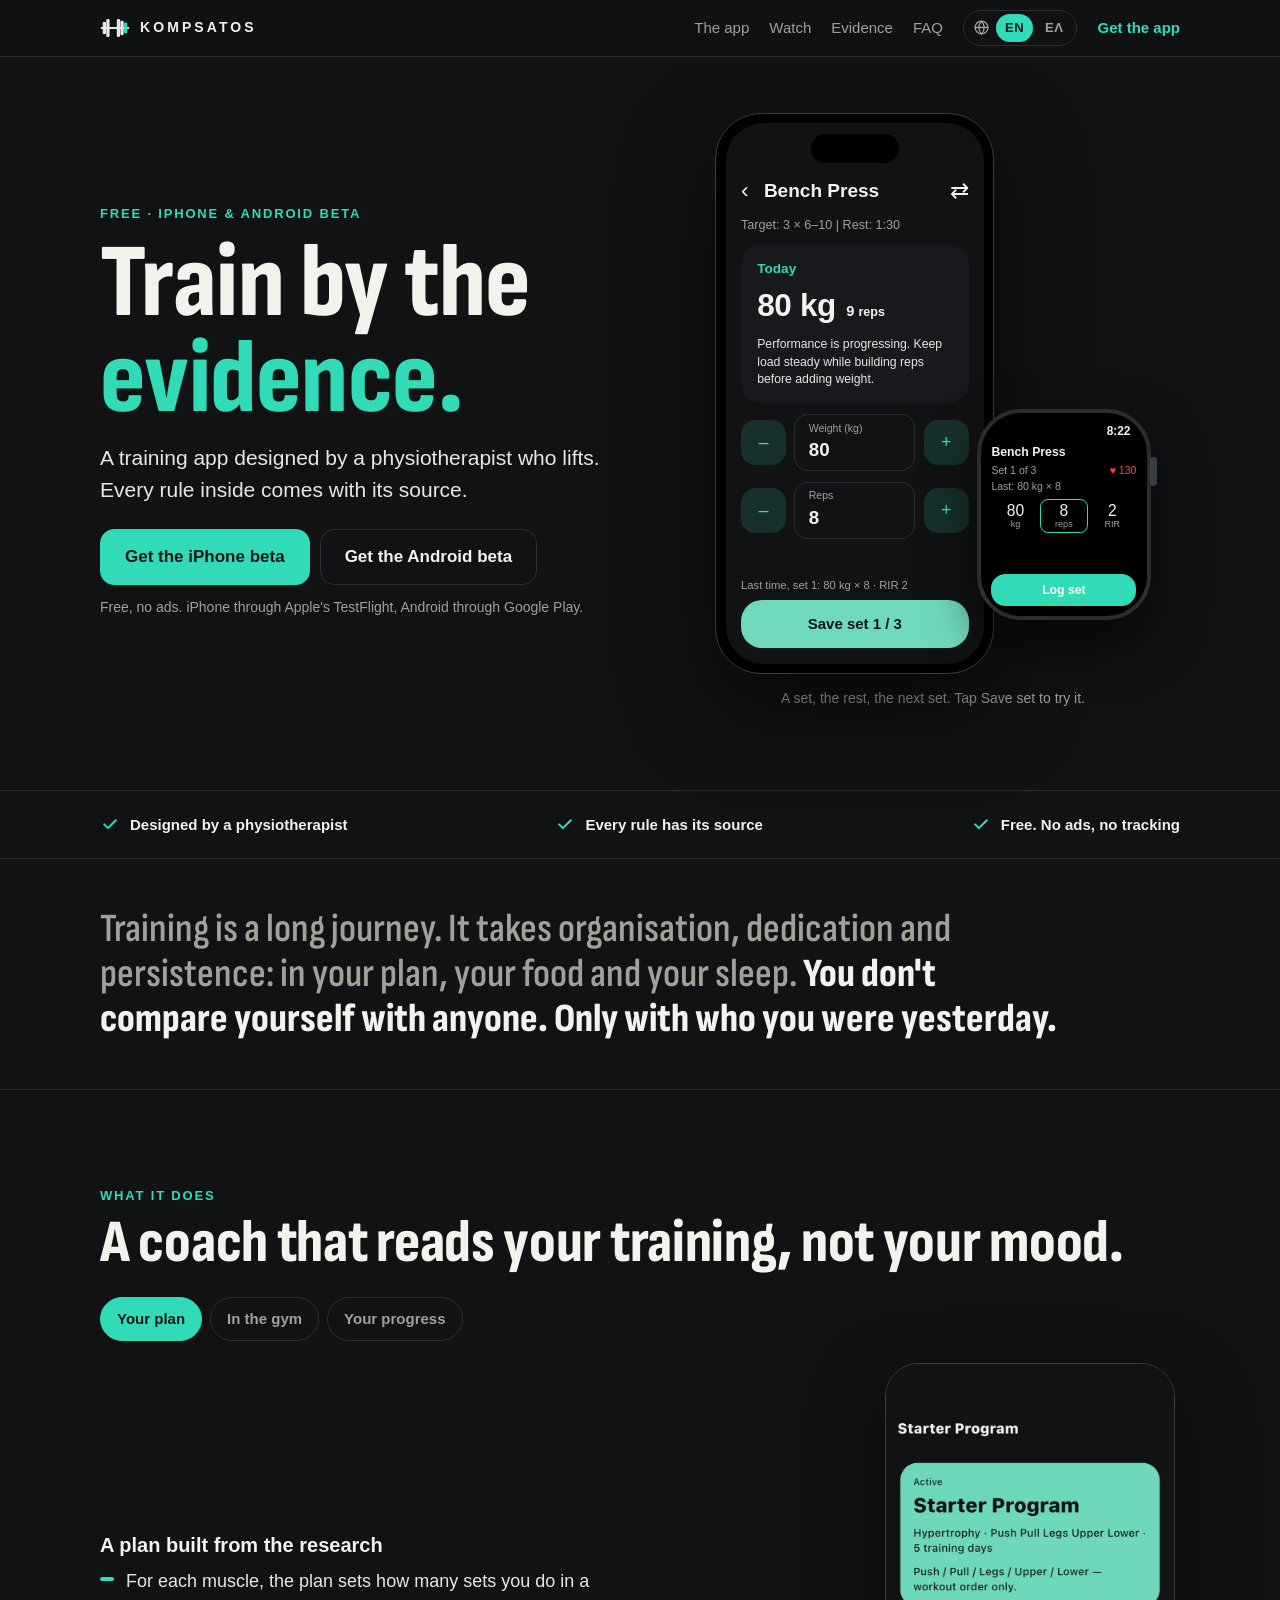
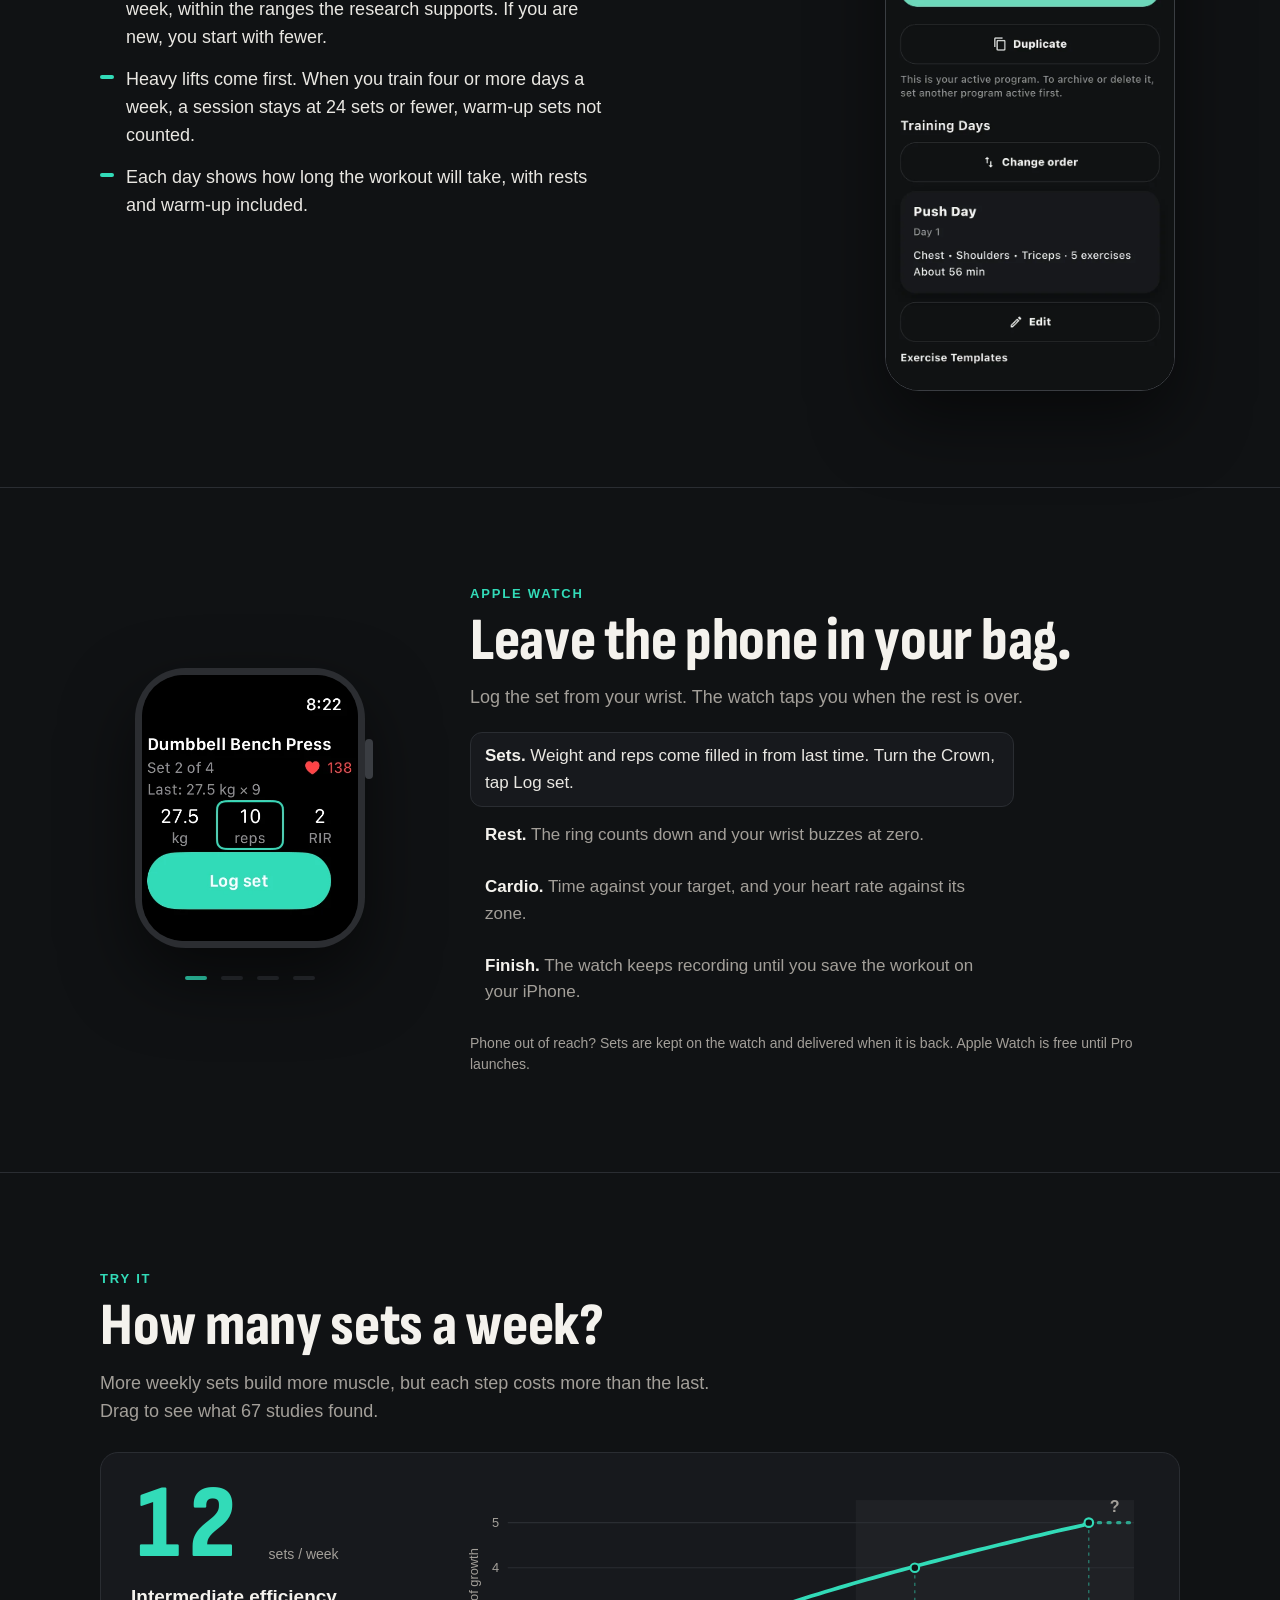
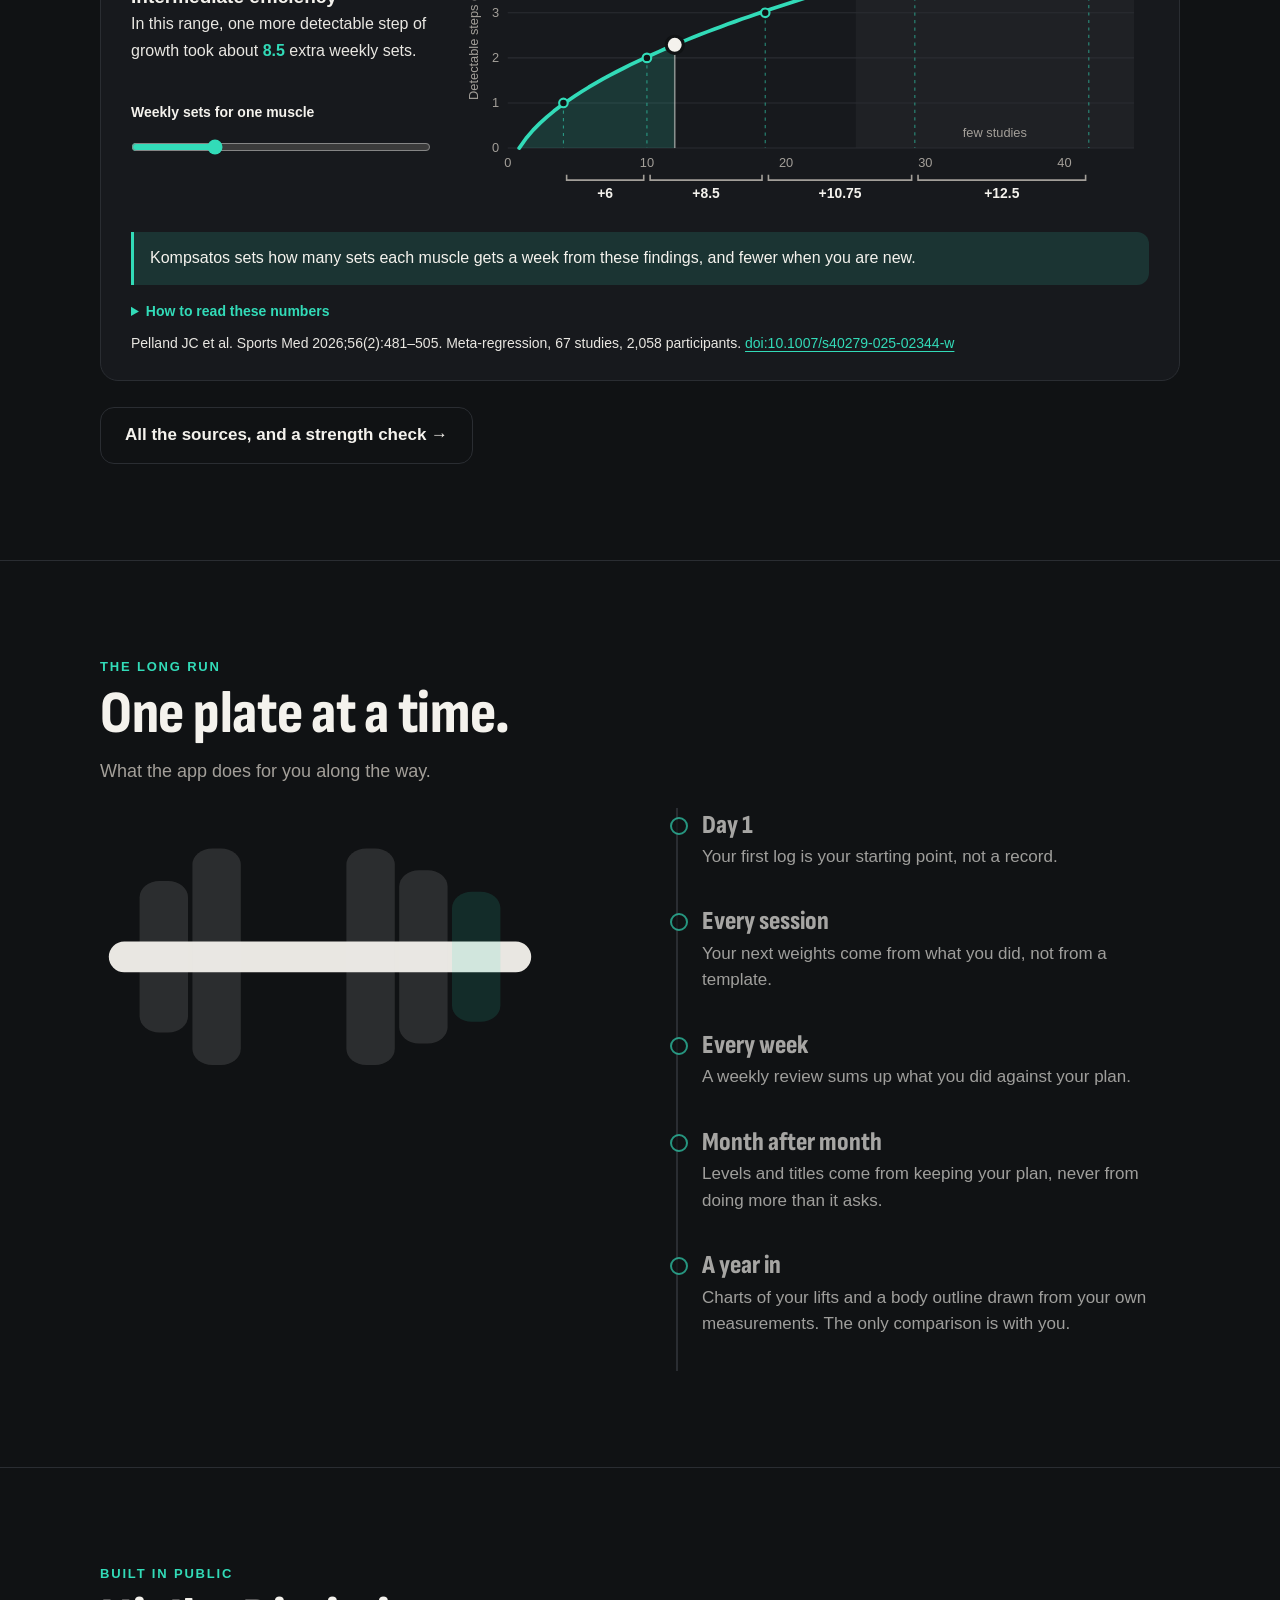
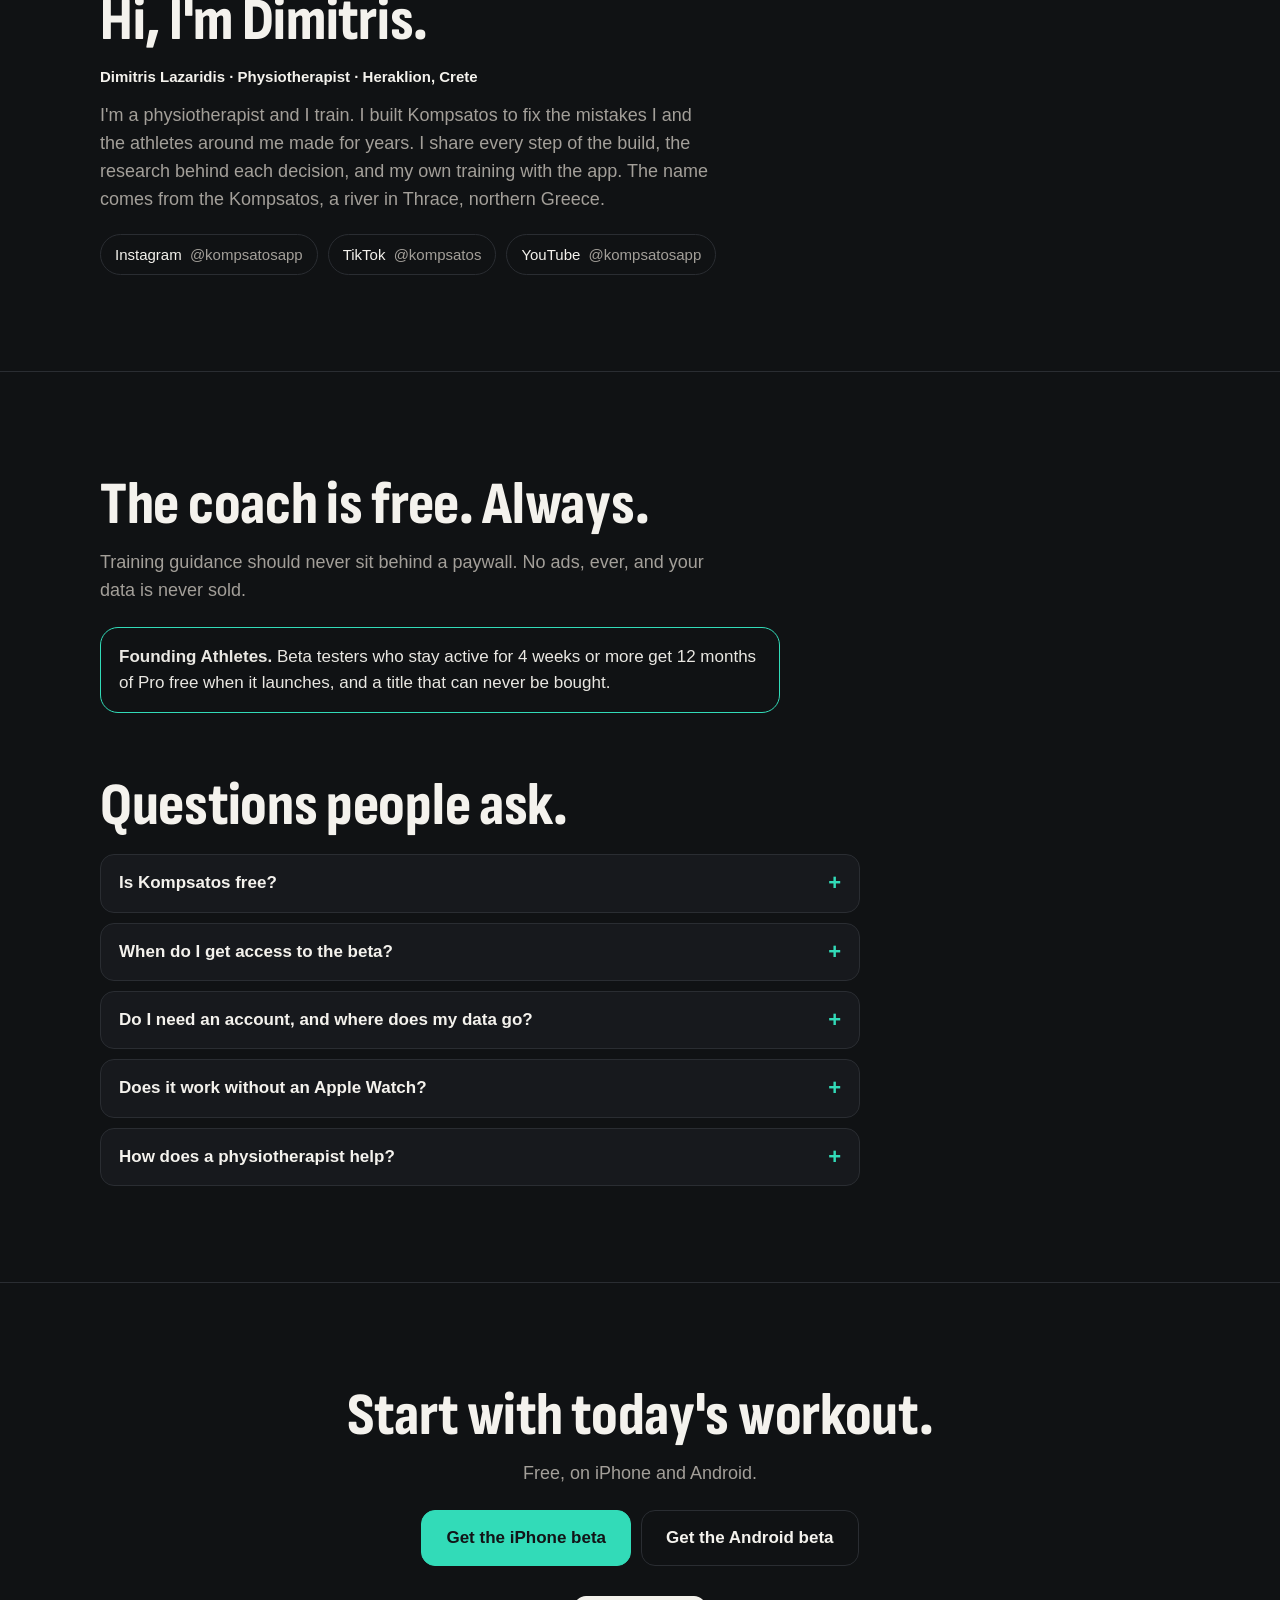
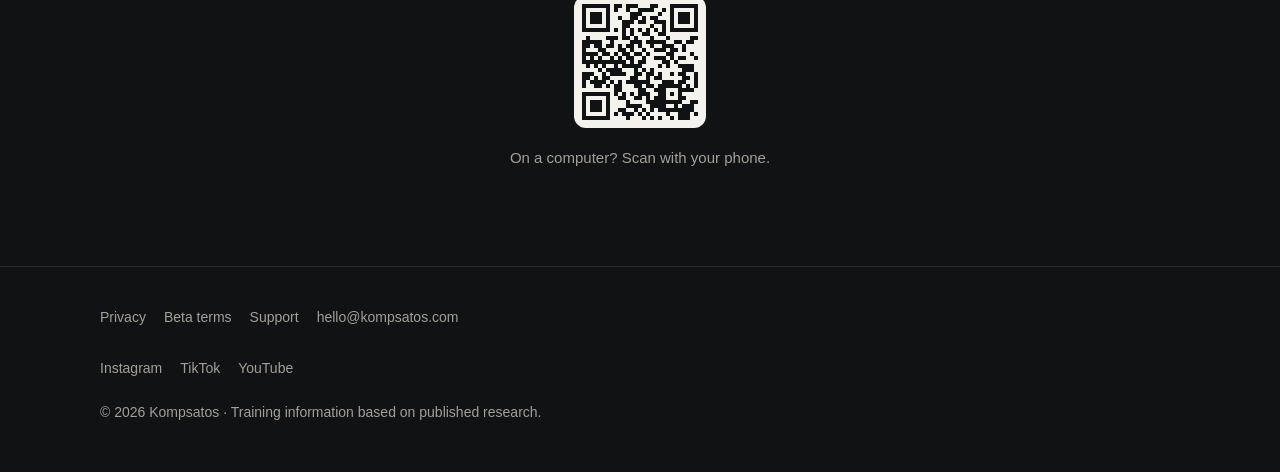
<file: index.html>
<!doctype html>
<html lang="en" data-os="desktop">
<head>
  <meta charset="utf-8">
  <meta name="viewport" content="width=device-width, initial-scale=1, viewport-fit=cover">
  <script>try{var l=localStorage.getItem('kLang');if(!l&&(navigator.language||'').toLowerCase().indexOf('el')===0)location.replace('el/'+location.hash)}catch(e){}</script>
  <title>Kompsatos — evidence-based training app for iPhone and Android</title>
  <meta name="description" content="Kompsatos is a training app built by a physiotherapist who lifts. Plans, load suggestions, records and an Apple Watch app, each rule with its source. Free on iPhone and Android.">
  <link rel="canonical" href="https://www.kompsatos.com/">
  <link rel="alternate" hreflang="en" href="https://www.kompsatos.com/">
  <link rel="alternate" hreflang="el" href="https://www.kompsatos.com/el/">
  <link rel="alternate" hreflang="x-default" href="https://www.kompsatos.com/">
  <meta property="og:type" content="website">
  <meta property="og:site_name" content="Kompsatos">
  <meta property="og:locale" content="en_US">
  <meta property="og:locale:alternate" content="el_GR">
  <meta property="og:title" content="Kompsatos — evidence-based training app for iPhone and Android">
  <meta property="og:description" content="Kompsatos is a training app built by a physiotherapist who lifts. Plans, load suggestions, records and an Apple Watch app, each rule with its source. Free on iPhone and Android.">
  <meta property="og:url" content="https://www.kompsatos.com/">
  <meta property="og:image" content="https://www.kompsatos.com/og.png">
  <meta property="og:image:width" content="1200">
  <meta property="og:image:height" content="630">
  <meta property="og:image:alt" content="Train by the evidence. Kompsatos.">
  <meta name="twitter:card" content="summary_large_image">
  <meta name="twitter:title" content="Kompsatos — evidence-based training app for iPhone and Android">
  <meta name="twitter:description" content="Kompsatos is a training app built by a physiotherapist who lifts. Plans, load suggestions, records and an Apple Watch app, each rule with its source. Free on iPhone and Android.">
  <meta name="twitter:image" content="https://www.kompsatos.com/og.png">
  <meta name="theme-color" content="#101214">
  <link rel="icon" href="/favicon.ico" sizes="32x32">
  <link rel="icon" href="/favicon.svg" type="image/svg+xml">
  <link rel="apple-touch-icon" href="/apple-touch-icon.png">
  <link rel="preload" href="fonts/sofia-sans-condensed-latin.woff2" as="font" type="font/woff2" crossorigin>
  <link rel="stylesheet" href="v2.css">
  <script type="application/ld+json">
{
 "@context": "https://schema.org",
 "@graph": [
  {
   "@type": "Organization",
   "@id": "https://www.kompsatos.com/#org",
   "name": "Kompsatos",
   "alternateName": [
    "KOMPSATOS",
    "Kompsatos app"
   ],
   "url": "https://www.kompsatos.com/",
   "logo": "https://www.kompsatos.com/apple-touch-icon.png",
   "email": "hello@kompsatos.com",
   "founder": {
    "@type": "Person",
    "name": "Dimitris Lazaridis",
    "jobTitle": "Physiotherapist"
   },
   "sameAs": [
    "https://www.instagram.com/kompsatosapp",
    "https://www.tiktok.com/@kompsatos",
    "https://www.youtube.com/@kompsatosapp"
   ]
  },
  {
   "@type": "WebSite",
   "@id": "https://www.kompsatos.com/#website",
   "name": "Kompsatos",
   "alternateName": [
    "KOMPSATOS",
    "Kompsatos app",
    "kompsatos.com"
   ],
   "url": "https://www.kompsatos.com/",
   "inLanguage": [
    "en",
    "el"
   ],
   "publisher": {
    "@id": "https://www.kompsatos.com/#org"
   }
  },
  {
   "@type": "SoftwareApplication",
   "name": "Kompsatos",
   "alternateName": "Kompsatos app",
   "url": "https://www.kompsatos.com/",
   "applicationCategory": "HealthApplication",
   "operatingSystem": "iOS, Android, watchOS",
   "description": "Kompsatos is a training app built by a physiotherapist who lifts. Plans, load suggestions, records and an Apple Watch app, each rule with its source. Free on iPhone and Android.",
   "inLanguage": [
    "en",
    "el"
   ],
   "offers": {
    "@type": "Offer",
    "price": "0",
    "priceCurrency": "EUR"
   },
   "author": {
    "@id": "https://www.kompsatos.com/#org"
   }
  },
  {
   "@type": "FAQPage",
   "mainEntity": [
    {
     "@type": "Question",
     "name": "Is Kompsatos free?",
     "acceptedAnswer": {
      "@type": "Answer",
      "text": "Yes. The coach is free, always: logging, plans, load suggestions, records, guidance, export of your data and the rest timer on your Lock Screen. A paid Pro tier is planned for extras such as full chart history (Free shows 3 months), Apple Watch, widgets and themes, at a planned €3.99 a month or €29.99 a year. Prices may change before launch."
     }
    },
    {
     "@type": "Question",
     "name": "When do I get access to the beta?",
     "acceptedAnswer": {
      "@type": "Answer",
      "text": "Right away. On iPhone, open the beta link, install Apple's TestFlight app if it asks, then tap Install. On Android it takes two steps, on the Android page. Places on iPhone are limited; if the beta is full, join the waitlist and you will hear from us when places open."
     }
    },
    {
     "@type": "Question",
     "name": "Do I need an account, and where does my data go?",
     "acceptedAnswer": {
      "@type": "Answer",
      "text": "No account is needed. As a guest everything stays on your phone. With an account, and only with your explicit consent, your training and your settings are backed up to a database in Frankfurt, Germany, so you can restore them on another phone. No ads, no analytics, and your data is never sold. Details in the privacy policy."
     }
    },
    {
     "@type": "Question",
     "name": "Does it work without an Apple Watch?",
     "acceptedAnswer": {
      "@type": "Answer",
      "text": "Yes. Everything works on the phone alone, on iPhone and on Android. The watch is an extra for logging from your wrist."
     }
    },
    {
     "@type": "Question",
     "name": "How does a physiotherapist help?",
     "acceptedAnswer": {
      "@type": "Answer",
      "text": "As a physiotherapist, I read the training research and turn it into the app: how many sets, how much weight, how much rest, which mistakes to avoid. If you have a question about the theory behind a rule, write to me. Pain or an injury needs an in-person assessment by a doctor or a physiotherapist."
     }
    }
   ]
  }
 ]
}
  </script>
</head>
<body>

<a class="skip" href="#main" data-i18n="skip">Skip to content</a>

<header class="site">
  <div class="wrap">
    <a class="brand" href="#top" aria-label="Kompsatos">
      <svg viewBox="0 0 100 100" aria-hidden="true"><rect x="2" y="46.5" width="96" height="7" rx="3.5" fill="#E9E7E2"/><rect x="9" y="29" width="11" height="42" rx="4.5" fill="#E9E7E2"/><rect x="21" y="20" width="11" height="60" rx="4.5" fill="#E9E7E2"/><rect x="56" y="20" width="11" height="60" rx="4.5" fill="#E9E7E2"/><rect x="68" y="26" width="11" height="48" rx="4.5" fill="#E9E7E2"/><rect x="80" y="32" width="11" height="36" rx="4.5" fill="#32DBB8"/></svg>
      KOMPSATOS
    </a>
    <nav aria-label="Sections">
      <a href="#features" data-i18n="nav.features">The app</a>
      <a href="#watch" data-i18n="nav.watch">Watch</a>
      <a href="#evidence" data-i18n="nav.evidence">Evidence</a>
      <a href="#faq" data-i18n="nav.faq">FAQ</a>
      <a class="lang" id="langBtn" href="el/" hreflang="el" aria-label="Ελληνικά"><svg viewBox="0 0 24 24" fill="none" stroke="currentColor" stroke-width="1.8" stroke-linecap="round" aria-hidden="true"><circle cx="12" cy="12" r="9"/><path d="M3 12h18M12 3c2.6 2.6 3.8 5.6 3.8 9s-1.2 6.4-3.8 9c-2.6-2.6-3.8-5.6-3.8-9S9.4 5.6 12 3z"/></svg><span class="lg" data-l="en">EN</span><span class="lg" data-l="el">ΕΛ</span></a>
      <a class="get" href="#get" data-i18n="nav.get">Get the app</a>
    </nav>
  </div>
</header>

<main id="main">
  <div id="viewHome">
  <div class="wrap" id="top">
    <div class="hero">
      <div>
        <div class="eyebrow" data-i18n="hero.eyebrow">Free · iPhone &amp; Android beta</div>
        <h1 data-i18n="hero.h1">Train by the <em>evidence.</em></h1>
        <p class="sub" data-i18n="hero.sub">A training app designed by a physiotherapist who lifts. Every rule inside comes with its source.</p>
        <div class="cta-row">
          <a class="btn ios" href="https://testflight.apple.com/join/EJnFbWZ6" data-i18n="cta.ios">Get the iPhone beta</a>
          <a class="btn ghost android" href="/android/" data-i18n="cta.android">Get the Android beta</a>
        </div>
        <p class="fine top" data-i18n="hero.fine">Free, no ads. iPhone through Apple's TestFlight, Android through Google Play.</p>
      </div>
      <div>
        <div class="stage">
          <div class="demo" id="demo" role="img" data-i18n-attr="aria-label:demo.aria" aria-label="Animated demo: a set is saved on the phone, the rest timer runs on the phone and the watch, and the next set is ready.">
            <div class="phone" aria-hidden="true">
              <div class="island"><svg viewBox="0 0 36 36"><circle class="ring-bg" cx="18" cy="18" r="14" fill="none" stroke-width="5"/><circle class="ring-fg" data-ring cx="18" cy="18" r="14" fill="none" stroke-width="5" stroke-linecap="round" transform="rotate(-90 18 18)"/></svg><b data-clock>1:30</b></div>
              <div class="scr">
                <div class="p-top"><span>‹</span><b data-i18n="demo.exercise">Bench Press</b><span>⇄</span></div>
                <div class="p-target" data-i18n="demo.target">Target: 3 × 6–10 | Rest: 1:30</div>
                <div class="p-rest"><div><div class="in"><svg viewBox="0 0 36 36"><circle class="ring-bg" cx="18" cy="18" r="14" fill="none" stroke-width="5"/><circle class="ring-fg" data-ring cx="18" cy="18" r="14" fill="none" stroke-width="5" stroke-linecap="round" transform="rotate(-90 18 18)"/></svg><div><small data-i18n="demo.rest">Rest</small><b data-clock>1:30</b></div></div></div></div>
                <div class="p-card">
                  <div class="p-lab" data-i18n="demo.today">Today</div>
                  <div class="p-big"><b>80 kg</b><span>9 <span data-i18n="demo.reps">reps</span></span></div>
                  <p class="p-note" data-i18n="demo.note">Performance is progressing. Keep load steady while building reps before adding weight.</p>
                </div>
                <div class="p-step"><span class="pm">–</span><div class="fld"><small data-i18n="demo.weight">Weight (kg)</small><b>80</b></div><span class="pm">+</span></div>
                <div class="p-step"><span class="pm">–</span><div class="fld"><small data-i18n="demo.repsLabel">Reps</small><b id="dReps">9</b></div><span class="pm" id="dPlus">+</span></div>
                <div class="p-foot"><small id="dLast"></small><div class="p-save" id="dSave"></div></div>
                <div class="saved-flash" id="dFlash"></div>
              </div>
            </div>
            <div class="watch" id="dWatch" aria-hidden="true">
              <div class="w-time">8:22</div>
              <div class="w-set">
                <div class="w-name" data-i18n="demo.exercise">Bench Press</div>
                <div class="w-row"><span id="wSet"></span><span class="hr">♥ <span data-hr>132</span></span></div>
                <div class="w-row"><span data-i18n="demo.wLast">Last: 80 kg × 8</span></div>
                <div class="w-vals"><div>80<small>kg</small></div><div class="sel"><span id="wReps">9</span><small data-i18n="demo.wReps">reps</small></div><div>2<small>RIR</small></div></div>
                <div class="w-log" data-i18n="demo.wLog">Log set</div>
              </div>
              <div class="w-rest">
                <svg viewBox="0 0 36 36"><circle class="ring-bg" cx="18" cy="18" r="14" fill="none" stroke-width="4.5"/><circle class="ring-fg" data-ring cx="18" cy="18" r="14" fill="none" stroke-width="4.5" stroke-linecap="round" transform="rotate(-90 18 18)"/></svg>
                <small data-i18n="demo.rest">Rest</small>
                <b data-clock>1:30</b>
                <span class="hr">♥ <span data-hr>132</span></span>
              </div>
            </div>
          </div>
        </div>
        <p class="demo-cap" data-i18n="demo.caption">A set, the rest, the next set. Tap Save set to try it.</p>
        <p class="fine under" style="text-align:center" data-i18n="hero.fine">Free, no ads. iPhone through Apple's TestFlight, Android through Google Play.</p>
      </div>
    </div>
  </div>

  <div class="band">
    <div class="wrap">
      <ul class="trust">
        <li><svg viewBox="0 0 24 24" fill="none" stroke="currentColor" stroke-width="2.4" stroke-linecap="round" stroke-linejoin="round" aria-hidden="true"><path d="M5 12.5l4.5 4.5L19 7.5"/></svg><span data-i18n="trust.1">Designed by a physiotherapist</span></li>
        <li><svg viewBox="0 0 24 24" fill="none" stroke="currentColor" stroke-width="2.4" stroke-linecap="round" stroke-linejoin="round" aria-hidden="true"><path d="M5 12.5l4.5 4.5L19 7.5"/></svg><span data-i18n="trust.2">Every rule has its source</span></li>
        <li><svg viewBox="0 0 24 24" fill="none" stroke="currentColor" stroke-width="2.4" stroke-linecap="round" stroke-linejoin="round" aria-hidden="true"><path d="M5 12.5l4.5 4.5L19 7.5"/></svg><span data-i18n="trust.3">Free. No ads, no tracking</span></li>
      </ul>
    </div>
  </div>

  <div class="band pillar">
    <div class="wrap"><p data-i18n="pillar.text">Training is a long journey. It takes organisation, dedication and persistence: in your plan, your food and your sleep. <strong>You don't compare yourself with anyone. Only with who you were yesterday.</strong></p></div>
  </div>

  <section id="features">
    <div class="wrap">
      <div class="eyebrow" data-i18n="feat.eyebrow">What it does</div>
      <h2 data-i18n="feat.h2">A coach that reads your training, not your mood.</h2>
      <div class="tabs" role="tablist" id="tabs">
        <button type="button" role="tab" id="tab1" aria-controls="panel" aria-selected="true" data-i18n="feat.tab1">Your plan</button>
        <button type="button" role="tab" id="tab2" aria-controls="panel" aria-selected="false" tabindex="-1" data-i18n="feat.tab2">In the gym</button>
        <button type="button" role="tab" id="tab3" aria-controls="panel" aria-selected="false" tabindex="-1" data-i18n="feat.tab3">Your progress</button>
      </div>
      <div class="panel" id="panel" role="tabpanel" aria-labelledby="tab1">
        <div><div class="shot"><img id="fImg" width="720" height="1565" decoding="async" loading="lazy" data-i18n-attr="src:img.program;alt:feat.1.alt" src="shots/en/program.webp" alt="Program screen: the active program with its training days, muscles per day and how long each day takes"></div><div class="fdots" aria-hidden="true"><i class="on"></i><i></i><i></i></div></div>
        <div class="copy">
          <h3 id="fH" data-i18n="feat.1.h">A plan built from the research</h3>
          <ul>
            <li id="fA" data-i18n="feat.1.a">For each muscle, the plan sets how many sets you do in a week, within the ranges the research supports. If you are new, you start with fewer.</li>
            <li id="fB" data-i18n="feat.1.b">Heavy lifts come first. When you train four or more days a week, a session stays at 24 sets or fewer, warm-up sets not counted.</li>
            <li id="fC" data-i18n="feat.1.c">Each day shows how long the workout will take, with rests and warm-up included.</li>
          </ul>
        </div>
      </div>
    </div>
  </section>

  <section id="watch">
    <div class="wrap watchsec">
      <div>
        <div class="wframe"><div class="clip">
          <img class="on" width="422" height="514" loading="lazy" decoding="async" data-i18n-attr="src:img.watch1;alt:watch.alt1" src="shots/en/watch1.webp" alt="Watch screen: Dumbbell Bench Press, set 2 of 4, heart rate 138, weight 27.5 kg, 10 reps, Log set button">
          <img width="422" height="514" loading="lazy" decoding="async" data-i18n-attr="src:img.watch2;alt:watch.alt2" src="shots/en/watch2.webp" alt="Watch screen: rest ring with 1:13 left">
          <img width="422" height="514" loading="lazy" decoding="async" data-i18n-attr="src:img.watch3;alt:watch.alt3" src="shots/en/watch3.webp" alt="Watch screen: incline treadmill, 7:52 of a 20:00 target, heart rate 138 in zone 135–140">
          <img width="422" height="514" loading="lazy" decoding="async" data-i18n-attr="src:img.watch4;alt:watch.alt4" src="shots/en/watch4.webp" alt="Watch screen: save the workout on your iPhone; the watch keeps recording until then">
        </div></div>
        <div class="wdots" id="wdots"></div>
      </div>
      <div>
        <div class="eyebrow" data-i18n="watch.eyebrow">Apple Watch</div>
        <h2 data-i18n="watch.h2">Leave the phone in your bag.</h2>
        <p class="lead" data-i18n="watch.lead">Log the set from your wrist. The watch taps you when the rest is over.</p>
        <ul class="wlist" id="wlist">
          <li class="on" data-i18n="watch.1"><strong>Sets.</strong> Weight and reps come filled in from last time. Turn the Crown, tap Log set.</li>
          <li data-i18n="watch.2"><strong>Rest.</strong> The ring counts down and your wrist buzzes at zero.</li>
          <li data-i18n="watch.3"><strong>Cardio.</strong> Time against your target, and your heart rate against its zone.</li>
          <li data-i18n="watch.4"><strong>Finish.</strong> The watch keeps recording until you save the workout on your iPhone.</li>
        </ul>
        <p class="fine" style="margin:16px 0 0" data-i18n="watch.fine">Phone out of reach? Sets are kept on the watch and delivered when it is back. Apple Watch is free until Pro launches.</p>
      </div>
    </div>
  </section>

  <section id="evidence">
    <div class="wrap">
      <div class="eyebrow" data-i18n="dose.eyebrow">Try it</div>
      <h2 data-i18n="dose.h2">How many sets a week?</h2>
      <p class="lead" data-i18n="dose.lead">More weekly sets build more muscle, but each step costs more than the last. Drag to see what 67 studies found.</p>
      <div class="dose">
        <div class="dose-grid">
          <div>
            <div class="dose-read">
              <div class="num" id="doseNum">12</div>
              <div class="unit" data-i18n="dose.unit">sets / week</div>
              <div class="dose-tier" aria-live="polite"><b class="name" id="doseName"></b><span id="doseText"></span></div>
            </div>
            <label for="doseRange" data-i18n="dose.label">Weekly sets for one muscle</label>
            <input type="range" id="doseRange" min="0" max="45" step="1" value="12">
          </div>
          <div>
            <svg id="doseSvg" viewBox="0 0 640 310" role="img" aria-labelledby="doseName doseText"></svg>
          </div>
        </div>
        <p class="dose-app" data-i18n="dose.app">Kompsatos sets how many sets each muscle gets a week from these findings, and fewer when you are new.</p>
        <details class="note"><summary data-i18n="note.sum">How to read these numbers</summary><p class="fine" data-i18n="dose.note">Averages across studies; people differ. A set that trains a muscle indirectly counts as half. One detectable step is a 2.05% gain in muscle size, the smallest effect the analysis could tell apart. The curve joins the tier limits of Table 3. Few studies go above about 25 sets, so estimates there are less certain.</p></details>
        <p class="fine dose-note"><cite><span data-i18n="dose.cite">Pelland JC et al. Sports Med 2026;56(2):481–505. Meta-regression, 67 studies, 2,058 participants.</span> <a href="https://doi.org/10.1007/s40279-025-02344-w">doi:10.1007/s40279-025-02344-w</a></cite></p>
      </div>

      <p style="margin:26px 0 0"><a class="btn ghost" href="evidence.html" data-i18n="r.more">All the sources, and a strength check →</a></p>
    </div>
  </section>

  <section id="journey">
    <div class="wrap">
      <div class="eyebrow" data-i18n="jr.eyebrow">The long run</div>
      <h2 data-i18n="jr.h2">One plate at a time.</h2>
      <p class="lead" data-i18n="jr.lead">What the app does for you along the way.</p>
      <div class="journey" id="jr" style="margin-top:22px">
        <div class="bar-sticky" aria-hidden="true">
          <svg viewBox="0 0 100 64"><rect x="2" y="28.5" width="96" height="7" rx="3.5" fill="#E9E7E2"/><rect class="pl on" x="9" y="11" width="11" height="42" rx="4.5" fill="#E9E7E2"/><rect class="pl on" x="21" y="2" width="11" height="60" rx="4.5" fill="#E9E7E2"/><rect class="pl on" x="56" y="2" width="11" height="60" rx="4.5" fill="#E9E7E2"/><rect class="pl on" x="68" y="8" width="11" height="48" rx="4.5" fill="#E9E7E2"/><rect class="pl on" x="80" y="14" width="11" height="36" rx="4.5" fill="#32DBB8"/></svg>
        </div>
        <ol class="miles">
          <li class="on"><span class="w" data-i18n="jr.1.w">Day 1</span><span class="t" data-i18n="jr.1.t">Your first log is your starting point, not a record.</span></li>
          <li class="on"><span class="w" data-i18n="jr.2.w">Every session</span><span class="t" data-i18n="jr.2.t">Your next weights come from what you did, not from a template.</span></li>
          <li class="on"><span class="w" data-i18n="jr.3.w">Every week</span><span class="t" data-i18n="jr.3.t">A weekly review sums up what you did against your plan.</span></li>
          <li class="on"><span class="w" data-i18n="jr.4.w">Month after month</span><span class="t" data-i18n="jr.4.t">Levels and titles come from keeping your plan, never from doing more than it asks.</span></li>
          <li class="on"><span class="w" data-i18n="jr.5.w">A year in</span><span class="t" data-i18n="jr.5.t">Charts of your lifts and a body outline drawn from your own measurements. The only comparison is with you.</span></li>
        </ol>
      </div>
    </div>
  </section>

  <section id="founder">
    <div class="wrap">
      <div class="eyebrow" data-i18n="fo.eyebrow">Built in public</div>
      <h2 data-i18n="fo.h2">Hi, I'm Dimitris.</h2>
      <p class="byline" data-i18n="fo.by">Dimitris Lazaridis · Physiotherapist · Heraklion, Crete</p>
      <p class="lead" data-i18n="fo.p">I'm a physiotherapist and I train. I built Kompsatos to fix the mistakes I and the athletes around me made for years. I share every step of the build, the research behind each decision, and my own training with the app. The name comes from the Kompsatos, a river in Thrace, northern Greece.</p>
      <div class="socials">
        <a href="https://www.instagram.com/kompsatosapp" rel="noopener">Instagram <span>@kompsatosapp</span></a>
        <a href="https://www.tiktok.com/@kompsatos" rel="noopener">TikTok <span>@kompsatos</span></a>
        <a href="https://www.youtube.com/@kompsatosapp" rel="noopener">YouTube <span>@kompsatosapp</span></a>
      </div>
    </div>
  </section>

  <section id="faq">
    <div class="wrap">
      <h2 data-i18n="pr.h2">The coach is free. Always.</h2>
      <p class="lead" data-i18n="pr.p">Training guidance should never sit behind a paywall. No ads, ever, and your data is never sold.</p>
      <p class="found" data-i18n="pr.found"><strong>Founding Athletes.</strong> Beta testers who stay active for 4 weeks or more get 12 months of Pro free when it launches, and a title that can never be bought.</p>
      <div class="faq">
        <h2 style="margin-top:30px" data-i18n="faq.h2">Questions people ask.</h2>
        <details><summary data-i18n="faq.1.q">Is Kompsatos free?</summary><p data-i18n="faq.1.a">Yes. The coach is free, always: logging, plans, load suggestions, records, guidance, export of your data and the rest timer on your Lock Screen. A paid Pro tier is planned for extras such as full chart history (Free shows 3 months), Apple Watch, widgets and themes, at a planned €3.99 a month or €29.99 a year. Prices may change before launch.</p></details>
        <details><summary data-i18n="faq.2.q">When do I get access to the beta?</summary><p data-i18n="faq.2.a">Right away. On iPhone, open the beta link, install Apple's TestFlight app if it asks, then tap Install. On Android it takes two steps, on the Android page. Places on iPhone are limited; if the beta is full, <a href="https://tally.so/r/2EMQMA">join the waitlist</a> and you will hear from us when places open.</p></details>
        <details><summary data-i18n="faq.3.q">Do I need an account, and where does my data go?</summary><p data-i18n="faq.3.a">No account is needed. As a guest everything stays on your phone. With an account, and only with your explicit consent, your training and your settings are backed up to a database in Frankfurt, Germany, so you can restore them on another phone. No ads, no analytics, and your data is never sold. Details in the <a href="privacy.html">privacy policy</a>.</p></details>
        <details><summary data-i18n="faq.4.q">Does it work without an Apple Watch?</summary><p data-i18n="faq.4.a">Yes. Everything works on the phone alone, on iPhone and on Android. The watch is an extra for logging from your wrist.</p></details>
        <details><summary data-i18n="faq.5.q">How does a physiotherapist help?</summary><p data-i18n="faq.5.a">As a physiotherapist, I read the training research and turn it into the app: how many sets, how much weight, how much rest, which mistakes to avoid. If you have a question about the theory behind a rule, <a href="mailto:hello@kompsatos.com">write to me</a>. Pain or an injury needs an in-person assessment by a doctor or a physiotherapist.</p></details>
      </div>
    </div>
  </section>

  <section id="get" class="get">
    <div class="wrap"><span id="beta"></span>
      <h2 data-i18n="get.h2">Start with today's workout.</h2>
      <p class="lead" data-i18n="get.p">Free, on iPhone and Android.</p>
      <div class="cta-row">
        <a class="btn ios" href="https://testflight.apple.com/join/EJnFbWZ6" data-i18n="cta.ios">Get the iPhone beta</a>
        <a class="btn ghost android" href="/android/" data-i18n="cta.android">Get the Android beta</a>
      </div>
      <div class="qr"><span role="img" data-i18n-attr="aria-label:get.qr.alt" aria-label="QR code that opens kompsatos.com on your phone"><svg xmlns="http://www.w3.org/2000/svg" width="132" height="132" class="segno"><g transform="scale(4)"><path fill="#f4f2ed" d="M0 0h33v33h-33z"/><path class="qrline" stroke="#101214" d="M2 2.5h7m1 0h2m1 0h3m3 0h2m3 0h7m-29 1h1m5 0h1m1 0h1m2 0h1m2 0h4m2 0h1m1 0h1m5 0h1m-29 1h1m1 0h3m1 0h1m5 0h3m4 0h1m2 0h1m1 0h3m1 0h1m-29 1h1m1 0h3m1 0h1m2 0h1m2 0h2m1 0h1m1 0h2m3 0h1m1 0h3m1 0h1m-29 1h1m1 0h3m1 0h1m3 0h3m1 0h2m2 0h3m1 0h1m1 0h3m1 0h1m-29 1h1m5 0h1m3 0h2m5 0h1m2 0h1m1 0h1m5 0h1m-29 1h7m1 0h1m1 0h1m1 0h1m1 0h1m1 0h1m1 0h1m1 0h1m1 0h7m-19 1h1m1 0h1m2 0h2m2 0h2m-20 1h1m4 0h3m1 0h2m1 0h1m3 0h1m3 0h1m5 0h2m-29 1h5m2 0h1m4 0h3m1 0h5m2 0h2m1 0h2m-28 1h2m1 0h2m1 0h2m1 0h1m1 0h2m1 0h1m2 0h1m2 0h3m2 0h1m-26 1h1m3 0h2m3 0h2m1 0h1m2 0h1m2 0h3m1 0h2m1 0h1m-26 1h4m1 0h2m1 0h1m1 0h2m1 0h2m1 0h1m4 0h2m4 0h1m-28 1h1m1 0h1m1 0h1m2 0h1m1 0h1m1 0h2m2 0h1m2 0h3m1 0h1m1 0h2m2 0h1m-29 1h11m1 0h1m1 0h2m4 0h2m1 0h1m-23 1h1m1 0h1m1 0h1m2 0h1m1 0h5m4 0h1m1 0h1m2 0h4m-24 1h1m1 0h4m3 0h1m1 0h1m1 0h1m7 0h3m-28 1h3m2 0h1m1 0h4m2 0h2m1 0h2m1 0h1m2 0h1m1 0h2m2 0h1m-29 1h2m1 0h1m1 0h2m5 0h2m2 0h1m1 0h2m5 0h2m1 0h1m-29 1h1m1 0h4m1 0h1m1 0h1m1 0h6m3 0h3m1 0h2m2 0h1m-29 1h1m2 0h2m1 0h1m1 0h2m3 0h2m1 0h2m1 0h6m1 0h1m1 0h1m-21 1h2m4 0h2m2 0h3m3 0h4m-28 1h7m1 0h1m1 0h1m1 0h1m1 0h3m2 0h2m1 0h1m1 0h1m-25 1h1m5 0h1m2 0h2m2 0h2m1 0h1m1 0h3m3 0h2m-26 1h1m1 0h3m1 0h1m4 0h1m4 0h9m2 0h2m-29 1h1m1 0h3m1 0h1m4 0h4m2 0h4m2 0h1m1 0h3m-28 1h1m1 0h3m1 0h1m2 0h2m2 0h1m1 0h1m1 0h1m1 0h9m-28 1h1m5 0h1m1 0h1m1 0h3m1 0h1m1 0h1m4 0h1m2 0h3m1 0h1m-29 1h7m4 0h1m3 0h1m1 0h1m1 0h1m2 0h1m1 0h3"/></g></svg></span><span data-i18n="get.qr">On a computer? Scan with your phone.</span></div>
    </div>
  </section>
  </div>
</main>

<footer class="site">
  <div class="wrap">
    <div><a href="privacy.html" data-i18n="ft.privacy">Privacy</a><a href="terms.html" data-i18n="ft.terms">Beta terms</a><a href="support.html" data-i18n="ft.support">Support</a><a href="mailto:hello@kompsatos.com">hello@kompsatos.com</a></div>
    <div><a href="https://www.instagram.com/kompsatosapp" rel="noopener">Instagram</a><a href="https://www.tiktok.com/@kompsatos" rel="noopener">TikTok</a><a href="https://www.youtube.com/@kompsatosapp" rel="noopener">YouTube</a></div>
    <div data-i18n="ft.legal">© 2026 Kompsatos · Training information based on published research.</div>
  </div>
</footer>

<div class="dock" id="dock">
  <b data-i18n="bar.text">Kompsatos · free</b>
  <a class="btn" id="dockBtn" href="#get" data-i18n="bar.cta">Get the app</a>
</div>

<script>window.K={"fixed":true,"lang":"en","str":{"cta.ios.short":{"en":"iPhone beta"},"cta.android.short":{"en":"Android beta"},"demo.last":{"en":"Last time, set {n}: 80 kg × 8 · RIR 2"},"demo.save":{"en":"Save set {n} / 3"},"demo.wSet":{"en":"Set {n} of 3"},"feat.eyebrow":{"en":"What it does"},"feat.h2":{"en":"A coach that reads your training, not your mood."},"feat.tab1":{"en":"Your plan"},"feat.tab2":{"en":"In the gym"},"feat.tab3":{"en":"Your progress"},"feat.1.h":{"en":"A plan built from the research"},"feat.1.a":{"en":"For each muscle, the plan sets how many sets you do in a week, within the ranges the research supports. If you are new, you start with fewer."},"feat.1.b":{"en":"Heavy lifts come first. When you train four or more days a week, a session stays at 24 sets or fewer, warm-up sets not counted."},"feat.1.c":{"en":"Each day shows how long the workout will take, with rests and warm-up included."},"feat.2.h":{"en":"Made for the gym floor"},"feat.2.a":{"en":"The app suggests how much weight to use next, from your own recent workouts. On machines and cables it only looks at the same machine, because the same number can feel different on another one."},"feat.2.b":{"en":"The rest timer runs on your Lock Screen and in the Dynamic Island on iPhone, and in a notification on Android."},"feat.2.c":{"en":"It shows which plates go on each side of the bar, suggests warm-up sets, keeps a note on any set, and undoes a wrong tap."},"feat.3.h":{"en":"Records that are real"},"feat.3.a":{"en":"Your first log of an exercise is your starting point, not a record. Records count per exercise and per machine."},"feat.3.b":{"en":"172 achievements and 100 levels. Points come from keeping your plan, never from extra volume."},"feat.3.c":{"en":"Sleep, body weight and waist trends next to your training. Export everything to CSV, JSON or PDF, free."},"feat.1.alt":{"en":"Program screen: the active program with its training days, muscles per day and how long each day takes"},"feat.2.alt":{"en":"Set logging screen for the bench press: last session, today's suggested load and reps, and the Save set button"},"feat.3.alt":{"en":"Personal Records screen: the latest records per exercise"},"watch.dot":{"en":"Show watch screen {n}"},"dose.unit":{"en":"sets / week"},"dose.y":{"en":"Detectable steps of growth"},"dose.few":{"en":"few studies"},"dose.t0.name":{"en":"Below the minimum"},"dose.t0.text":{"en":"Detectable growth started at about 4 weekly sets."},"dose.t1.name":{"en":"Minimum effective dose"},"dose.t1.text":{"en":"Enough for detectable growth."},"dose.t2.name":{"en":"Higher efficiency"},"dose.t3.name":{"en":"Intermediate efficiency"},"dose.t4.name":{"en":"Lower efficiency"},"dose.t5.name":{"en":"Lowest efficiency"},"dose.cost":{"en":"In this range, one more detectable step of growth took about <b>{n}</b> extra weekly sets."},"dose.t6.name":{"en":"Unclear"},"dose.t6.text":{"en":"Too few studies to say. Growth may even be lower."},"st.p10":{"en":"Powerlifter level"},"st.p50":{"en":"Powerlifter median"},"st.p90":{"en":"Top 10% of powerlifters"},"st.p10s":{"en":"10th"},"st.p50s":{"en":"median"},"st.p90s":{"en":"90th"},"st.below":{"en":"Below the first mark. These marks come from competitors, a small and very strong group. Next mark: <b>{next}</b>, <b>{kg} kg</b> more on your estimated max."},"st.at":{"en":"Reached: <b>{level}</b>. Next mark: <b>{next}</b>, <b>{kg} kg</b> more on your estimated max."},"st.top":{"en":"Reached: <b>{level}</b>, the highest mark here."},"st.invalid":{"en":"Enter a body weight, a weight on the bar and 1 to 10 reps."},"img.program":{"en":"shots/en/program.webp"},"img.logging":{"en":"shots/en/logging.webp"},"img.records":{"en":"shots/en/records.webp"},"img.watch1":{"en":"shots/en/watch1.webp"},"img.watch2":{"en":"shots/en/watch2.webp"},"img.watch3":{"en":"shots/en/watch3.webp"},"img.watch4":{"en":"shots/en/watch4.webp"}}};</script>
<script src="v2.js" defer></script>
</body>
</html>
</file>
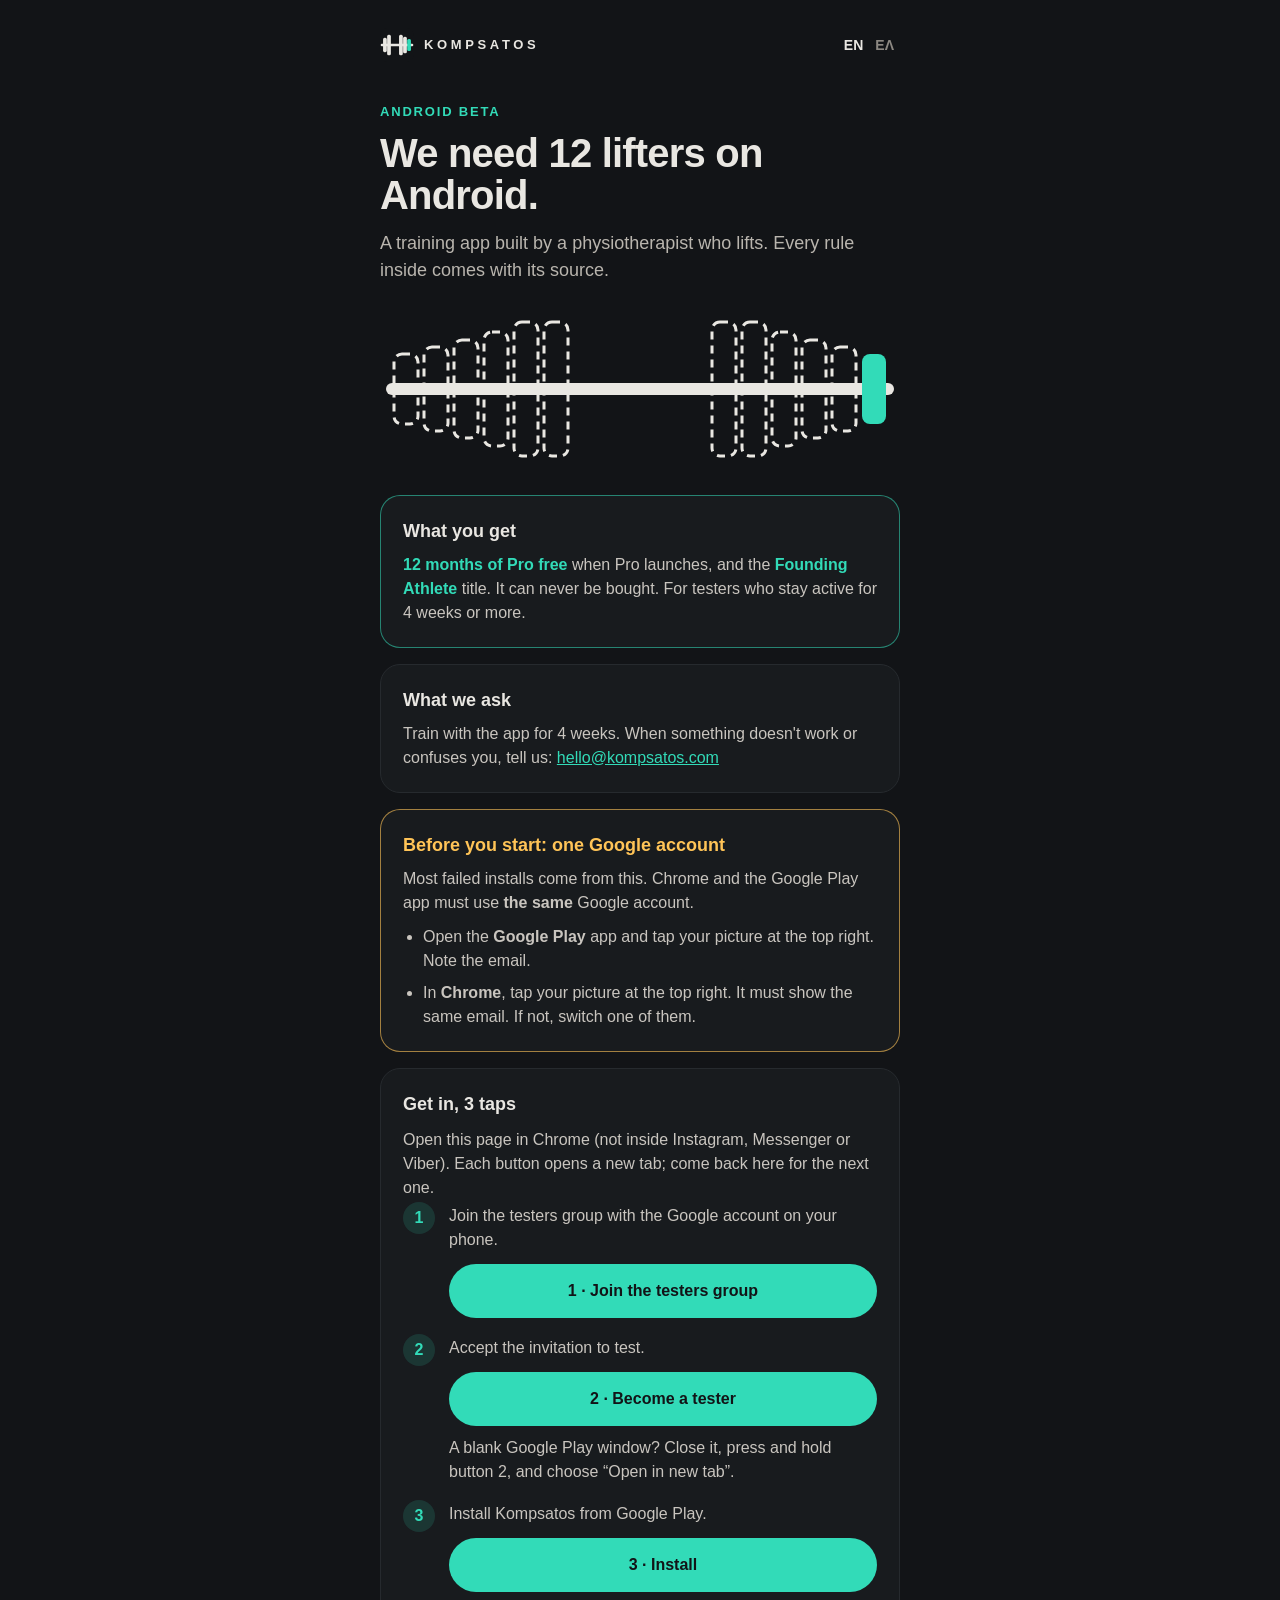
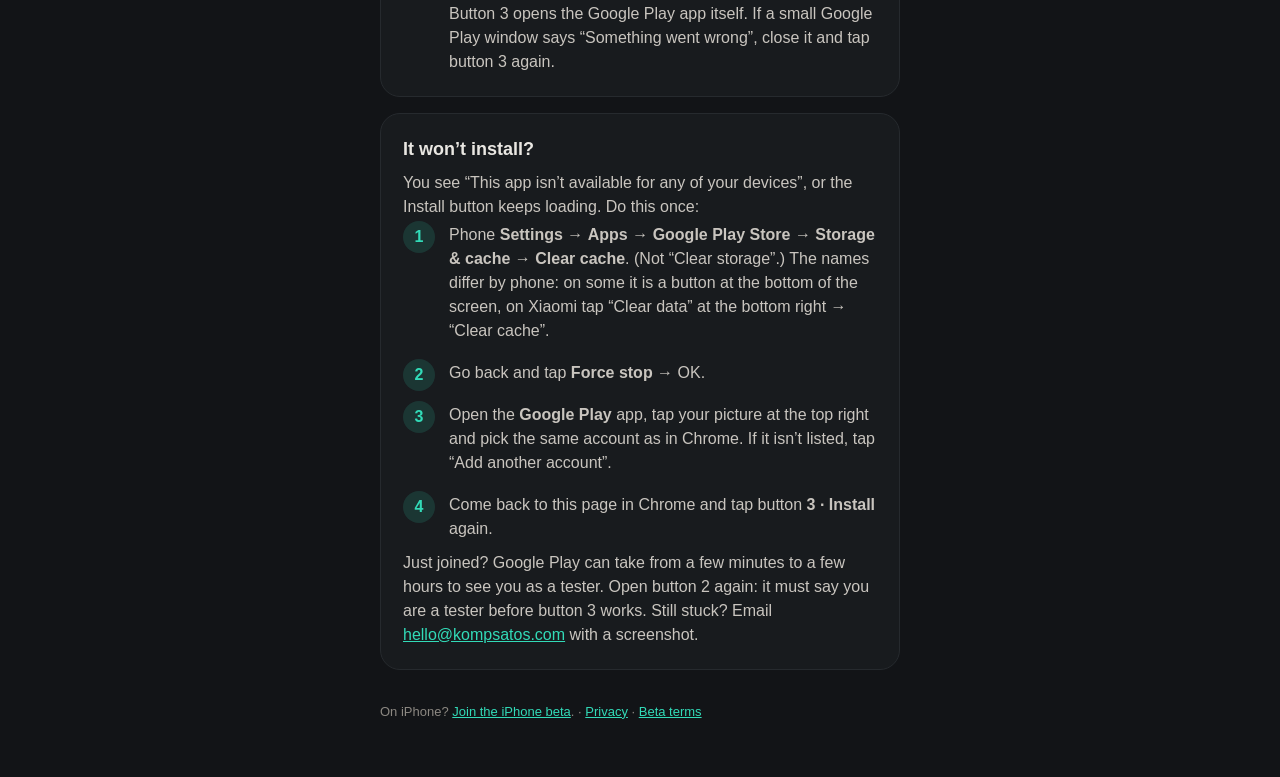
<file: android/index.html>
<!doctype html>
<html lang="en">
<head>
  <meta charset="utf-8">
  <meta name="viewport" content="width=device-width, initial-scale=1">
  <title>12 spots for Android lifters — Kompsatos</title>
  <meta name="description" content="Kompsatos needs 12 lifters on Android. Train with the app for 4 weeks and get 12 months of Pro free and the Founding Athlete title.">
  <link rel="canonical" href="https://www.kompsatos.com/android/">
  <meta property="og:type" content="website">
  <meta property="og:site_name" content="Kompsatos">
  <meta property="og:title" content="12 spots for Android lifters — Kompsatos">
  <meta property="og:description" content="Train with Kompsatos for 4 weeks. Get 12 months of Pro free and the Founding Athlete title.">
  <meta property="og:url" content="https://www.kompsatos.com/android/">
  <meta property="og:image" content="https://www.kompsatos.com/og.png">
  <meta name="twitter:card" content="summary_large_image">
  <meta name="theme-color" content="#121417">
  <link rel="icon" href="/favicon.ico" sizes="32x32">
  <link rel="icon" href="/favicon.svg" type="image/svg+xml">
  <link rel="apple-touch-icon" href="/apple-touch-icon.png">
  <style>
    *{box-sizing:border-box;margin:0;padding:0}
    body{background:#121417;color:#E9E7E2;font-family:-apple-system,BlinkMacSystemFont,"Segoe UI",Roboto,Inter,Arial,sans-serif;line-height:1.5;-webkit-font-smoothing:antialiased}
    a{color:#32DBB8}
    .wrap{max-width:560px;margin:0 auto;padding:28px 20px 56px}
    .top{display:flex;justify-content:space-between;align-items:center;margin-bottom:40px}
    .brand{display:flex;align-items:center;gap:10px;font-weight:800;letter-spacing:.28em;font-size:13px;color:#E9E7E2;text-decoration:none}
    .brand svg{width:34px;height:34px}
    .lang button{background:none;border:0;color:#8C8882;font:inherit;font-size:14px;font-weight:600;cursor:pointer;padding:4px 6px}
    .lang button[aria-pressed="true"]{color:#E9E7E2}
    .eyebrow{color:#32DBB8;font-weight:800;letter-spacing:.14em;font-size:13px;margin-bottom:10px}
    h1{font-size:40px;line-height:1.05;letter-spacing:-.02em;font-weight:800}
    .sub{color:#B9B5AE;font-size:18px;margin-top:14px}
    .bar{margin:30px 0 8px}
    .card{background:#181B1E;border:1px solid #262A2E;border-radius:20px;padding:22px;margin-top:16px}
    .card h2{font-size:18px;margin-bottom:8px}
    .card p,.card li{color:#C9C5BF;font-size:16px}
    .gift{border-color:rgba(50,219,184,.55)}
    .gift b{color:#32DBB8}
    ol{list-style:none;counter-reset:s}
    ol li{counter-increment:s;position:relative;padding-left:46px;margin-top:18px}
    ol li:first-child{margin-top:4px}
    ol li::before{content:counter(s);position:absolute;left:0;top:-2px;width:32px;height:32px;border-radius:50%;background:rgba(50,219,184,.14);color:#32DBB8;font-weight:800;display:flex;align-items:center;justify-content:center}
    .btn{display:block;text-align:center;background:#32DBB8;color:#121417;font-weight:800;text-decoration:none;border-radius:999px;padding:15px 18px;margin-top:12px;font-size:16px}
    .btn.alt{background:transparent;color:#32DBB8;border:2px solid #32DBB8}
    .note{color:#8C8882;font-size:13px;margin-top:10px}
    .warn{border-color:rgba(255,196,87,.6)}
    .warn h2{color:#FFC457}
    .checks{margin:10px 0 0 20px}
    .checks li{margin-top:8px}
    .foot{color:#8C8882;font-size:13px;margin-top:32px}
    [data-l]{display:none}
    html[lang="en"] [data-l="en"],html[lang="el"] [data-l="el"]{display:revert}
  </style>
</head>
<body>
<div class="wrap">
  <div class="top">
    <a class="brand" href="/"><svg viewBox="0 0 100 100" aria-hidden="true"><rect width="100" height="100" rx="22.5" fill="#121417"/><rect x="2" y="46.5" width="96" height="7" rx="3.5" fill="#E9E7E2"/><rect x="9" y="29" width="11" height="42" rx="4.5" fill="#E9E7E2"/><rect x="21" y="20" width="11" height="60" rx="4.5" fill="#E9E7E2"/><rect x="56" y="20" width="11" height="60" rx="4.5" fill="#E9E7E2"/><rect x="68" y="26" width="11" height="48" rx="4.5" fill="#E9E7E2"/><rect x="80" y="32" width="11" height="36" rx="4.5" fill="#32DBB8"/></svg>KOMPSATOS</a>
    <div class="lang"><button type="button" data-set="en">EN</button><button type="button" data-set="el">ΕΛ</button></div>
  </div>

  <div class="eyebrow" data-l="en">ANDROID BETA</div>
  <div class="eyebrow" data-l="el">ANDROID BETA</div>
  <h1 data-l="en">We need 12 lifters on Android.</h1>
  <h1 data-l="el">Ψάχνουμε 12 αθλητές με Android.</h1>
  <p class="sub" data-l="en">A training app built by a physiotherapist who lifts. Every rule inside comes with its source.</p>
  <p class="sub" data-l="el">Εφαρμογή προπόνησης από φυσικοθεραπευτή που προπονείται. Κάθε κανόνας της έχει την πηγή του.</p>

  <svg class="bar" viewBox="0 0 520 150" width="100%" aria-hidden="true">
    <rect x="6" y="69" width="508" height="12" rx="6" fill="#E9E7E2"/>
    <g fill="none" stroke="#E9E7E2" stroke-width="3" stroke-dasharray="8 6">
      <rect x="14" y="40" width="24" height="70" rx="8"/><rect x="44" y="33" width="24" height="84" rx="8"/><rect x="74" y="26" width="24" height="98" rx="8"/><rect x="104" y="18" width="24" height="114" rx="8"/><rect x="134" y="8" width="24" height="134" rx="8"/><rect x="164" y="8" width="24" height="134" rx="8"/>
      <rect x="332" y="8" width="24" height="134" rx="8"/><rect x="362" y="8" width="24" height="134" rx="8"/><rect x="392" y="18" width="24" height="114" rx="8"/><rect x="422" y="26" width="24" height="98" rx="8"/><rect x="452" y="33" width="24" height="84" rx="8"/>
    </g>
    <rect x="482" y="40" width="24" height="70" rx="8" fill="#32DBB8"/>
  </svg>

  <div class="card gift">
    <h2 data-l="en">What you get</h2>
    <h2 data-l="el">Τι παίρνεις</h2>
    <p data-l="en"><b>12 months of Pro free</b> when Pro launches, and the <b>Founding Athlete</b> title. It can never be bought. For testers who stay active for 4 weeks or more.</p>
    <p data-l="el"><b>12 μήνες Pro δωρεάν</b> όταν έρθει το Pro, και τον τίτλο <b>Founding Athlete</b>, που δεν αγοράζεται ποτέ. Για όσους μείνουν ενεργοί 4 εβδομάδες ή περισσότερο.</p>
  </div>

  <div class="card">
    <h2 data-l="en">What we ask</h2>
    <h2 data-l="el">Τι ζητάμε</h2>
    <p data-l="en">Train with the app for 4 weeks. When something doesn't work or confuses you, tell us: <a href="mailto:hello@kompsatos.com">hello@kompsatos.com</a></p>
    <p data-l="el">Προπονήσου με την εφαρμογή 4 εβδομάδες. Όταν κάτι δεν δουλεύει ή σε μπερδεύει, πες μας: <a href="mailto:hello@kompsatos.com">hello@kompsatos.com</a></p>
  </div>

  <div class="card warn">
    <h2 data-l="en">Before you start: one Google account</h2>
    <h2 data-l="el">Πριν ξεκινήσεις: ένας λογαριασμός Google</h2>
    <p data-l="en">Most failed installs come from this. Chrome and the Google Play app must use <b>the same</b> Google account.</p>
    <p data-l="el">Από εδώ ξεκινούν σχεδόν όλες οι αποτυχημένες εγκαταστάσεις. Το Chrome και η εφαρμογή Google Play πρέπει να έχουν <b>τον ίδιο</b> λογαριασμό Google.</p>
    <ul class="checks">
      <li data-l="en">Open the <b>Google Play</b> app and tap your picture at the top right. Note the email.</li>
      <li data-l="en">In <b>Chrome</b>, tap your picture at the top right. It must show the same email. If not, switch one of them.</li>
      <li data-l="el">Άνοιξε την εφαρμογή <b>Google Play</b> και πάτα την εικόνα σου πάνω δεξιά. Δες ποιο email γράφει.</li>
      <li data-l="el">Στο <b>Chrome</b> πάτα την εικόνα σου πάνω δεξιά. Πρέπει να γράφει το ίδιο email. Αν όχι, άλλαξε το ένα από τα δύο.</li>
    </ul>
  </div>

  <div class="card">
    <h2 data-l="en">Get in, 3 taps</h2>
    <h2 data-l="el">Μπες με 3 πατήματα</h2>
    <p class="note" data-l="en">Open this page in Chrome (not inside Instagram, Messenger or Viber). Each button opens a new tab; come back here for the next one.</p>
    <p class="note" data-l="el">Άνοιξε αυτή τη σελίδα στο Chrome (όχι μέσα από Instagram, Messenger ή Viber). Κάθε κουμπί ανοίγει νέα καρτέλα· γύρνα εδώ για το επόμενο.</p>
    <ol>
      <li>
        <span data-l="en">Join the testers group with the Google account on your phone.</span>
        <span data-l="el">Γράψου στην ομάδα δοκιμαστών με τον λογαριασμό Google του κινητού σου.</span>
        <a class="btn" href="https://groups.google.com/g/kompsatos-testers" target="_blank" rel="noopener"><span data-l="en">1 · Join the testers group</span><span data-l="el">1 · Ομάδα δοκιμαστών</span></a>
      </li>
      <li>
        <span data-l="en">Accept the invitation to test.</span>
        <span data-l="el">Αποδέξου τη συμμετοχή στη δοκιμή.</span>
        <a class="btn" href="https://play.google.com/apps/testing/com.dimitrislazaridis.coachapp" target="_blank" rel="noopener"><span data-l="en">2 · Become a tester</span><span data-l="el">2 · Γίνε δοκιμαστής</span></a>
        <p class="note" data-l="en">A blank Google Play window? Close it, press and hold button 2, and choose “Open in new tab”.</p>
        <p class="note" data-l="el">Βλέπεις λευκό παράθυρο του Google Play; Κλείσ' το, κράτα πατημένο το κουμπί 2 και διάλεξε «Άνοιγμα σε νέα καρτέλα».</p>
      </li>
      <li>
        <span data-l="en">Install Kompsatos from Google Play.</span>
        <span data-l="el">Εγκατάστησε το Kompsatos από το Google Play.</span>
        <a class="btn" href="intent://details?id=com.dimitrislazaridis.coachapp#Intent;scheme=market;package=com.android.vending;S.browser_fallback_url=https%3A%2F%2Fplay.google.com%2Fstore%2Fapps%2Fdetails%3Fid%3Dcom.dimitrislazaridis.coachapp;end"><span data-l="en">3 · Install</span><span data-l="el">3 · Εγκατάσταση</span></a>
        <p class="note" data-l="en">Button 3 opens the Google Play app itself. If a small Google Play window says “Something went wrong”, close it and tap button 3 again.</p>
        <p class="note" data-l="el">Το κουμπί 3 ανοίγει την ίδια την εφαρμογή Google Play. Αν ένα μικρό παράθυρο του Google Play γράψει «Σφάλμα», κλείσ' το και πάτα ξανά το κουμπί 3.</p>
      </li>
    </ol>
  </div>

  <div class="card" id="help">
    <h2 data-l="en">It won’t install?</h2>
    <h2 data-l="el">Δεν εγκαθίσταται;</h2>
    <p data-l="en">You see “This app isn’t available for any of your devices”, or the Install button keeps loading. Do this once:</p>
    <p data-l="el">Βλέπεις «Αυτή η εφαρμογή δεν είναι διαθέσιμη για καμία από τις συσκευές σας», ή το «Εγκατάσταση» φορτώνει συνέχεια. Κάνε μία φορά τα εξής:</p>
    <ol>
      <li data-l="en">Phone <b>Settings</b> → <b>Apps</b> → <b>Google Play Store</b> → <b>Storage &amp; cache</b> → <b>Clear cache</b>. (Not “Clear storage”.) The names differ by phone: on some it is a button at the bottom of the screen, on Xiaomi tap “Clear data” at the bottom right → “Clear cache”.</li>
      <li data-l="en">Go back and tap <b>Force stop</b> → OK.</li>
      <li data-l="en">Open the <b>Google Play</b> app, tap your picture at the top right and pick the same account as in Chrome. If it isn’t listed, tap “Add another account”.</li>
      <li data-l="en">Come back to this page in Chrome and tap button <b>3 · Install</b> again.</li>
      <li data-l="el"><b>Ρυθμίσεις</b> κινητού → <b>Εφαρμογές</b> → <b>Google Play Store</b> → <b>Αποθηκευτικός χώρος και κρυφή μνήμη</b> → <b>Διαγραφή κρυφής μνήμης</b>. (Όχι «Διαγραφή αποθηκευτικού χώρου».) Τα ονόματα αλλάζουν ανά κινητό: σε κάποια είναι κουμπί «Εκκαθάριση cache» στο κάτω μέρος της οθόνης, σε Xiaomi πάτα «Εκκαθάριση δεδομένων» κάτω δεξιά → «Εκκαθάριση μνήμης cache».</li>
      <li data-l="el">Γύρνα πίσω και πάτα <b>Αναγκαστική διακοπή</b> → ΟΚ.</li>
      <li data-l="el">Άνοιξε την εφαρμογή <b>Google Play</b>, πάτα την εικόνα σου πάνω δεξιά και διάλεξε τον ίδιο λογαριασμό με το Chrome. Αν δεν υπάρχει, πάτα «Προσθήκη άλλου λογαριασμού».</li>
      <li data-l="el">Γύρνα σε αυτή τη σελίδα στο Chrome και πάτα ξανά το κουμπί <b>3 · Εγκατάσταση</b>.</li>
    </ol>
    <p class="note" data-l="en">Just joined? Google Play can take from a few minutes to a few hours to see you as a tester. Open button 2 again: it must say you are a tester before button 3 works. Still stuck? Email <a href="mailto:hello@kompsatos.com">hello@kompsatos.com</a> with a screenshot.</p>
    <p class="note" data-l="el">Μόλις γράφτηκες; Το Google Play μπορεί να θέλει από λίγα λεπτά έως μερικές ώρες για να σε δει ως δοκιμαστή. Άνοιξε ξανά το κουμπί 2: πρέπει να γράφει ότι είσαι δοκιμαστής πριν δουλέψει το κουμπί 3. Ακόμα τίποτα; Στείλε screenshot στο <a href="mailto:hello@kompsatos.com">hello@kompsatos.com</a>.</p>
  </div>

  <p class="foot" data-l="en">On iPhone? <a href="/#beta">Join the iPhone beta</a>. · <a href="/privacy.html">Privacy</a> · <a href="/terms.html">Beta terms</a></p>
  <p class="foot" data-l="el">Έχεις iPhone; <a href="/el/#beta">Μπες στη beta για iPhone</a>. · <a href="/el/privacy.html">Απόρρητο</a> · <a href="/el/terms.html">Όροι beta</a></p>
</div>
<script>
(function(){
  var h=document.documentElement, q=new URLSearchParams(location.search).get('lang');
  var l=(q==='el'||q==='en')?q:((navigator.language||'').toLowerCase().indexOf('el')===0?'el':'en');
  function set(x){h.lang=x;document.title=x==='el'?'12 θέσεις για αθλητές με Android — Kompsatos':'12 spots for Android lifters — Kompsatos';
    document.querySelectorAll('.lang button').forEach(function(b){b.setAttribute('aria-pressed',b.getAttribute('data-set')===x)});}
  document.querySelectorAll('.lang button').forEach(function(b){b.addEventListener('click',function(){set(b.getAttribute('data-set'))})});
  set(l);
})();
</script>
</body>
</html>
</file>
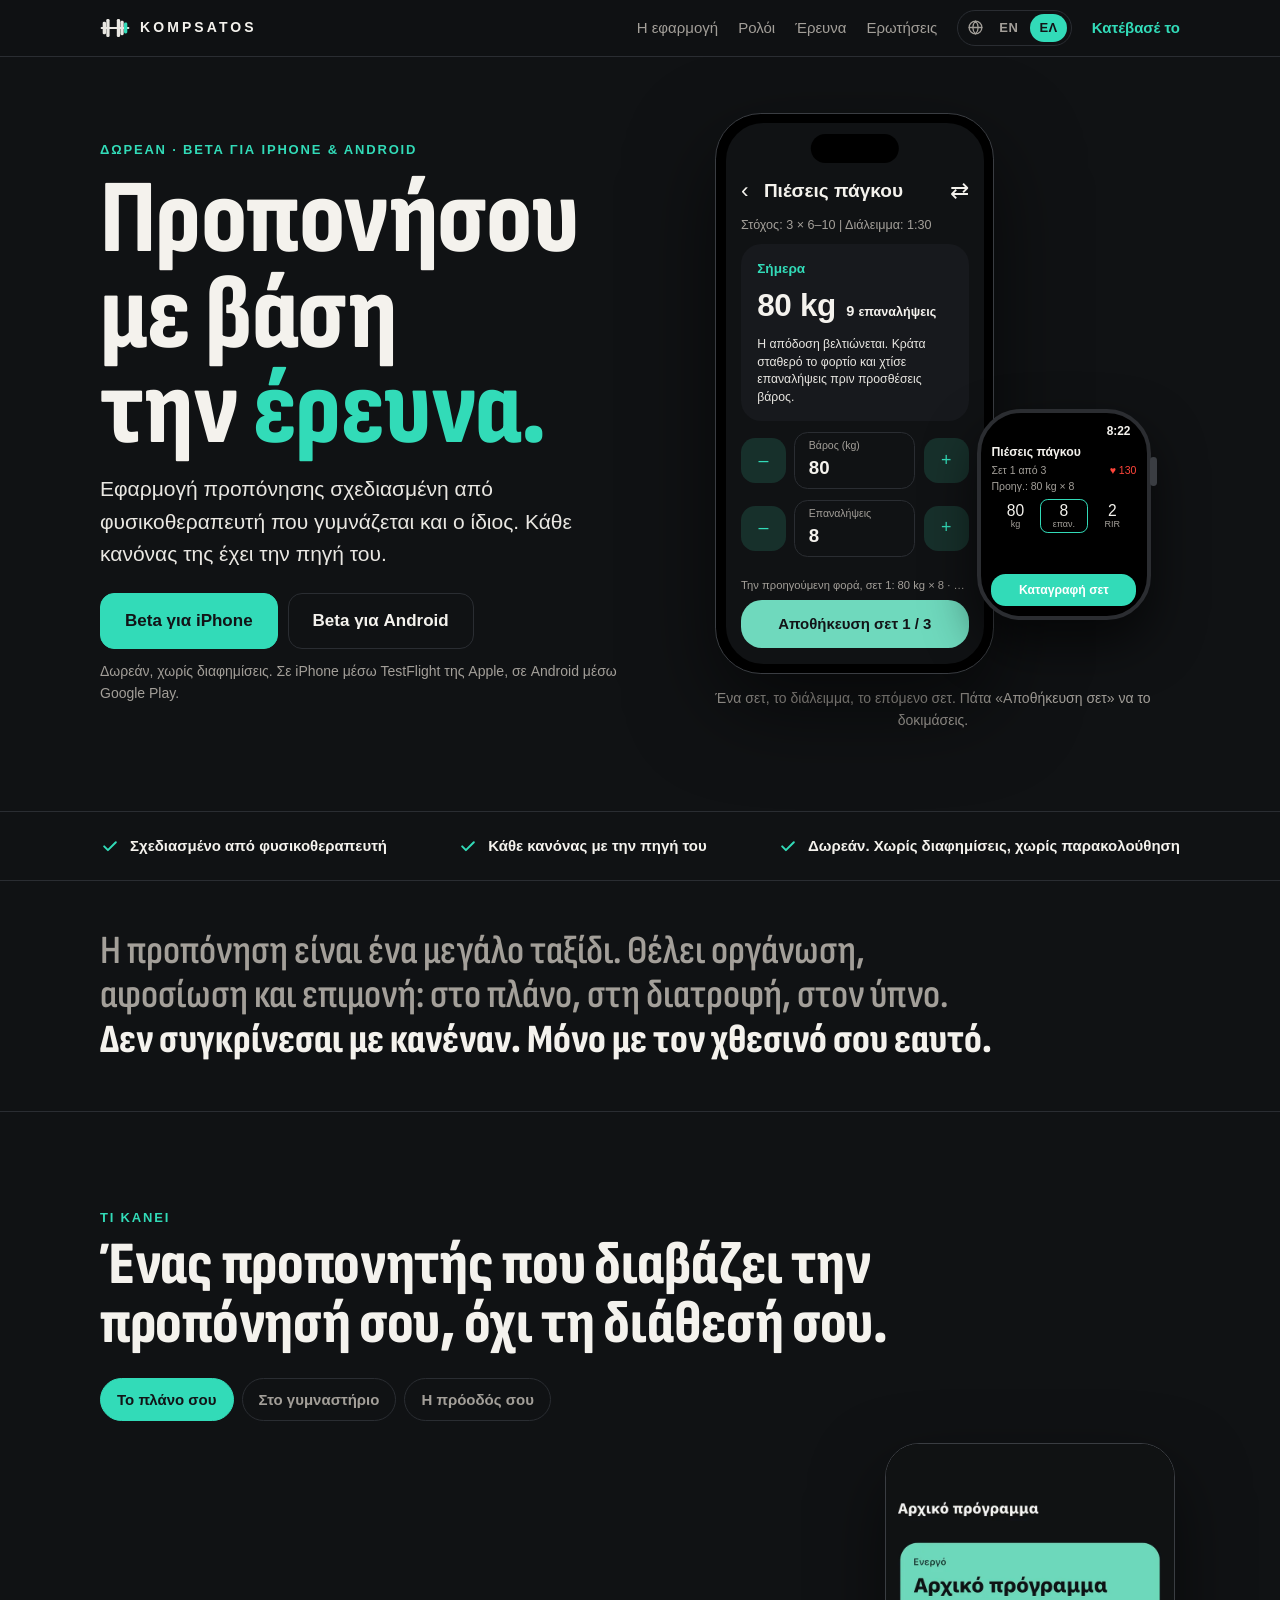
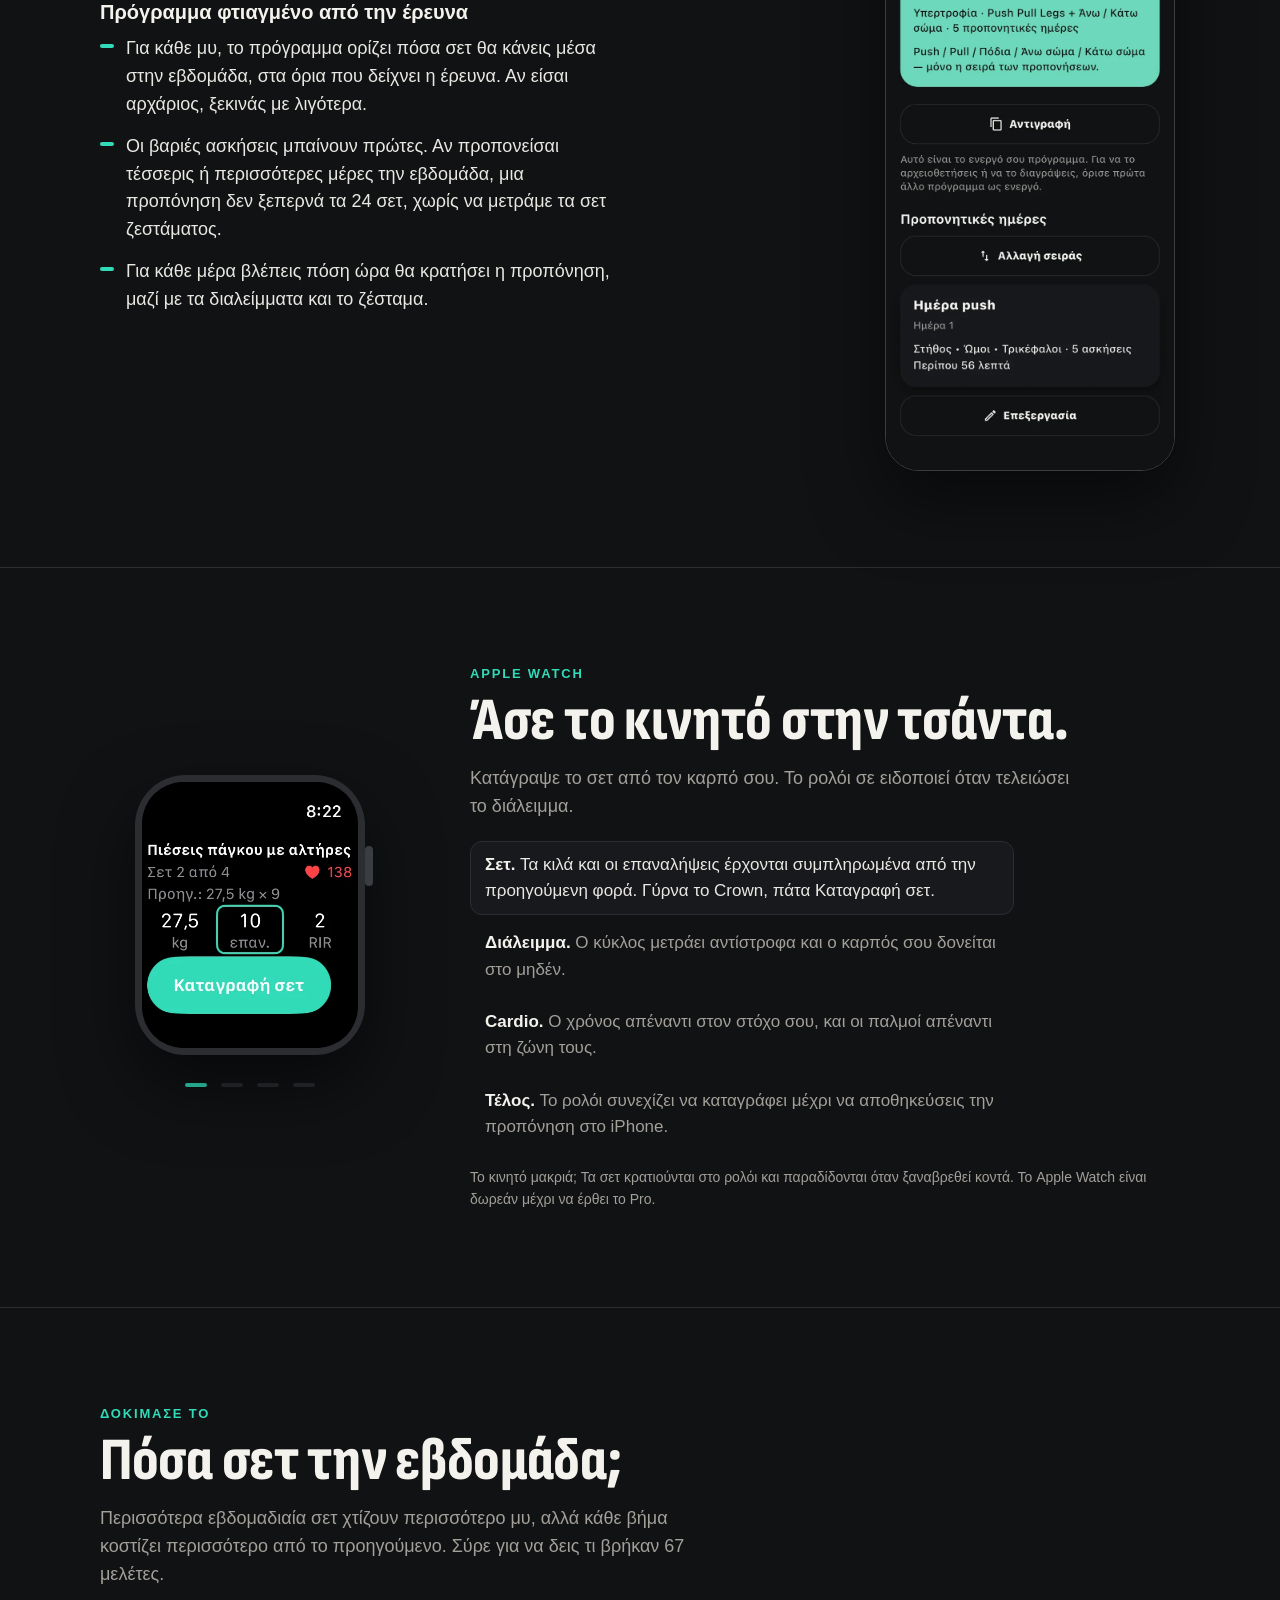
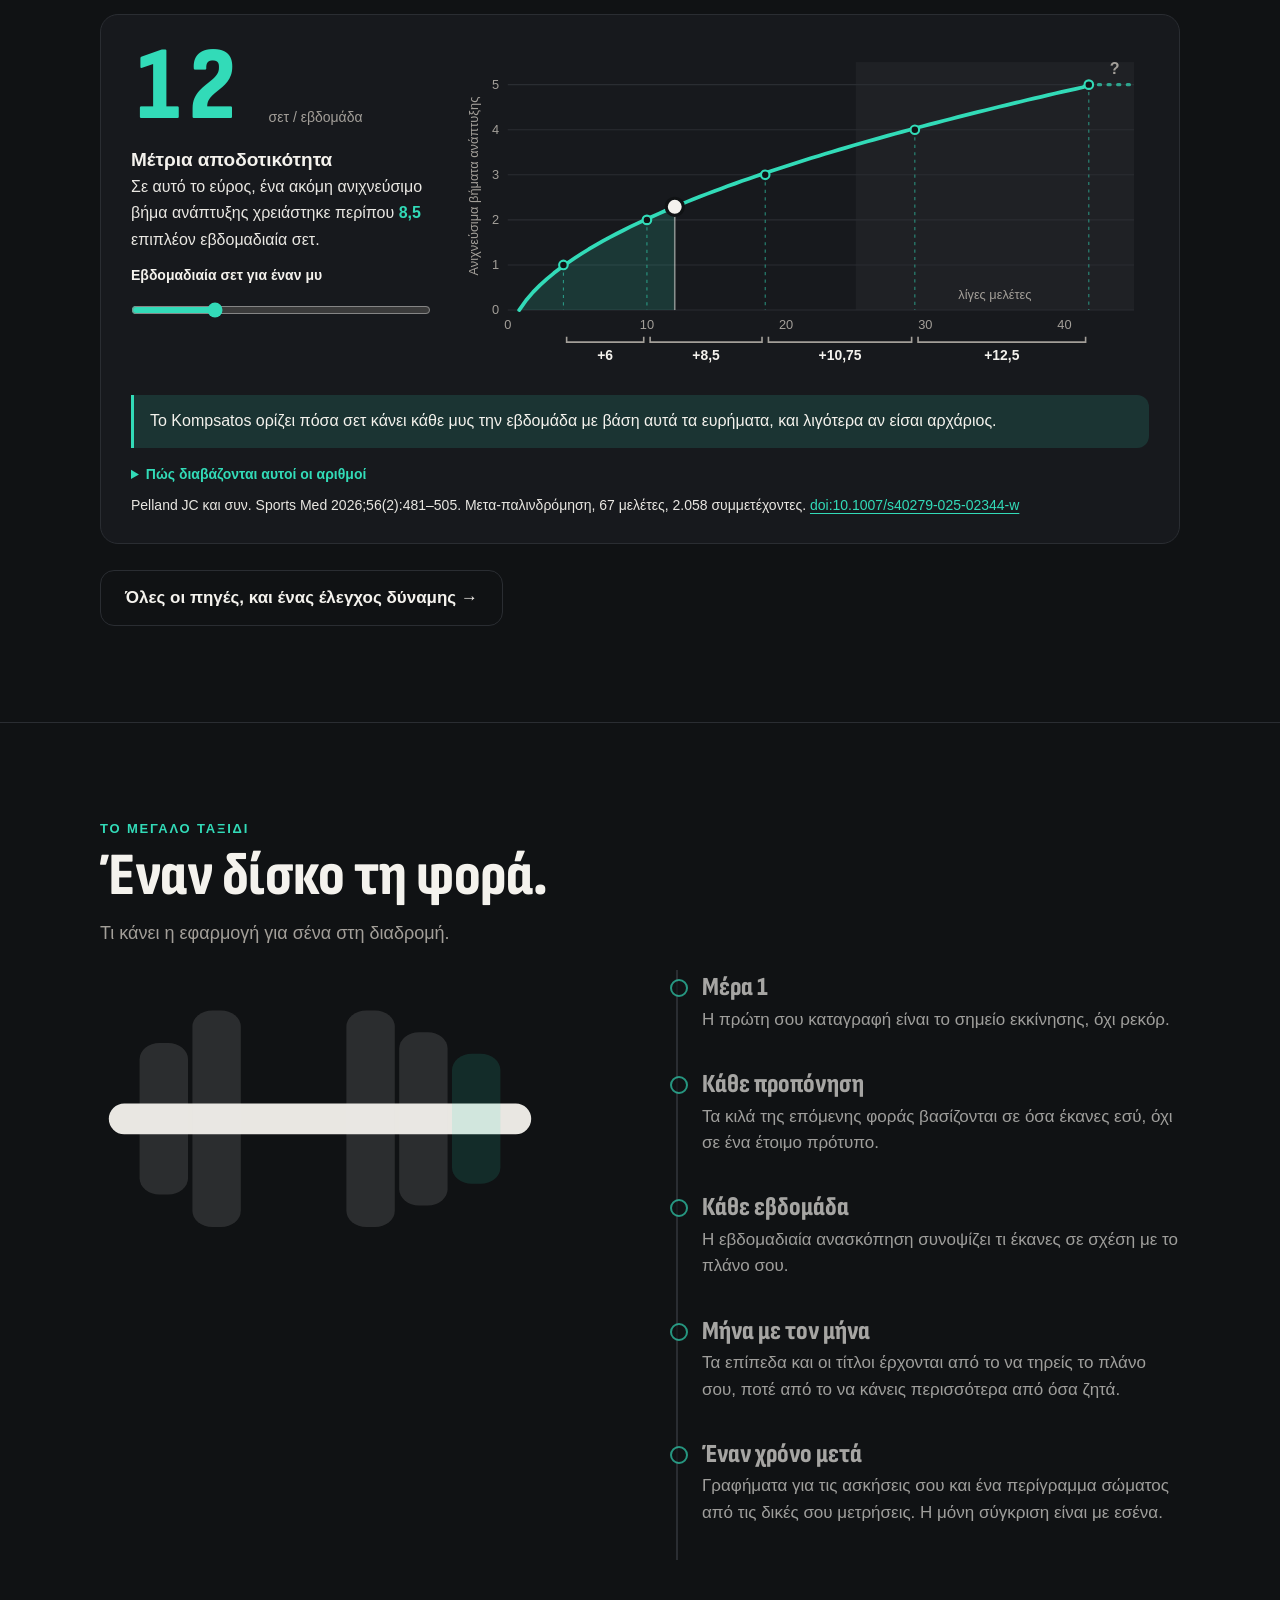
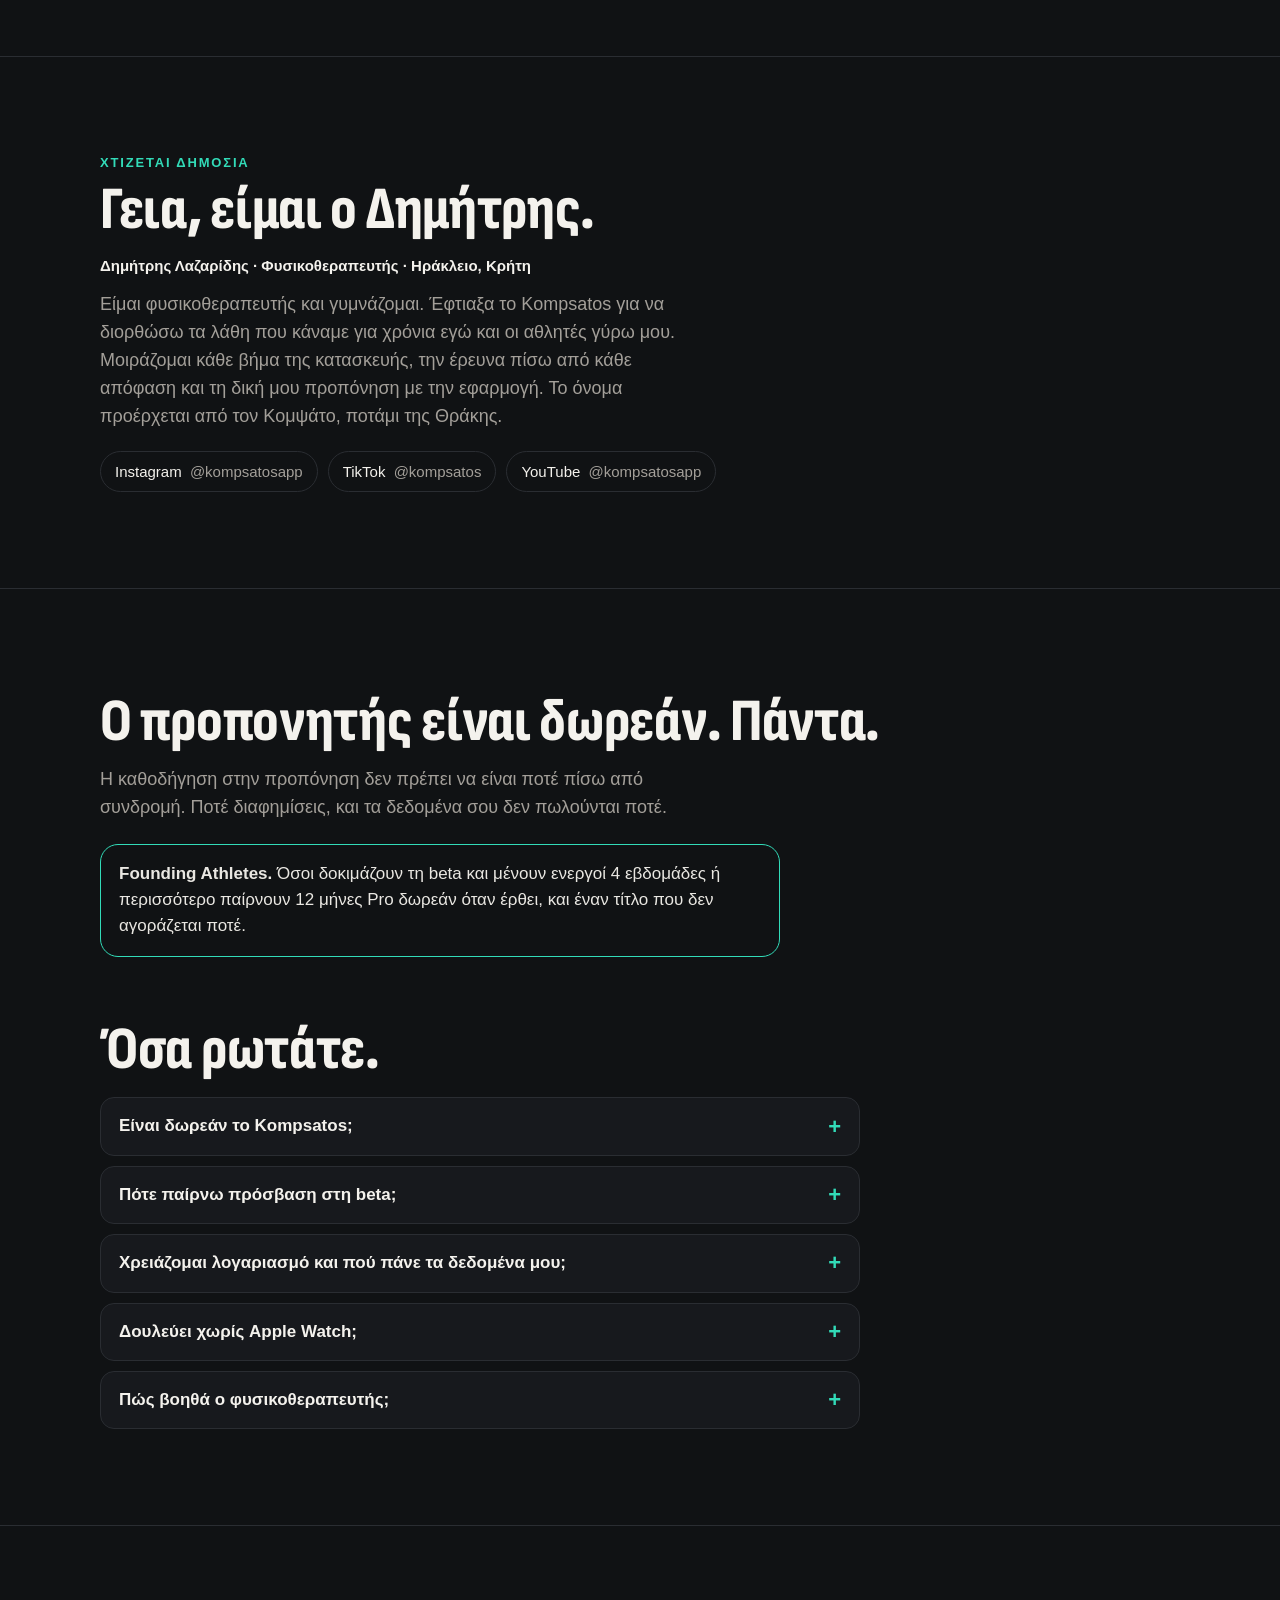
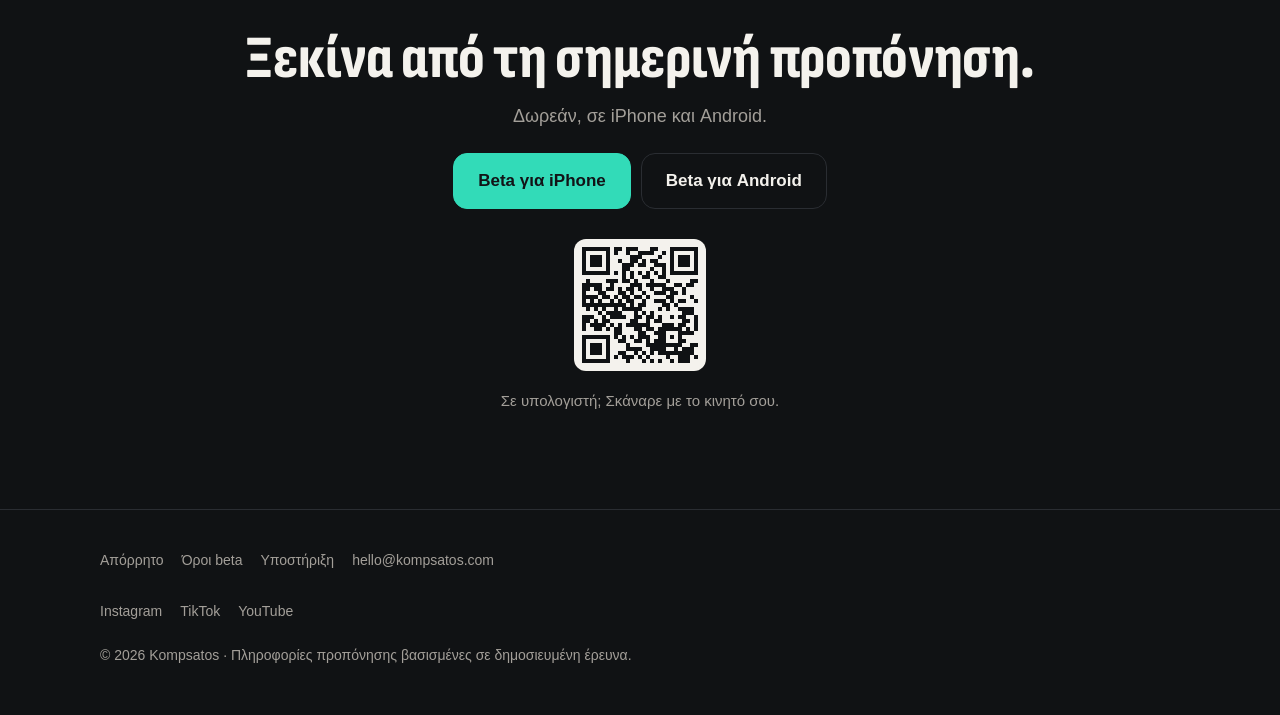
<file: el/index.html>
<!doctype html>
<html lang="el" data-os="desktop">
<head>
  <meta charset="utf-8">
  <meta name="viewport" content="width=device-width, initial-scale=1, viewport-fit=cover">
  <title>Kompsatos — εφαρμογή προπόνησης βασισμένη στην έρευνα</title>
  <meta name="description" content="Το Kompsatos είναι εφαρμογή προπόνησης από φυσικοθεραπευτή που γυμνάζεται. Προγράμματα, προτάσεις φορτίου, ρεκόρ και εφαρμογή για Apple Watch, κάθε κανόνας με την πηγή του. Δωρεάν σε iPhone και Android.">
  <link rel="canonical" href="https://www.kompsatos.com/el/">
  <link rel="alternate" hreflang="en" href="https://www.kompsatos.com/">
  <link rel="alternate" hreflang="el" href="https://www.kompsatos.com/el/">
  <link rel="alternate" hreflang="x-default" href="https://www.kompsatos.com/">
  <meta property="og:type" content="website">
  <meta property="og:site_name" content="Kompsatos">
  <meta property="og:locale" content="el_GR">
  <meta property="og:locale:alternate" content="en_US">
  <meta property="og:title" content="Kompsatos — εφαρμογή προπόνησης βασισμένη στην έρευνα">
  <meta property="og:description" content="Το Kompsatos είναι εφαρμογή προπόνησης από φυσικοθεραπευτή που γυμνάζεται. Προγράμματα, προτάσεις φορτίου, ρεκόρ και εφαρμογή για Apple Watch, κάθε κανόνας με την πηγή του. Δωρεάν σε iPhone και Android.">
  <meta property="og:url" content="https://www.kompsatos.com/el/">
  <meta property="og:image" content="https://www.kompsatos.com/og-el.png">
  <meta property="og:image:width" content="1200">
  <meta property="og:image:height" content="630">
  <meta property="og:image:alt" content="Προπονήσου με βάση την έρευνα. Kompsatos.">
  <meta name="twitter:card" content="summary_large_image">
  <meta name="twitter:title" content="Kompsatos — εφαρμογή προπόνησης βασισμένη στην έρευνα">
  <meta name="twitter:description" content="Το Kompsatos είναι εφαρμογή προπόνησης από φυσικοθεραπευτή που γυμνάζεται. Προγράμματα, προτάσεις φορτίου, ρεκόρ και εφαρμογή για Apple Watch, κάθε κανόνας με την πηγή του. Δωρεάν σε iPhone και Android.">
  <meta name="twitter:image" content="https://www.kompsatos.com/og-el.png">
  <meta name="theme-color" content="#101214">
  <link rel="icon" href="/favicon.ico" sizes="32x32">
  <link rel="icon" href="/favicon.svg" type="image/svg+xml">
  <link rel="apple-touch-icon" href="/apple-touch-icon.png">
  <link rel="preload" href="../fonts/sofia-sans-condensed-greek.woff2" as="font" type="font/woff2" crossorigin>
  <link rel="preload" href="../fonts/sofia-sans-condensed-latin.woff2" as="font" type="font/woff2" crossorigin>
  <link rel="stylesheet" href="../v2.css">
  <script type="application/ld+json">
{
 "@context": "https://schema.org",
 "@graph": [
  {
   "@type": "Organization",
   "@id": "https://www.kompsatos.com/#org",
   "name": "Kompsatos",
   "alternateName": [
    "KOMPSATOS",
    "Kompsatos app"
   ],
   "url": "https://www.kompsatos.com/",
   "logo": "https://www.kompsatos.com/apple-touch-icon.png",
   "email": "hello@kompsatos.com",
   "founder": {
    "@type": "Person",
    "name": "Dimitris Lazaridis",
    "jobTitle": "Physiotherapist"
   },
   "sameAs": [
    "https://www.instagram.com/kompsatosapp",
    "https://www.tiktok.com/@kompsatos",
    "https://www.youtube.com/@kompsatosapp"
   ]
  },
  {
   "@type": "WebSite",
   "@id": "https://www.kompsatos.com/#website",
   "name": "Kompsatos",
   "alternateName": [
    "KOMPSATOS",
    "Kompsatos app",
    "kompsatos.com"
   ],
   "url": "https://www.kompsatos.com/",
   "inLanguage": [
    "en",
    "el"
   ],
   "publisher": {
    "@id": "https://www.kompsatos.com/#org"
   }
  },
  {
   "@type": "SoftwareApplication",
   "name": "Kompsatos",
   "alternateName": "Kompsatos app",
   "url": "https://www.kompsatos.com/el/",
   "applicationCategory": "HealthApplication",
   "operatingSystem": "iOS, Android, watchOS",
   "description": "Το Kompsatos είναι εφαρμογή προπόνησης από φυσικοθεραπευτή που γυμνάζεται. Προγράμματα, προτάσεις φορτίου, ρεκόρ και εφαρμογή για Apple Watch, κάθε κανόνας με την πηγή του. Δωρεάν σε iPhone και Android.",
   "inLanguage": [
    "en",
    "el"
   ],
   "offers": {
    "@type": "Offer",
    "price": "0",
    "priceCurrency": "EUR"
   },
   "author": {
    "@id": "https://www.kompsatos.com/#org"
   }
  },
  {
   "@type": "FAQPage",
   "mainEntity": [
    {
     "@type": "Question",
     "name": "Είναι δωρεάν το Kompsatos;",
     "acceptedAnswer": {
      "@type": "Answer",
      "text": "Ναι. Ο προπονητής είναι δωρεάν, πάντα: καταγραφή, προγράμματα, προτάσεις φορτίου, ρεκόρ, οδηγίες, εξαγωγή των δεδομένων σου και το χρονόμετρο διαλείμματος στην οθόνη κλειδώματος. Σχεδιάζεται μια πληρωμένη έκδοση Pro για επιπλέον λειτουργίες, όπως το πλήρες ιστορικό γραφημάτων (το δωρεάν δείχνει 3 μήνες), το Apple Watch, τα widgets και τα θέματα, με σχεδιαζόμενη τιμή 3,99 € τον μήνα ή 29,99 € τον χρόνο. Οι τιμές μπορεί να αλλάξουν πριν την κυκλοφορία."
     }
    },
    {
     "@type": "Question",
     "name": "Πότε παίρνω πρόσβαση στη beta;",
     "acceptedAnswer": {
      "@type": "Answer",
      "text": "Αμέσως. Σε iPhone, άνοιξε τον σύνδεσμο της beta, εγκατάστησε την εφαρμογή TestFlight της Apple αν σου τη ζητήσει και πάτα Install. Σε Android θέλει δύο βήματα, στη σελίδα για Android. Οι θέσεις στο iPhone είναι περιορισμένες· αν η beta είναι γεμάτη, γράψου στη λίστα αναμονής και θα σε ειδοποιήσουμε όταν ανοίξουν θέσεις."
     }
    },
    {
     "@type": "Question",
     "name": "Χρειάζομαι λογαριασμό και πού πάνε τα δεδομένα μου;",
     "acceptedAnswer": {
      "@type": "Answer",
      "text": "Δεν χρειάζεσαι λογαριασμό. Ως επισκέπτης όλα μένουν στο κινητό σου. Με λογαριασμό, και μόνο με τη ρητή συγκατάθεσή σου, οι προπονήσεις και οι ρυθμίσεις σου αποθηκεύονται σε βάση δεδομένων στη Φρανκφούρτη της Γερμανίας, για να τις επαναφέρεις σε άλλο κινητό. Χωρίς διαφημίσεις, χωρίς analytics, και τα δεδομένα σου δεν πωλούνται ποτέ. Λεπτομέρειες στην πολιτική απορρήτου."
     }
    },
    {
     "@type": "Question",
     "name": "Δουλεύει χωρίς Apple Watch;",
     "acceptedAnswer": {
      "@type": "Answer",
      "text": "Ναι. Όλα δουλεύουν μόνο με το κινητό, σε iPhone και σε Android. Το ρολόι είναι επιπλέον, για καταγραφή από τον καρπό."
     }
    },
    {
     "@type": "Question",
     "name": "Πώς βοηθά ο φυσικοθεραπευτής;",
     "acceptedAnswer": {
      "@type": "Answer",
      "text": "Ως φυσικοθεραπευτής, διαβάζω την έρευνα για την προπόνηση και τη μεταφέρω στην εφαρμογή: πόσα σετ, πόσα κιλά, πόση ξεκούραση, ποια λάθη να αποφεύγεις. Αν έχεις απορία για τη θεωρία πίσω από έναν κανόνα, γράψε μου. Ο πόνος ή ένας τραυματισμός θέλει αξιολόγηση από κοντά, από γιατρό ή φυσικοθεραπευτή."
     }
    }
   ]
  }
 ]
}
  </script>
</head>
<body>

<a class="skip" href="#main" data-i18n="skip">Μετάβαση στο περιεχόμενο</a>

<header class="site">
  <div class="wrap">
    <a class="brand" href="#top" aria-label="Kompsatos">
      <svg viewBox="0 0 100 100" aria-hidden="true"><rect x="2" y="46.5" width="96" height="7" rx="3.5" fill="#E9E7E2"/><rect x="9" y="29" width="11" height="42" rx="4.5" fill="#E9E7E2"/><rect x="21" y="20" width="11" height="60" rx="4.5" fill="#E9E7E2"/><rect x="56" y="20" width="11" height="60" rx="4.5" fill="#E9E7E2"/><rect x="68" y="26" width="11" height="48" rx="4.5" fill="#E9E7E2"/><rect x="80" y="32" width="11" height="36" rx="4.5" fill="#32DBB8"/></svg>
      KOMPSATOS
    </a>
    <nav aria-label="Sections">
      <a href="#features" data-i18n="nav.features">Η εφαρμογή</a>
      <a href="#watch" data-i18n="nav.watch">Ρολόι</a>
      <a href="#evidence" data-i18n="nav.evidence">Έρευνα</a>
      <a href="#faq" data-i18n="nav.faq">Ερωτήσεις</a>
      <a class="lang" id="langBtn" href="../" hreflang="en" aria-label="English"><svg viewBox="0 0 24 24" fill="none" stroke="currentColor" stroke-width="1.8" stroke-linecap="round" aria-hidden="true"><circle cx="12" cy="12" r="9"/><path d="M3 12h18M12 3c2.6 2.6 3.8 5.6 3.8 9s-1.2 6.4-3.8 9c-2.6-2.6-3.8-5.6-3.8-9S9.4 5.6 12 3z"/></svg><span class="lg" data-l="en">EN</span><span class="lg" data-l="el">ΕΛ</span></a>
      <a class="get" href="#get" data-i18n="nav.get">Κατέβασέ το</a>
    </nav>
  </div>
</header>

<main id="main">
  <div id="viewHome">
  <div class="wrap" id="top">
    <div class="hero">
      <div>
        <div class="eyebrow" data-i18n="hero.eyebrow">Δωρεάν · beta για iPhone &amp; Android</div>
        <h1 data-i18n="hero.h1">Προπονήσου με βάση την <em>έρευνα.</em></h1>
        <p class="sub" data-i18n="hero.sub">Εφαρμογή προπόνησης σχεδιασμένη από φυσικοθεραπευτή που γυμνάζεται και ο ίδιος. Κάθε κανόνας της έχει την πηγή του.</p>
        <div class="cta-row">
          <a class="btn ios" href="https://testflight.apple.com/join/EJnFbWZ6" data-i18n="cta.ios">Beta για iPhone</a>
          <a class="btn ghost android" href="/android/" data-i18n="cta.android">Beta για Android</a>
        </div>
        <p class="fine top" data-i18n="hero.fine">Δωρεάν, χωρίς διαφημίσεις. Σε iPhone μέσω TestFlight της Apple, σε Android μέσω Google Play.</p>
      </div>
      <div>
        <div class="stage">
          <div class="demo" id="demo" role="img" data-i18n-attr="aria-label:demo.aria" aria-label="Κινούμενη επίδειξη: ένα σετ αποθηκεύεται στο κινητό, το χρονόμετρο διαλείμματος τρέχει στο κινητό και στο ρολόι, και το επόμενο σετ είναι έτοιμο.">
            <div class="phone" aria-hidden="true">
              <div class="island"><svg viewBox="0 0 36 36"><circle class="ring-bg" cx="18" cy="18" r="14" fill="none" stroke-width="5"/><circle class="ring-fg" data-ring cx="18" cy="18" r="14" fill="none" stroke-width="5" stroke-linecap="round" transform="rotate(-90 18 18)"/></svg><b data-clock>1:30</b></div>
              <div class="scr">
                <div class="p-top"><span>‹</span><b data-i18n="demo.exercise">Πιέσεις πάγκου</b><span>⇄</span></div>
                <div class="p-target" data-i18n="demo.target">Στόχος: 3 × 6–10 | Διάλειμμα: 1:30</div>
                <div class="p-rest"><div><div class="in"><svg viewBox="0 0 36 36"><circle class="ring-bg" cx="18" cy="18" r="14" fill="none" stroke-width="5"/><circle class="ring-fg" data-ring cx="18" cy="18" r="14" fill="none" stroke-width="5" stroke-linecap="round" transform="rotate(-90 18 18)"/></svg><div><small data-i18n="demo.rest">Διάλειμμα</small><b data-clock>1:30</b></div></div></div></div>
                <div class="p-card">
                  <div class="p-lab" data-i18n="demo.today">Σήμερα</div>
                  <div class="p-big"><b>80 kg</b><span>9 <span data-i18n="demo.reps">επαναλήψεις</span></span></div>
                  <p class="p-note" data-i18n="demo.note">Η απόδοση βελτιώνεται. Κράτα σταθερό το φορτίο και χτίσε επαναλήψεις πριν προσθέσεις βάρος.</p>
                </div>
                <div class="p-step"><span class="pm">–</span><div class="fld"><small data-i18n="demo.weight">Βάρος (kg)</small><b>80</b></div><span class="pm">+</span></div>
                <div class="p-step"><span class="pm">–</span><div class="fld"><small data-i18n="demo.repsLabel">Επαναλήψεις</small><b id="dReps">9</b></div><span class="pm" id="dPlus">+</span></div>
                <div class="p-foot"><small id="dLast"></small><div class="p-save" id="dSave"></div></div>
                <div class="saved-flash" id="dFlash"></div>
              </div>
            </div>
            <div class="watch" id="dWatch" aria-hidden="true">
              <div class="w-time">8:22</div>
              <div class="w-set">
                <div class="w-name" data-i18n="demo.exercise">Πιέσεις πάγκου</div>
                <div class="w-row"><span id="wSet"></span><span class="hr">♥ <span data-hr>132</span></span></div>
                <div class="w-row"><span data-i18n="demo.wLast">Προηγ.: 80 kg × 8</span></div>
                <div class="w-vals"><div>80<small>kg</small></div><div class="sel"><span id="wReps">9</span><small data-i18n="demo.wReps">επαν.</small></div><div>2<small>RIR</small></div></div>
                <div class="w-log" data-i18n="demo.wLog">Καταγραφή σετ</div>
              </div>
              <div class="w-rest">
                <svg viewBox="0 0 36 36"><circle class="ring-bg" cx="18" cy="18" r="14" fill="none" stroke-width="4.5"/><circle class="ring-fg" data-ring cx="18" cy="18" r="14" fill="none" stroke-width="4.5" stroke-linecap="round" transform="rotate(-90 18 18)"/></svg>
                <small data-i18n="demo.rest">Διάλειμμα</small>
                <b data-clock>1:30</b>
                <span class="hr">♥ <span data-hr>132</span></span>
              </div>
            </div>
          </div>
        </div>
        <p class="demo-cap" data-i18n="demo.caption">Ένα σετ, το διάλειμμα, το επόμενο σετ. Πάτα «Αποθήκευση σετ» να το δοκιμάσεις.</p>
        <p class="fine under" style="text-align:center" data-i18n="hero.fine">Δωρεάν, χωρίς διαφημίσεις. Σε iPhone μέσω TestFlight της Apple, σε Android μέσω Google Play.</p>
      </div>
    </div>
  </div>

  <div class="band">
    <div class="wrap">
      <ul class="trust">
        <li><svg viewBox="0 0 24 24" fill="none" stroke="currentColor" stroke-width="2.4" stroke-linecap="round" stroke-linejoin="round" aria-hidden="true"><path d="M5 12.5l4.5 4.5L19 7.5"/></svg><span data-i18n="trust.1">Σχεδιασμένο από φυσικοθεραπευτή</span></li>
        <li><svg viewBox="0 0 24 24" fill="none" stroke="currentColor" stroke-width="2.4" stroke-linecap="round" stroke-linejoin="round" aria-hidden="true"><path d="M5 12.5l4.5 4.5L19 7.5"/></svg><span data-i18n="trust.2">Κάθε κανόνας με την πηγή του</span></li>
        <li><svg viewBox="0 0 24 24" fill="none" stroke="currentColor" stroke-width="2.4" stroke-linecap="round" stroke-linejoin="round" aria-hidden="true"><path d="M5 12.5l4.5 4.5L19 7.5"/></svg><span data-i18n="trust.3">Δωρεάν. Χωρίς διαφημίσεις, χωρίς παρακολούθηση</span></li>
      </ul>
    </div>
  </div>

  <div class="band pillar">
    <div class="wrap"><p data-i18n="pillar.text">Η προπόνηση είναι ένα μεγάλο ταξίδι. Θέλει οργάνωση, αφοσίωση και επιμονή: στο πλάνο, στη διατροφή, στον ύπνο. <strong>Δεν συγκρίνεσαι με κανέναν. Μόνο με τον χθεσινό σου εαυτό.</strong></p></div>
  </div>

  <section id="features">
    <div class="wrap">
      <div class="eyebrow" data-i18n="feat.eyebrow">Τι κάνει</div>
      <h2 data-i18n="feat.h2">Ένας προπονητής που διαβάζει την προπόνησή σου, όχι τη διάθεσή σου.</h2>
      <div class="tabs" role="tablist" id="tabs">
        <button type="button" role="tab" id="tab1" aria-controls="panel" aria-selected="true" data-i18n="feat.tab1">Το πλάνο σου</button>
        <button type="button" role="tab" id="tab2" aria-controls="panel" aria-selected="false" tabindex="-1" data-i18n="feat.tab2">Στο γυμναστήριο</button>
        <button type="button" role="tab" id="tab3" aria-controls="panel" aria-selected="false" tabindex="-1" data-i18n="feat.tab3">Η πρόοδός σου</button>
      </div>
      <div class="panel" id="panel" role="tabpanel" aria-labelledby="tab1">
        <div><div class="shot"><img id="fImg" width="720" height="1565" decoding="async" loading="lazy" data-i18n-attr="src:img.program;alt:feat.1.alt" src="../shots/el/program.webp" alt="Οθόνη προγράμματος: το ενεργό πρόγραμμα με τις μέρες προπόνησης, τους μύες κάθε μέρας και τη διάρκειά της"></div><div class="fdots" aria-hidden="true"><i class="on"></i><i></i><i></i></div></div>
        <div class="copy">
          <h3 id="fH" data-i18n="feat.1.h">Πρόγραμμα φτιαγμένο από την έρευνα</h3>
          <ul>
            <li id="fA" data-i18n="feat.1.a">Για κάθε μυ, το πρόγραμμα ορίζει πόσα σετ θα κάνεις μέσα στην εβδομάδα, στα όρια που δείχνει η έρευνα. Αν είσαι αρχάριος, ξεκινάς με λιγότερα.</li>
            <li id="fB" data-i18n="feat.1.b">Οι βαριές ασκήσεις μπαίνουν πρώτες. Αν προπονείσαι τέσσερις ή περισσότερες μέρες την εβδομάδα, μια προπόνηση δεν ξεπερνά τα 24 σετ, χωρίς να μετράμε τα σετ ζεστάματος.</li>
            <li id="fC" data-i18n="feat.1.c">Για κάθε μέρα βλέπεις πόση ώρα θα κρατήσει η προπόνηση, μαζί με τα διαλείμματα και το ζέσταμα.</li>
          </ul>
        </div>
      </div>
    </div>
  </section>

  <section id="watch">
    <div class="wrap watchsec">
      <div>
        <div class="wframe"><div class="clip">
          <img class="on" width="422" height="514" loading="lazy" decoding="async" data-i18n-attr="src:img.watch1;alt:watch.alt1" src="../shots/el/watch1.webp" alt="Οθόνη ρολογιού: πιέσεις πάγκου με αλτήρες, σετ 2 από 4, παλμοί 138, 27,5 kg, 10 επαναλήψεις, κουμπί Καταγραφή σετ">
          <img width="422" height="514" loading="lazy" decoding="async" data-i18n-attr="src:img.watch2;alt:watch.alt2" src="../shots/el/watch2.webp" alt="Οθόνη ρολογιού: κύκλος διαλείμματος με 1:13 να απομένει">
          <img width="422" height="514" loading="lazy" decoding="async" data-i18n-attr="src:img.watch3;alt:watch.alt3" src="../shots/el/watch3.webp" alt="Οθόνη ρολογιού: διάδρομος με κλίση, 7:52 από στόχο 20:00, παλμοί 138 στη ζώνη 135–140">
          <img width="422" height="514" loading="lazy" decoding="async" data-i18n-attr="src:img.watch4;alt:watch.alt4" src="../shots/el/watch4.webp" alt="Οθόνη ρολογιού: αποθήκευσε την προπόνηση στο iPhone· το ρολόι καταγράφει μέχρι τότε">
        </div></div>
        <div class="wdots" id="wdots"></div>
      </div>
      <div>
        <div class="eyebrow" data-i18n="watch.eyebrow">Apple Watch</div>
        <h2 data-i18n="watch.h2">Άσε το κινητό στην τσάντα.</h2>
        <p class="lead" data-i18n="watch.lead">Κατάγραψε το σετ από τον καρπό σου. Το ρολόι σε ειδοποιεί όταν τελειώσει το διάλειμμα.</p>
        <ul class="wlist" id="wlist">
          <li class="on" data-i18n="watch.1"><strong>Σετ.</strong> Τα κιλά και οι επαναλήψεις έρχονται συμπληρωμένα από την προηγούμενη φορά. Γύρνα το Crown, πάτα Καταγραφή σετ.</li>
          <li data-i18n="watch.2"><strong>Διάλειμμα.</strong> Ο κύκλος μετράει αντίστροφα και ο καρπός σου δονείται στο μηδέν.</li>
          <li data-i18n="watch.3"><strong>Cardio.</strong> Ο χρόνος απέναντι στον στόχο σου, και οι παλμοί απέναντι στη ζώνη τους.</li>
          <li data-i18n="watch.4"><strong>Τέλος.</strong> Το ρολόι συνεχίζει να καταγράφει μέχρι να αποθηκεύσεις την προπόνηση στο iPhone.</li>
        </ul>
        <p class="fine" style="margin:16px 0 0" data-i18n="watch.fine">Το κινητό μακριά; Τα σετ κρατιούνται στο ρολόι και παραδίδονται όταν ξαναβρεθεί κοντά. Το Apple Watch είναι δωρεάν μέχρι να έρθει το Pro.</p>
      </div>
    </div>
  </section>

  <section id="evidence">
    <div class="wrap">
      <div class="eyebrow" data-i18n="dose.eyebrow">Δοκίμασέ το</div>
      <h2 data-i18n="dose.h2">Πόσα σετ την εβδομάδα;</h2>
      <p class="lead" data-i18n="dose.lead">Περισσότερα εβδομαδιαία σετ χτίζουν περισσότερο μυ, αλλά κάθε βήμα κοστίζει περισσότερο από το προηγούμενο. Σύρε για να δεις τι βρήκαν 67 μελέτες.</p>
      <div class="dose">
        <div class="dose-grid">
          <div>
            <div class="dose-read">
              <div class="num" id="doseNum">12</div>
              <div class="unit" data-i18n="dose.unit">σετ / εβδομάδα</div>
              <div class="dose-tier" aria-live="polite"><b class="name" id="doseName"></b><span id="doseText"></span></div>
            </div>
            <label for="doseRange" data-i18n="dose.label">Εβδομαδιαία σετ για έναν μυ</label>
            <input type="range" id="doseRange" min="0" max="45" step="1" value="12">
          </div>
          <div>
            <svg id="doseSvg" viewBox="0 0 640 310" role="img" aria-labelledby="doseName doseText"></svg>
          </div>
        </div>
        <p class="dose-app" data-i18n="dose.app">Το Kompsatos ορίζει πόσα σετ κάνει κάθε μυς την εβδομάδα με βάση αυτά τα ευρήματα, και λιγότερα αν είσαι αρχάριος.</p>
        <details class="note"><summary data-i18n="note.sum">Πώς διαβάζονται αυτοί οι αριθμοί</summary><p class="fine" data-i18n="dose.note">Μέσοι όροι μελετών· κάθε άνθρωπος διαφέρει. Ένα σετ που γυμνάζει έμμεσα έναν μυ μετρά ως μισό. Ένα ανιχνεύσιμο βήμα είναι αύξηση 2,05% στο μέγεθος του μυός, η μικρότερη διαφορά που μπορούσε να ξεχωρίσει η ανάλυση. Η καμπύλη ενώνει τα όρια των βαθμίδων του Πίνακα 3. Λίγες μελέτες ξεπερνούν τα 25 σετ περίπου, άρα εκεί οι εκτιμήσεις είναι λιγότερο βέβαιες.</p></details>
        <p class="fine dose-note"><cite><span data-i18n="dose.cite">Pelland JC και συν. Sports Med 2026;56(2):481–505. Μετα-παλινδρόμηση, 67 μελέτες, 2.058 συμμετέχοντες.</span> <a href="https://doi.org/10.1007/s40279-025-02344-w">doi:10.1007/s40279-025-02344-w</a></cite></p>
      </div>

      <p style="margin:26px 0 0"><a class="btn ghost" href="evidence.html" data-i18n="r.more">Όλες οι πηγές, και ένας έλεγχος δύναμης →</a></p>
    </div>
  </section>

  <section id="journey">
    <div class="wrap">
      <div class="eyebrow" data-i18n="jr.eyebrow">Το μεγάλο ταξίδι</div>
      <h2 data-i18n="jr.h2">Έναν δίσκο τη φορά.</h2>
      <p class="lead" data-i18n="jr.lead">Τι κάνει η εφαρμογή για σένα στη διαδρομή.</p>
      <div class="journey" id="jr" style="margin-top:22px">
        <div class="bar-sticky" aria-hidden="true">
          <svg viewBox="0 0 100 64"><rect x="2" y="28.5" width="96" height="7" rx="3.5" fill="#E9E7E2"/><rect class="pl on" x="9" y="11" width="11" height="42" rx="4.5" fill="#E9E7E2"/><rect class="pl on" x="21" y="2" width="11" height="60" rx="4.5" fill="#E9E7E2"/><rect class="pl on" x="56" y="2" width="11" height="60" rx="4.5" fill="#E9E7E2"/><rect class="pl on" x="68" y="8" width="11" height="48" rx="4.5" fill="#E9E7E2"/><rect class="pl on" x="80" y="14" width="11" height="36" rx="4.5" fill="#32DBB8"/></svg>
        </div>
        <ol class="miles">
          <li class="on"><span class="w" data-i18n="jr.1.w">Μέρα 1</span><span class="t" data-i18n="jr.1.t">Η πρώτη σου καταγραφή είναι το σημείο εκκίνησης, όχι ρεκόρ.</span></li>
          <li class="on"><span class="w" data-i18n="jr.2.w">Κάθε προπόνηση</span><span class="t" data-i18n="jr.2.t">Τα κιλά της επόμενης φοράς βασίζονται σε όσα έκανες εσύ, όχι σε ένα έτοιμο πρότυπο.</span></li>
          <li class="on"><span class="w" data-i18n="jr.3.w">Κάθε εβδομάδα</span><span class="t" data-i18n="jr.3.t">Η εβδομαδιαία ανασκόπηση συνοψίζει τι έκανες σε σχέση με το πλάνο σου.</span></li>
          <li class="on"><span class="w" data-i18n="jr.4.w">Μήνα με τον μήνα</span><span class="t" data-i18n="jr.4.t">Τα επίπεδα και οι τίτλοι έρχονται από το να τηρείς το πλάνο σου, ποτέ από το να κάνεις περισσότερα από όσα ζητά.</span></li>
          <li class="on"><span class="w" data-i18n="jr.5.w">Έναν χρόνο μετά</span><span class="t" data-i18n="jr.5.t">Γραφήματα για τις ασκήσεις σου και ένα περίγραμμα σώματος από τις δικές σου μετρήσεις. Η μόνη σύγκριση είναι με εσένα.</span></li>
        </ol>
      </div>
    </div>
  </section>

  <section id="founder">
    <div class="wrap">
      <div class="eyebrow" data-i18n="fo.eyebrow">Χτίζεται δημόσια</div>
      <h2 data-i18n="fo.h2">Γεια, είμαι ο Δημήτρης.</h2>
      <p class="byline" data-i18n="fo.by">Δημήτρης Λαζαρίδης · Φυσικοθεραπευτής · Ηράκλειο, Κρήτη</p>
      <p class="lead" data-i18n="fo.p">Είμαι φυσικοθεραπευτής και γυμνάζομαι. Έφτιαξα το Kompsatos για να διορθώσω τα λάθη που κάναμε για χρόνια εγώ και οι αθλητές γύρω μου. Μοιράζομαι κάθε βήμα της κατασκευής, την έρευνα πίσω από κάθε απόφαση και τη δική μου προπόνηση με την εφαρμογή. Το όνομα προέρχεται από τον Κομψάτο, ποτάμι της Θράκης.</p>
      <div class="socials">
        <a href="https://www.instagram.com/kompsatosapp" rel="noopener">Instagram <span>@kompsatosapp</span></a>
        <a href="https://www.tiktok.com/@kompsatos" rel="noopener">TikTok <span>@kompsatos</span></a>
        <a href="https://www.youtube.com/@kompsatosapp" rel="noopener">YouTube <span>@kompsatosapp</span></a>
      </div>
    </div>
  </section>

  <section id="faq">
    <div class="wrap">
      <h2 data-i18n="pr.h2">Ο προπονητής είναι δωρεάν. Πάντα.</h2>
      <p class="lead" data-i18n="pr.p">Η καθοδήγηση στην προπόνηση δεν πρέπει να είναι ποτέ πίσω από συνδρομή. Ποτέ διαφημίσεις, και τα δεδομένα σου δεν πωλούνται ποτέ.</p>
      <p class="found" data-i18n="pr.found"><strong>Founding Athletes.</strong> Όσοι δοκιμάζουν τη beta και μένουν ενεργοί 4 εβδομάδες ή περισσότερο παίρνουν 12 μήνες Pro δωρεάν όταν έρθει, και έναν τίτλο που δεν αγοράζεται ποτέ.</p>
      <div class="faq">
        <h2 style="margin-top:30px" data-i18n="faq.h2">Όσα ρωτάτε.</h2>
        <details><summary data-i18n="faq.1.q">Είναι δωρεάν το Kompsatos;</summary><p data-i18n="faq.1.a">Ναι. Ο προπονητής είναι δωρεάν, πάντα: καταγραφή, προγράμματα, προτάσεις φορτίου, ρεκόρ, οδηγίες, εξαγωγή των δεδομένων σου και το χρονόμετρο διαλείμματος στην οθόνη κλειδώματος. Σχεδιάζεται μια πληρωμένη έκδοση Pro για επιπλέον λειτουργίες, όπως το πλήρες ιστορικό γραφημάτων (το δωρεάν δείχνει 3 μήνες), το Apple Watch, τα widgets και τα θέματα, με σχεδιαζόμενη τιμή 3,99 € τον μήνα ή 29,99 € τον χρόνο. Οι τιμές μπορεί να αλλάξουν πριν την κυκλοφορία.</p></details>
        <details><summary data-i18n="faq.2.q">Πότε παίρνω πρόσβαση στη beta;</summary><p data-i18n="faq.2.a">Αμέσως. Σε iPhone, άνοιξε τον σύνδεσμο της beta, εγκατάστησε την εφαρμογή TestFlight της Apple αν σου τη ζητήσει και πάτα Install. Σε Android θέλει δύο βήματα, στη σελίδα για Android. Οι θέσεις στο iPhone είναι περιορισμένες· αν η beta είναι γεμάτη, <a href="https://tally.so/r/2EMQMA">γράψου στη λίστα αναμονής</a> και θα σε ειδοποιήσουμε όταν ανοίξουν θέσεις.</p></details>
        <details><summary data-i18n="faq.3.q">Χρειάζομαι λογαριασμό και πού πάνε τα δεδομένα μου;</summary><p data-i18n="faq.3.a">Δεν χρειάζεσαι λογαριασμό. Ως επισκέπτης όλα μένουν στο κινητό σου. Με λογαριασμό, και μόνο με τη ρητή συγκατάθεσή σου, οι προπονήσεις και οι ρυθμίσεις σου αποθηκεύονται σε βάση δεδομένων στη Φρανκφούρτη της Γερμανίας, για να τις επαναφέρεις σε άλλο κινητό. Χωρίς διαφημίσεις, χωρίς analytics, και τα δεδομένα σου δεν πωλούνται ποτέ. Λεπτομέρειες στην <a href="privacy.html">πολιτική απορρήτου</a>.</p></details>
        <details><summary data-i18n="faq.4.q">Δουλεύει χωρίς Apple Watch;</summary><p data-i18n="faq.4.a">Ναι. Όλα δουλεύουν μόνο με το κινητό, σε iPhone και σε Android. Το ρολόι είναι επιπλέον, για καταγραφή από τον καρπό.</p></details>
        <details><summary data-i18n="faq.5.q">Πώς βοηθά ο φυσικοθεραπευτής;</summary><p data-i18n="faq.5.a">Ως φυσικοθεραπευτής, διαβάζω την έρευνα για την προπόνηση και τη μεταφέρω στην εφαρμογή: πόσα σετ, πόσα κιλά, πόση ξεκούραση, ποια λάθη να αποφεύγεις. Αν έχεις απορία για τη θεωρία πίσω από έναν κανόνα, <a href="mailto:hello@kompsatos.com">γράψε μου</a>. Ο πόνος ή ένας τραυματισμός θέλει αξιολόγηση από κοντά, από γιατρό ή φυσικοθεραπευτή.</p></details>
      </div>
    </div>
  </section>

  <section id="get" class="get">
    <div class="wrap"><span id="beta"></span>
      <h2 data-i18n="get.h2">Ξεκίνα από τη σημερινή προπόνηση.</h2>
      <p class="lead" data-i18n="get.p">Δωρεάν, σε iPhone και Android.</p>
      <div class="cta-row">
        <a class="btn ios" href="https://testflight.apple.com/join/EJnFbWZ6" data-i18n="cta.ios">Beta για iPhone</a>
        <a class="btn ghost android" href="/android/" data-i18n="cta.android">Beta για Android</a>
      </div>
      <div class="qr"><span role="img" data-i18n-attr="aria-label:get.qr.alt" aria-label="QR code που ανοίγει το kompsatos.com στο κινητό σου"><svg xmlns="http://www.w3.org/2000/svg" width="132" height="132" class="segno"><g transform="scale(4)"><path fill="#f4f2ed" d="M0 0h33v33h-33z"/><path class="qrline" stroke="#101214" d="M2 2.5h7m1 0h2m1 0h3m3 0h2m3 0h7m-29 1h1m5 0h1m1 0h1m2 0h1m2 0h4m2 0h1m1 0h1m5 0h1m-29 1h1m1 0h3m1 0h1m5 0h3m4 0h1m2 0h1m1 0h3m1 0h1m-29 1h1m1 0h3m1 0h1m2 0h1m2 0h2m1 0h1m1 0h2m3 0h1m1 0h3m1 0h1m-29 1h1m1 0h3m1 0h1m3 0h3m1 0h2m2 0h3m1 0h1m1 0h3m1 0h1m-29 1h1m5 0h1m3 0h2m5 0h1m2 0h1m1 0h1m5 0h1m-29 1h7m1 0h1m1 0h1m1 0h1m1 0h1m1 0h1m1 0h1m1 0h1m1 0h7m-19 1h1m1 0h1m2 0h2m2 0h2m-20 1h1m4 0h3m1 0h2m1 0h1m3 0h1m3 0h1m5 0h2m-29 1h5m2 0h1m4 0h3m1 0h5m2 0h2m1 0h2m-28 1h2m1 0h2m1 0h2m1 0h1m1 0h2m1 0h1m2 0h1m2 0h3m2 0h1m-26 1h1m3 0h2m3 0h2m1 0h1m2 0h1m2 0h3m1 0h2m1 0h1m-26 1h4m1 0h2m1 0h1m1 0h2m1 0h2m1 0h1m4 0h2m4 0h1m-28 1h1m1 0h1m1 0h1m2 0h1m1 0h1m1 0h2m2 0h1m2 0h3m1 0h1m1 0h2m2 0h1m-29 1h11m1 0h1m1 0h2m4 0h2m1 0h1m-23 1h1m1 0h1m1 0h1m2 0h1m1 0h5m4 0h1m1 0h1m2 0h4m-24 1h1m1 0h4m3 0h1m1 0h1m1 0h1m7 0h3m-28 1h3m2 0h1m1 0h4m2 0h2m1 0h2m1 0h1m2 0h1m1 0h2m2 0h1m-29 1h2m1 0h1m1 0h2m5 0h2m2 0h1m1 0h2m5 0h2m1 0h1m-29 1h1m1 0h4m1 0h1m1 0h1m1 0h6m3 0h3m1 0h2m2 0h1m-29 1h1m2 0h2m1 0h1m1 0h2m3 0h2m1 0h2m1 0h6m1 0h1m1 0h1m-21 1h2m4 0h2m2 0h3m3 0h4m-28 1h7m1 0h1m1 0h1m1 0h1m1 0h3m2 0h2m1 0h1m1 0h1m-25 1h1m5 0h1m2 0h2m2 0h2m1 0h1m1 0h3m3 0h2m-26 1h1m1 0h3m1 0h1m4 0h1m4 0h9m2 0h2m-29 1h1m1 0h3m1 0h1m4 0h4m2 0h4m2 0h1m1 0h3m-28 1h1m1 0h3m1 0h1m2 0h2m2 0h1m1 0h1m1 0h1m1 0h9m-28 1h1m5 0h1m1 0h1m1 0h3m1 0h1m1 0h1m4 0h1m2 0h3m1 0h1m-29 1h7m4 0h1m3 0h1m1 0h1m1 0h1m2 0h1m1 0h3"/></g></svg></span><span data-i18n="get.qr">Σε υπολογιστή; Σκάναρε με το κινητό σου.</span></div>
    </div>
  </section>
  </div>
</main>

<footer class="site">
  <div class="wrap">
    <div><a href="privacy.html" data-i18n="ft.privacy">Απόρρητο</a><a href="terms.html" data-i18n="ft.terms">Όροι beta</a><a href="support.html" data-i18n="ft.support">Υποστήριξη</a><a href="mailto:hello@kompsatos.com">hello@kompsatos.com</a></div>
    <div><a href="https://www.instagram.com/kompsatosapp" rel="noopener">Instagram</a><a href="https://www.tiktok.com/@kompsatos" rel="noopener">TikTok</a><a href="https://www.youtube.com/@kompsatosapp" rel="noopener">YouTube</a></div>
    <div data-i18n="ft.legal">© 2026 Kompsatos · Πληροφορίες προπόνησης βασισμένες σε δημοσιευμένη έρευνα.</div>
  </div>
</footer>

<div class="dock" id="dock">
  <b data-i18n="bar.text">Kompsatos · δωρεάν</b>
  <a class="btn" id="dockBtn" href="#get" data-i18n="bar.cta">Κατέβασέ το</a>
</div>

<script>window.K={"fixed":true,"lang":"el","str":{"cta.ios.short":{"el":"Beta για iPhone"},"cta.android.short":{"el":"Beta για Android"},"demo.last":{"el":"Την προηγούμενη φορά, σετ {n}: 80 kg × 8 · RIR 2"},"demo.save":{"el":"Αποθήκευση σετ {n} / 3"},"demo.wSet":{"el":"Σετ {n} από 3"},"feat.eyebrow":{"el":"Τι κάνει"},"feat.h2":{"el":"Ένας προπονητής που διαβάζει την προπόνησή σου, όχι τη διάθεσή σου."},"feat.tab1":{"el":"Το πλάνο σου"},"feat.tab2":{"el":"Στο γυμναστήριο"},"feat.tab3":{"el":"Η πρόοδός σου"},"feat.1.h":{"el":"Πρόγραμμα φτιαγμένο από την έρευνα"},"feat.1.a":{"el":"Για κάθε μυ, το πρόγραμμα ορίζει πόσα σετ θα κάνεις μέσα στην εβδομάδα, στα όρια που δείχνει η έρευνα. Αν είσαι αρχάριος, ξεκινάς με λιγότερα."},"feat.1.b":{"el":"Οι βαριές ασκήσεις μπαίνουν πρώτες. Αν προπονείσαι τέσσερις ή περισσότερες μέρες την εβδομάδα, μια προπόνηση δεν ξεπερνά τα 24 σετ, χωρίς να μετράμε τα σετ ζεστάματος."},"feat.1.c":{"el":"Για κάθε μέρα βλέπεις πόση ώρα θα κρατήσει η προπόνηση, μαζί με τα διαλείμματα και το ζέσταμα."},"feat.2.h":{"el":"Φτιαγμένο για την ώρα της προπόνησης"},"feat.2.a":{"el":"Η εφαρμογή σού προτείνει πόσα κιλά να βάλεις την επόμενη φορά, με βάση τις πρόσφατες προπονήσεις σου. Στα μηχανήματα και στις τροχαλίες κοιτάζει μόνο το ίδιο μηχάνημα, γιατί τα ίδια κιλά δεν βαραίνουν το ίδιο σε άλλο μηχάνημα."},"feat.2.b":{"el":"Το χρονόμετρο διαλείμματος τρέχει στην οθόνη κλειδώματος και στο Dynamic Island στο iPhone, και σε ειδοποίηση στο Android."},"feat.2.c":{"el":"Σου δείχνει ποιους δίσκους να βάλεις σε κάθε πλευρά της μπάρας, σου προτείνει σετ ζεστάματος, κρατά σημειώσεις σε κάθε σετ και αναιρεί όταν πατήσεις λάθος."},"feat.3.h":{"el":"Ρεκόρ που είναι αληθινά"},"feat.3.a":{"el":"Η πρώτη καταγραφή μιας άσκησης είναι το σημείο εκκίνησής σου, όχι ρεκόρ. Τα ρεκόρ μετράνε ανά άσκηση και ανά μηχάνημα."},"feat.3.b":{"el":"172 επιτεύγματα και 100 επίπεδα. Οι πόντοι έρχονται από το να τηρείς το πρόγραμμά σου, ποτέ από επιπλέον όγκο."},"feat.3.c":{"el":"Ύπνος, σωματικό βάρος και περίμετρος μέσης δίπλα στην προπόνησή σου. Εξαγωγή όλων σε CSV, JSON ή PDF, δωρεάν."},"feat.1.alt":{"el":"Οθόνη προγράμματος: το ενεργό πρόγραμμα με τις μέρες προπόνησης, τους μύες κάθε μέρας και τη διάρκειά της"},"feat.2.alt":{"el":"Οθόνη καταγραφής σετ για τις πιέσεις πάγκου: η προηγούμενη προπόνηση, το προτεινόμενο φορτίο και οι επαναλήψεις για σήμερα, και το κουμπί αποθήκευσης"},"feat.3.alt":{"el":"Οθόνη ρεκόρ: τα τελευταία ρεκόρ ανά άσκηση"},"watch.dot":{"el":"Δείξε την οθόνη ρολογιού {n}"},"dose.unit":{"el":"σετ / εβδομάδα"},"dose.y":{"el":"Ανιχνεύσιμα βήματα ανάπτυξης"},"dose.few":{"el":"λίγες μελέτες"},"dose.t0.name":{"el":"Κάτω από το ελάχιστο"},"dose.t0.text":{"el":"Η ανιχνεύσιμη ανάπτυξη ξεκίνησε γύρω στα 4 εβδομαδιαία σετ."},"dose.t1.name":{"el":"Ελάχιστη αποτελεσματική δόση"},"dose.t1.text":{"el":"Αρκετά για ανιχνεύσιμη ανάπτυξη."},"dose.t2.name":{"el":"Υψηλή αποδοτικότητα"},"dose.t3.name":{"el":"Μέτρια αποδοτικότητα"},"dose.t4.name":{"el":"Χαμηλή αποδοτικότητα"},"dose.t5.name":{"el":"Η χαμηλότερη αποδοτικότητα"},"dose.cost":{"el":"Σε αυτό το εύρος, ένα ακόμη ανιχνεύσιμο βήμα ανάπτυξης χρειάστηκε περίπου <b>{n}</b> επιπλέον εβδομαδιαία σετ."},"dose.t6.name":{"el":"Ασαφές"},"dose.t6.text":{"el":"Πολύ λίγες μελέτες για συμπέρασμα. Η ανάπτυξη μπορεί να είναι και μικρότερη."},"st.p10":{"el":"Επίπεδο αγωνιστικού powerlifting"},"st.p50":{"el":"Διάμεσος αγωνιστικού powerlifting"},"st.p90":{"el":"Κορυφαίο 10% του powerlifting"},"st.p10s":{"el":"10ο"},"st.p50s":{"el":"διάμεσος"},"st.p90s":{"el":"90ό"},"st.below":{"el":"Κάτω από το πρώτο σημάδι. Τα σημάδια προέρχονται από αγωνιζόμενους, μια μικρή και πολύ δυνατή ομάδα. Επόμενο σημάδι: <b>{next}</b>, σε <b>{kg} kg</b> ακόμη στο εκτιμώμενο μέγιστό σου."},"st.at":{"el":"Έφτασες: <b>{level}</b>. Επόμενο σημάδι: <b>{next}</b>, σε <b>{kg} kg</b> ακόμη στο εκτιμώμενο μέγιστό σου."},"st.top":{"el":"Έφτασες: <b>{level}</b>, το ψηλότερο σημάδι εδώ."},"st.invalid":{"el":"Γράψε σωματικό βάρος, κιλά στην μπάρα και 1 έως 10 επαναλήψεις."},"img.program":{"el":"../shots/el/program.webp"},"img.logging":{"el":"../shots/el/logging.webp"},"img.records":{"el":"../shots/el/records.webp"},"img.watch1":{"el":"../shots/el/watch1.webp"},"img.watch2":{"el":"../shots/el/watch2.webp"},"img.watch3":{"el":"../shots/el/watch3.webp"},"img.watch4":{"el":"../shots/el/watch4.webp"}}};</script>
<script src="../v2.js" defer></script>
</body>
</html>
</file>
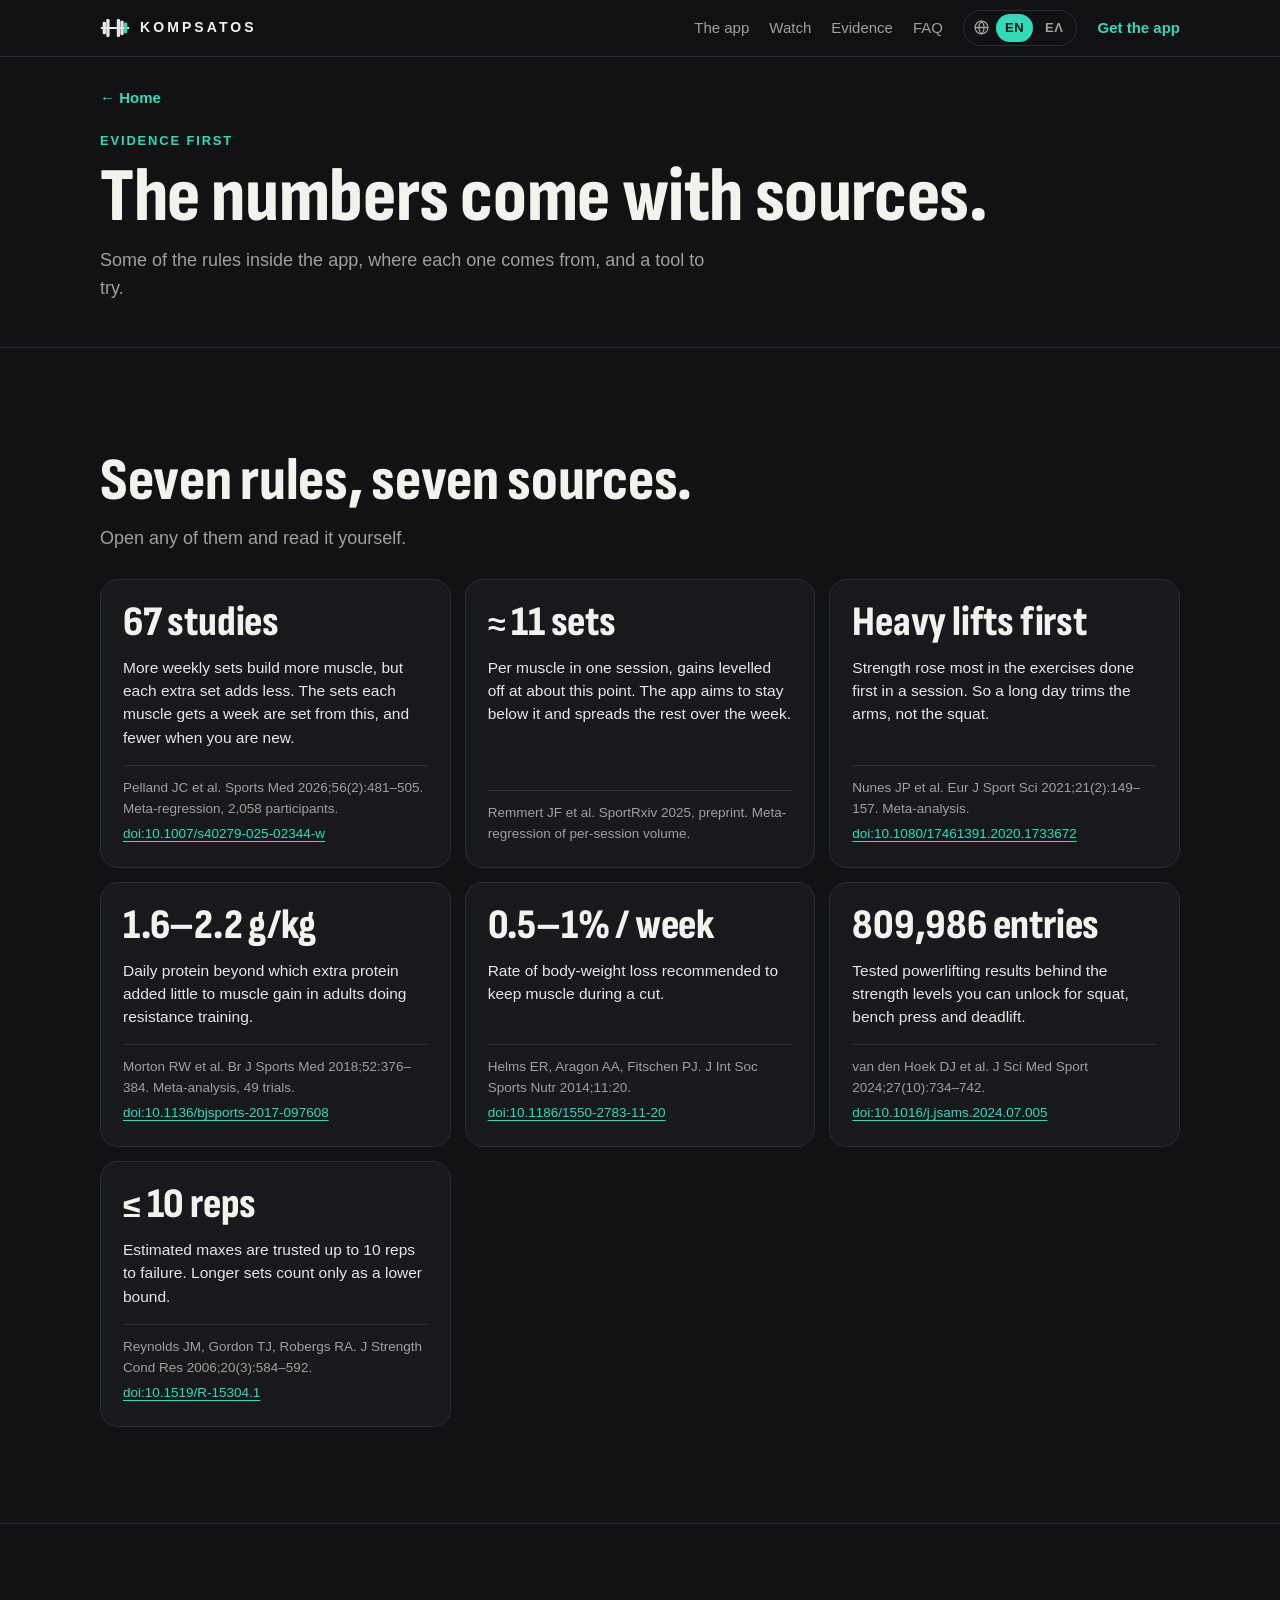
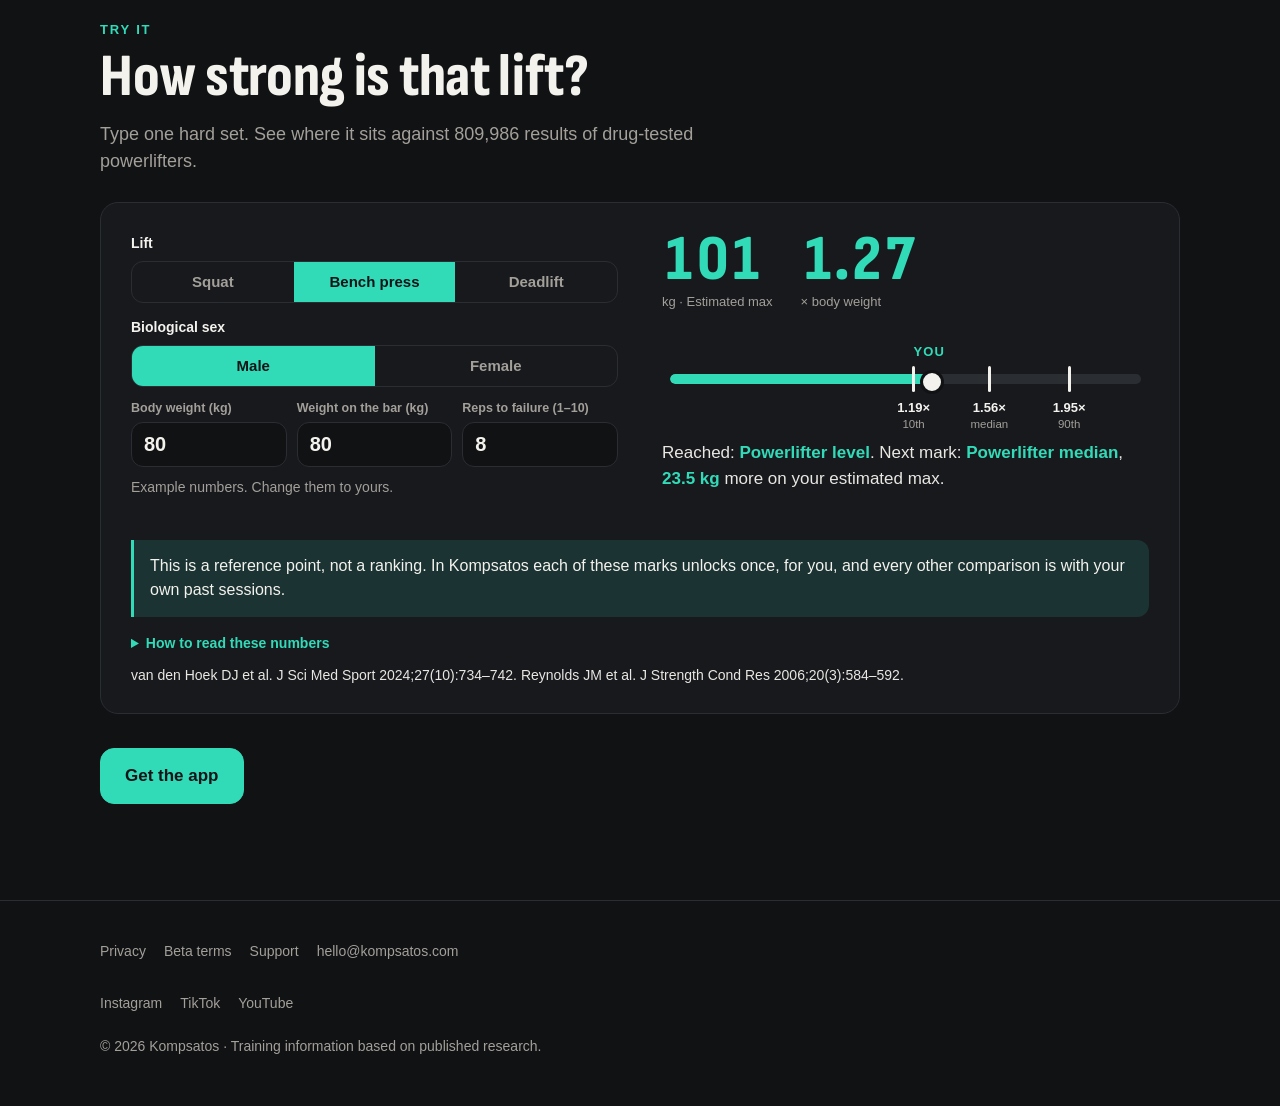
<file: evidence.html>
<!doctype html>
<html lang="en" data-os="desktop">
<head>
  <meta charset="utf-8">
  <meta name="viewport" content="width=device-width, initial-scale=1, viewport-fit=cover">
  <script>try{var l=localStorage.getItem('kLang');if(!l&&(navigator.language||'').toLowerCase().indexOf('el')===0)location.replace('el/evidence.html'+location.hash)}catch(e){}</script>
  <title>The research behind Kompsatos — sources and a strength check</title>
  <meta name="description" content="Seven rules inside the Kompsatos training app and the studies they come from, with links, plus a strength check against 809,986 powerlifting results.">
  <link rel="canonical" href="https://www.kompsatos.com/evidence.html">
  <link rel="alternate" hreflang="en" href="https://www.kompsatos.com/evidence.html">
  <link rel="alternate" hreflang="el" href="https://www.kompsatos.com/el/evidence.html">
  <link rel="alternate" hreflang="x-default" href="https://www.kompsatos.com/evidence.html">
  <meta property="og:type" content="website">
  <meta property="og:site_name" content="Kompsatos">
  <meta property="og:locale" content="en_US">
  <meta property="og:locale:alternate" content="el_GR">
  <meta property="og:title" content="The research behind Kompsatos — sources and a strength check">
  <meta property="og:description" content="Seven rules inside the Kompsatos training app and the studies they come from, with links, plus a strength check against 809,986 powerlifting results.">
  <meta property="og:url" content="https://www.kompsatos.com/evidence.html">
  <meta property="og:image" content="https://www.kompsatos.com/og.png">
  <meta property="og:image:width" content="1200">
  <meta property="og:image:height" content="630">
  <meta property="og:image:alt" content="Train by the evidence. Kompsatos.">
  <meta name="twitter:card" content="summary_large_image">
  <meta name="twitter:title" content="The research behind Kompsatos — sources and a strength check">
  <meta name="twitter:description" content="Seven rules inside the Kompsatos training app and the studies they come from, with links, plus a strength check against 809,986 powerlifting results.">
  <meta name="twitter:image" content="https://www.kompsatos.com/og.png">
  <meta name="theme-color" content="#101214">
  <link rel="icon" href="/favicon.ico" sizes="32x32">
  <link rel="icon" href="/favicon.svg" type="image/svg+xml">
  <link rel="apple-touch-icon" href="/apple-touch-icon.png">
  <link rel="preload" href="fonts/sofia-sans-condensed-latin.woff2" as="font" type="font/woff2" crossorigin>
  <link rel="stylesheet" href="v2.css">
  <script type="application/ld+json">
{
 "@context": "https://schema.org",
 "@graph": [
  {
   "@type": "Organization",
   "@id": "https://www.kompsatos.com/#org",
   "name": "Kompsatos",
   "alternateName": [
    "KOMPSATOS",
    "Kompsatos app"
   ],
   "url": "https://www.kompsatos.com/",
   "logo": "https://www.kompsatos.com/apple-touch-icon.png",
   "email": "hello@kompsatos.com",
   "founder": {
    "@type": "Person",
    "name": "Dimitris Lazaridis",
    "jobTitle": "Physiotherapist"
   },
   "sameAs": [
    "https://www.instagram.com/kompsatosapp",
    "https://www.tiktok.com/@kompsatos",
    "https://www.youtube.com/@kompsatosapp"
   ]
  }
 ]
}
  </script>
</head>
<body>

<a class="skip" href="#main" data-i18n="skip">Skip to content</a>

<header class="site">
  <div class="wrap">
    <a class="brand" href="./" aria-label="Kompsatos">
      <svg viewBox="0 0 100 100" aria-hidden="true"><rect x="2" y="46.5" width="96" height="7" rx="3.5" fill="#E9E7E2"/><rect x="9" y="29" width="11" height="42" rx="4.5" fill="#E9E7E2"/><rect x="21" y="20" width="11" height="60" rx="4.5" fill="#E9E7E2"/><rect x="56" y="20" width="11" height="60" rx="4.5" fill="#E9E7E2"/><rect x="68" y="26" width="11" height="48" rx="4.5" fill="#E9E7E2"/><rect x="80" y="32" width="11" height="36" rx="4.5" fill="#32DBB8"/></svg>
      KOMPSATOS
    </a>
    <nav aria-label="Sections">
      <a href="./#features" data-i18n="nav.features">The app</a>
      <a href="./#watch" data-i18n="nav.watch">Watch</a>
      <a href="./#evidence" data-i18n="nav.evidence">Evidence</a>
      <a href="./#faq" data-i18n="nav.faq">FAQ</a>
      <a class="lang" id="langBtn" href="el/evidence.html" hreflang="el" aria-label="Ελληνικά"><svg viewBox="0 0 24 24" fill="none" stroke="currentColor" stroke-width="1.8" stroke-linecap="round" aria-hidden="true"><circle cx="12" cy="12" r="9"/><path d="M3 12h18M12 3c2.6 2.6 3.8 5.6 3.8 9s-1.2 6.4-3.8 9c-2.6-2.6-3.8-5.6-3.8-9S9.4 5.6 12 3z"/></svg><span class="lg" data-l="en">EN</span><span class="lg" data-l="el">ΕΛ</span></a>
      <a class="get" href="./#get" data-i18n="nav.get">Get the app</a>
    </nav>
  </div>
</header>

<main id="main">
  <div id="viewResearch">
    <div class="wrap rhead">
      <a class="back" href="./" data-i18n="r.back">← Home</a>
      <div class="eyebrow" data-i18n="r.eyebrow">Evidence first</div>
      <h1 class="rh1" data-i18n="r.h1">The numbers come with sources.</h1>
      <p class="lead" data-i18n="r.lead">Some of the rules inside the app, where each one comes from, and a tool to try.</p>
    </div>
    <section>
      <div class="wrap">
        <h2 data-i18n="r.src.h2">Seven rules, seven sources.</h2>
        <p class="lead" data-i18n="r.src.lead">Open any of them and read it yourself.</p>
        <div class="rcards">
          <div class="rcard"><span class="num" data-i18n="ev.0.big">67 studies</span><p data-i18n="ev.0.p">More weekly sets build more muscle, but each extra set adds less. The sets each muscle gets a week are set from this, and fewer when you are new.</p><cite><span data-i18n="ev.0.c">Pelland JC et al. Sports Med 2026;56(2):481–505. Meta-regression, 2,058 participants.</span><a href="https://doi.org/10.1007/s40279-025-02344-w">doi:10.1007/s40279-025-02344-w</a></cite></div>
          <div class="rcard"><span class="num" data-i18n="ev.1.big">≈ 11 sets</span><p data-i18n="ev.1.p">Per muscle in one session, gains levelled off at about this point. The app aims to stay below it and spreads the rest over the week.</p><cite><span data-i18n="ev.1.c">Remmert JF et al. SportRxiv 2025, preprint. Meta-regression of per-session volume.</span></cite></div>
          <div class="rcard"><span class="num" data-i18n="ev.2.big">Heavy lifts first</span><p data-i18n="ev.2.p">Strength rose most in the exercises done first in a session. So a long day trims the arms, not the squat.</p><cite><span data-i18n="ev.2.c">Nunes JP et al. Eur J Sport Sci 2021;21(2):149–157. Meta-analysis.</span><a href="https://doi.org/10.1080/17461391.2020.1733672">doi:10.1080/17461391.2020.1733672</a></cite></div>
          <div class="rcard"><span class="num" data-i18n="ev.3.big">1.6–2.2 g/kg</span><p data-i18n="ev.3.p">Daily protein beyond which extra protein added little to muscle gain in adults doing resistance training.</p><cite><span data-i18n="ev.3.c">Morton RW et al. Br J Sports Med 2018;52:376–384. Meta-analysis, 49 trials.</span><a href="https://doi.org/10.1136/bjsports-2017-097608">doi:10.1136/bjsports-2017-097608</a></cite></div>
          <div class="rcard"><span class="num" data-i18n="ev.4.big">0.5–1% / week</span><p data-i18n="ev.4.p">Rate of body-weight loss recommended to keep muscle during a cut.</p><cite><span data-i18n="ev.4.c">Helms ER, Aragon AA, Fitschen PJ. J Int Soc Sports Nutr 2014;11:20.</span><a href="https://doi.org/10.1186/1550-2783-11-20">doi:10.1186/1550-2783-11-20</a></cite></div>
          <div class="rcard"><span class="num" data-i18n="ev.5.big">809,986 entries</span><p data-i18n="ev.5.p">Tested powerlifting results behind the strength levels you can unlock for squat, bench press and deadlift.</p><cite><span data-i18n="ev.5.c">van den Hoek DJ et al. J Sci Med Sport 2024;27(10):734–742.</span><a href="https://doi.org/10.1016/j.jsams.2024.07.005">doi:10.1016/j.jsams.2024.07.005</a></cite></div>
          <div class="rcard"><span class="num" data-i18n="ev.6.big">≤ 10 reps</span><p data-i18n="ev.6.p">Estimated maxes are trusted up to 10 reps to failure. Longer sets count only as a lower bound.</p><cite><span data-i18n="ev.6.c">Reynolds JM, Gordon TJ, Robergs RA. J Strength Cond Res 2006;20(3):584–592.</span><a href="https://doi.org/10.1519/R-15304.1">doi:10.1519/R-15304.1</a></cite></div>
          
        </div>
      </div>
    </section>
    <section>
      <div class="wrap">
      <div id="strength">
        <div class="eyebrow" data-i18n="st.eyebrow">Try it</div>
        <h2 data-i18n="st.h2">How strong is that lift?</h2>
        <p class="lead" data-i18n="st.lead">Type one hard set. See where it sits against 809,986 results of drug-tested powerlifters.</p>
        <form class="dose st" id="stForm" novalidate>
          <div class="st-grid">
            <div class="st-in">
              <fieldset><legend data-i18n="st.lift">Lift</legend>
                <div class="seg" id="stLift">
                  <label><input type="radio" name="lift" id="stSquat" value="squat"><span data-i18n="st.squat">Squat</span></label>
                  <label><input type="radio" name="lift" id="stBench" value="bench" checked><span data-i18n="st.bench">Bench press</span></label>
                  <label><input type="radio" name="lift" id="stDead" value="deadlift"><span data-i18n="st.deadlift">Deadlift</span></label>
                </div>
              </fieldset>
              <fieldset><legend data-i18n="st.sex">Biological sex</legend>
                <div class="seg">
                  <label><input type="radio" name="sex" id="stMale" value="m" checked><span data-i18n="st.male">Male</span></label>
                  <label><input type="radio" name="sex" id="stFemale" value="f"><span data-i18n="st.female">Female</span></label>
                </div>
              </fieldset>
              <div class="st-nums">
                <label for="stBw"><span data-i18n="st.bw">Body weight (kg)</span><input id="stBw" type="number" inputmode="decimal" min="30" max="250" step="0.5" value="80"></label>
                <label for="stLoad"><span data-i18n="st.load">Weight on the bar (kg)</span><input id="stLoad" type="number" inputmode="decimal" min="1" max="600" step="0.5" value="80"></label>
                <label for="stReps"><span data-i18n="st.reps">Reps to failure (1–10)</span><input id="stReps" type="number" inputmode="numeric" min="1" max="10" step="1" value="8"></label>
              </div>
              <p class="fine" style="margin:10px 0 0" data-i18n="st.example">Example numbers. Change them to yours.</p>
            </div>
            <div class="st-out" aria-live="polite">
              <div class="st-big"><div><span class="num" id="stMax">101</span><small>kg · <span data-i18n="st.e1rm">Estimated max</span></small></div><div><span class="num" id="stRatio">1.27</span><small data-i18n="st.ratio">× body weight</small></div></div>
              <div class="st-scale" id="stScale" aria-hidden="true">
                <div class="track"><i id="stFill"></i></div>
                <span class="mk" data-k="0"><b></b><em></em></span>
                <span class="mk" data-k="1"><b></b><em></em></span>
                <span class="mk" data-k="2"><b></b><em></em></span>
                <span class="you" id="stYou"><em data-i18n="st.you">you</em></span>
              </div>
              <p class="st-text" id="stText"></p>
            </div>
          </div>
          <p class="dose-app" data-i18n="st.app">This is a reference point, not a ranking. In Kompsatos each of these marks unlocks once, for you, and every other comparison is with your own past sessions.</p>
          <details class="note"><summary data-i18n="note.sum">How to read these numbers</summary><p class="fine" data-i18n="st.note">Marks are the 10th, 50th and 90th percentile of lift ÷ body weight among drug-tested, unequipped powerlifters aged 18–35, the same numbers the app uses. The estimated max uses the Epley equation, which is trusted up to 10 reps to failure. Nothing you type here is stored or sent anywhere.</p></details>
          <p class="fine dose-note"><cite data-i18n="st.cite">van den Hoek DJ et al. J Sci Med Sport 2024;27(10):734–742. Reynolds JM et al. J Strength Cond Res 2006;20(3):584–592.</cite></p>
        </form>
      </div>
        <p style="margin:34px 0 0"><a class="btn" href="./#get" data-i18n="nav.get">Get the app</a></p>
      </div>
    </section>
  </div>
</main>

<footer class="site">
  <div class="wrap">
    <div><a href="privacy.html" data-i18n="ft.privacy">Privacy</a><a href="terms.html" data-i18n="ft.terms">Beta terms</a><a href="support.html" data-i18n="ft.support">Support</a><a href="mailto:hello@kompsatos.com">hello@kompsatos.com</a></div>
    <div><a href="https://www.instagram.com/kompsatosapp" rel="noopener">Instagram</a><a href="https://www.tiktok.com/@kompsatos" rel="noopener">TikTok</a><a href="https://www.youtube.com/@kompsatosapp" rel="noopener">YouTube</a></div>
    <div data-i18n="ft.legal">© 2026 Kompsatos · Training information based on published research.</div>
  </div>
</footer>

<div class="dock" id="dock">
  <b data-i18n="bar.text">Kompsatos · free</b>
  <a class="btn" id="dockBtn" href="./#get" data-i18n="bar.cta">Get the app</a>
</div>

<script>window.K={"fixed":true,"lang":"en","str":{"cta.ios.short":{"en":"iPhone beta"},"cta.android.short":{"en":"Android beta"},"demo.last":{"en":"Last time, set {n}: 80 kg × 8 · RIR 2"},"demo.save":{"en":"Save set {n} / 3"},"demo.wSet":{"en":"Set {n} of 3"},"feat.eyebrow":{"en":"What it does"},"feat.h2":{"en":"A coach that reads your training, not your mood."},"feat.tab1":{"en":"Your plan"},"feat.tab2":{"en":"In the gym"},"feat.tab3":{"en":"Your progress"},"feat.1.h":{"en":"A plan built from the research"},"feat.1.a":{"en":"For each muscle, the plan sets how many sets you do in a week, within the ranges the research supports. If you are new, you start with fewer."},"feat.1.b":{"en":"Heavy lifts come first. When you train four or more days a week, a session stays at 24 sets or fewer, warm-up sets not counted."},"feat.1.c":{"en":"Each day shows how long the workout will take, with rests and warm-up included."},"feat.2.h":{"en":"Made for the gym floor"},"feat.2.a":{"en":"The app suggests how much weight to use next, from your own recent workouts. On machines and cables it only looks at the same machine, because the same number can feel different on another one."},"feat.2.b":{"en":"The rest timer runs on your Lock Screen and in the Dynamic Island on iPhone, and in a notification on Android."},"feat.2.c":{"en":"It shows which plates go on each side of the bar, suggests warm-up sets, keeps a note on any set, and undoes a wrong tap."},"feat.3.h":{"en":"Records that are real"},"feat.3.a":{"en":"Your first log of an exercise is your starting point, not a record. Records count per exercise and per machine."},"feat.3.b":{"en":"172 achievements and 100 levels. Points come from keeping your plan, never from extra volume."},"feat.3.c":{"en":"Sleep, body weight and waist trends next to your training. Export everything to CSV, JSON or PDF, free."},"feat.1.alt":{"en":"Program screen: the active program with its training days, muscles per day and how long each day takes"},"feat.2.alt":{"en":"Set logging screen for the bench press: last session, today's suggested load and reps, and the Save set button"},"feat.3.alt":{"en":"Personal Records screen: the latest records per exercise"},"watch.dot":{"en":"Show watch screen {n}"},"dose.unit":{"en":"sets / week"},"dose.y":{"en":"Detectable steps of growth"},"dose.few":{"en":"few studies"},"dose.t0.name":{"en":"Below the minimum"},"dose.t0.text":{"en":"Detectable growth started at about 4 weekly sets."},"dose.t1.name":{"en":"Minimum effective dose"},"dose.t1.text":{"en":"Enough for detectable growth."},"dose.t2.name":{"en":"Higher efficiency"},"dose.t3.name":{"en":"Intermediate efficiency"},"dose.t4.name":{"en":"Lower efficiency"},"dose.t5.name":{"en":"Lowest efficiency"},"dose.cost":{"en":"In this range, one more detectable step of growth took about <b>{n}</b> extra weekly sets."},"dose.t6.name":{"en":"Unclear"},"dose.t6.text":{"en":"Too few studies to say. Growth may even be lower."},"st.p10":{"en":"Powerlifter level"},"st.p50":{"en":"Powerlifter median"},"st.p90":{"en":"Top 10% of powerlifters"},"st.p10s":{"en":"10th"},"st.p50s":{"en":"median"},"st.p90s":{"en":"90th"},"st.below":{"en":"Below the first mark. These marks come from competitors, a small and very strong group. Next mark: <b>{next}</b>, <b>{kg} kg</b> more on your estimated max."},"st.at":{"en":"Reached: <b>{level}</b>. Next mark: <b>{next}</b>, <b>{kg} kg</b> more on your estimated max."},"st.top":{"en":"Reached: <b>{level}</b>, the highest mark here."},"st.invalid":{"en":"Enter a body weight, a weight on the bar and 1 to 10 reps."},"img.program":{"en":"shots/en/program.webp"},"img.logging":{"en":"shots/en/logging.webp"},"img.records":{"en":"shots/en/records.webp"},"img.watch1":{"en":"shots/en/watch1.webp"},"img.watch2":{"en":"shots/en/watch2.webp"},"img.watch3":{"en":"shots/en/watch3.webp"},"img.watch4":{"en":"shots/en/watch4.webp"}}};</script>
<script src="v2.js" defer></script>
</body>
</html>
</file>
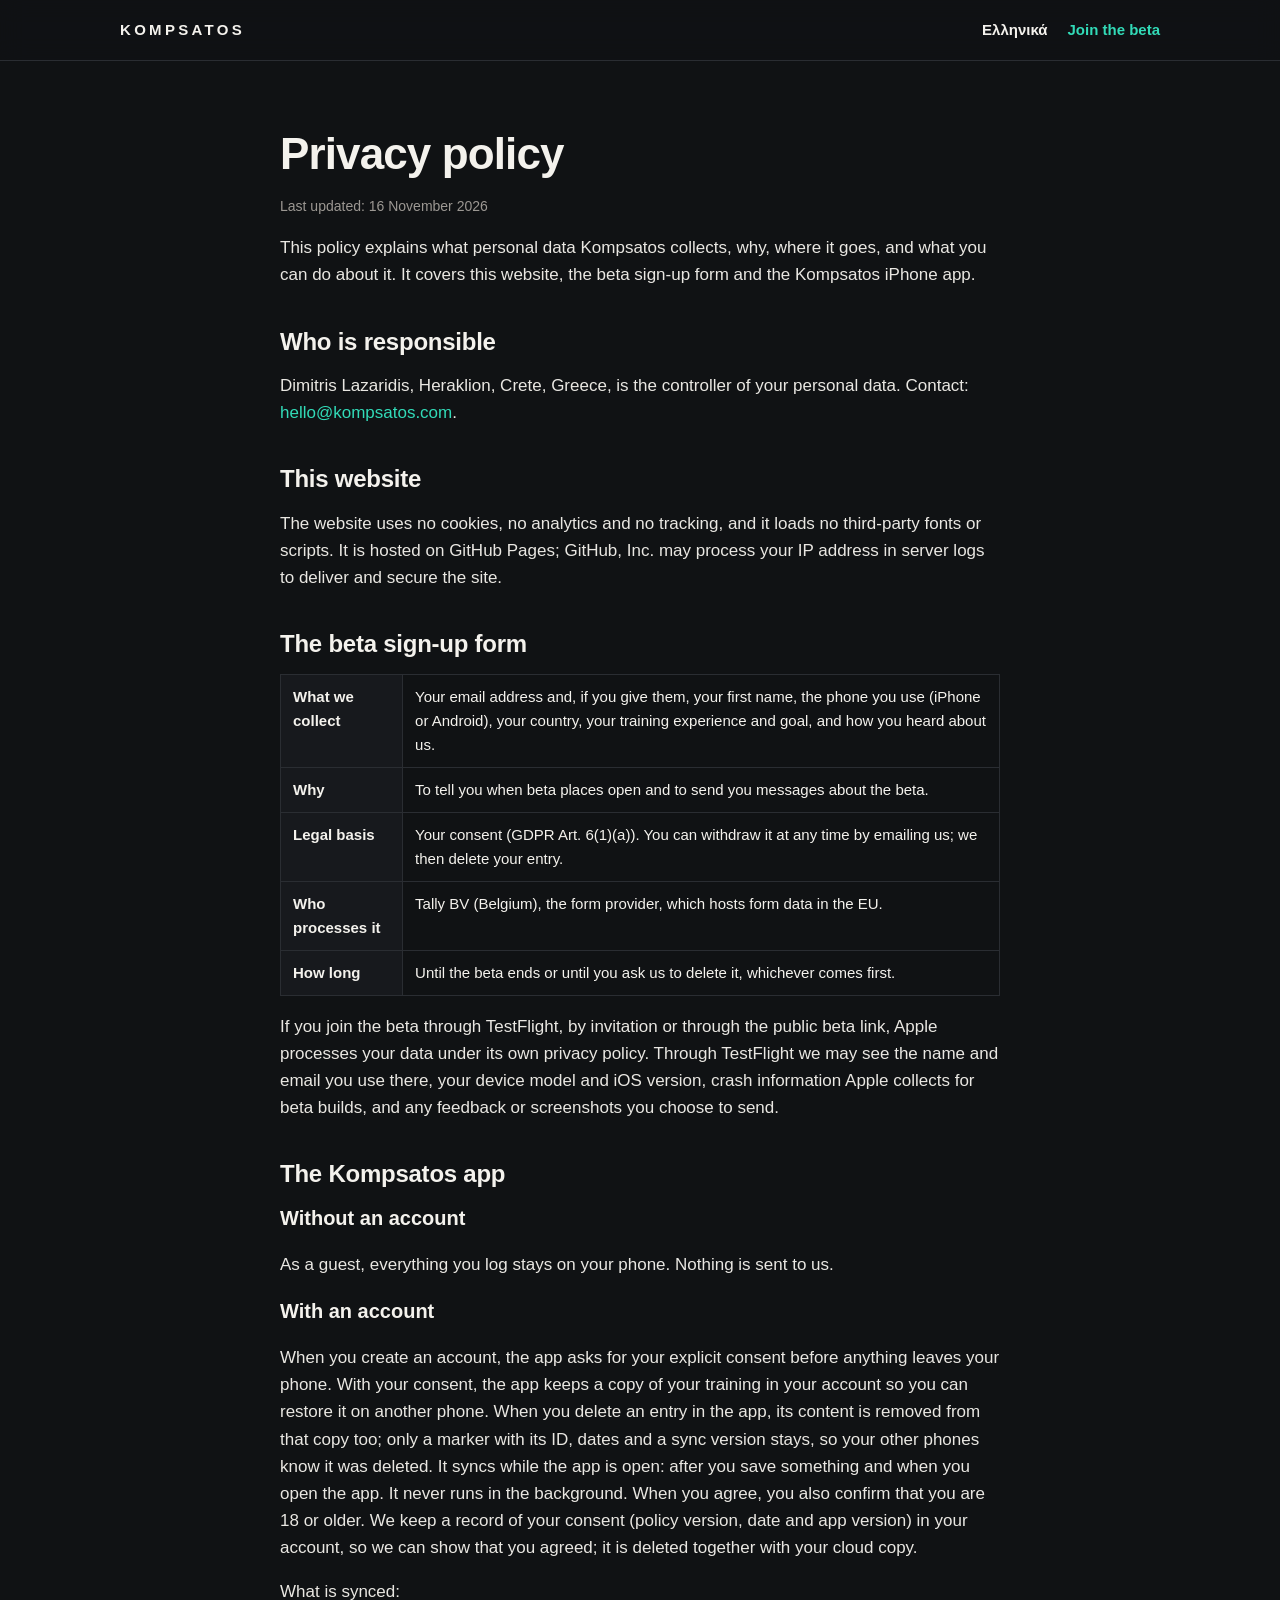
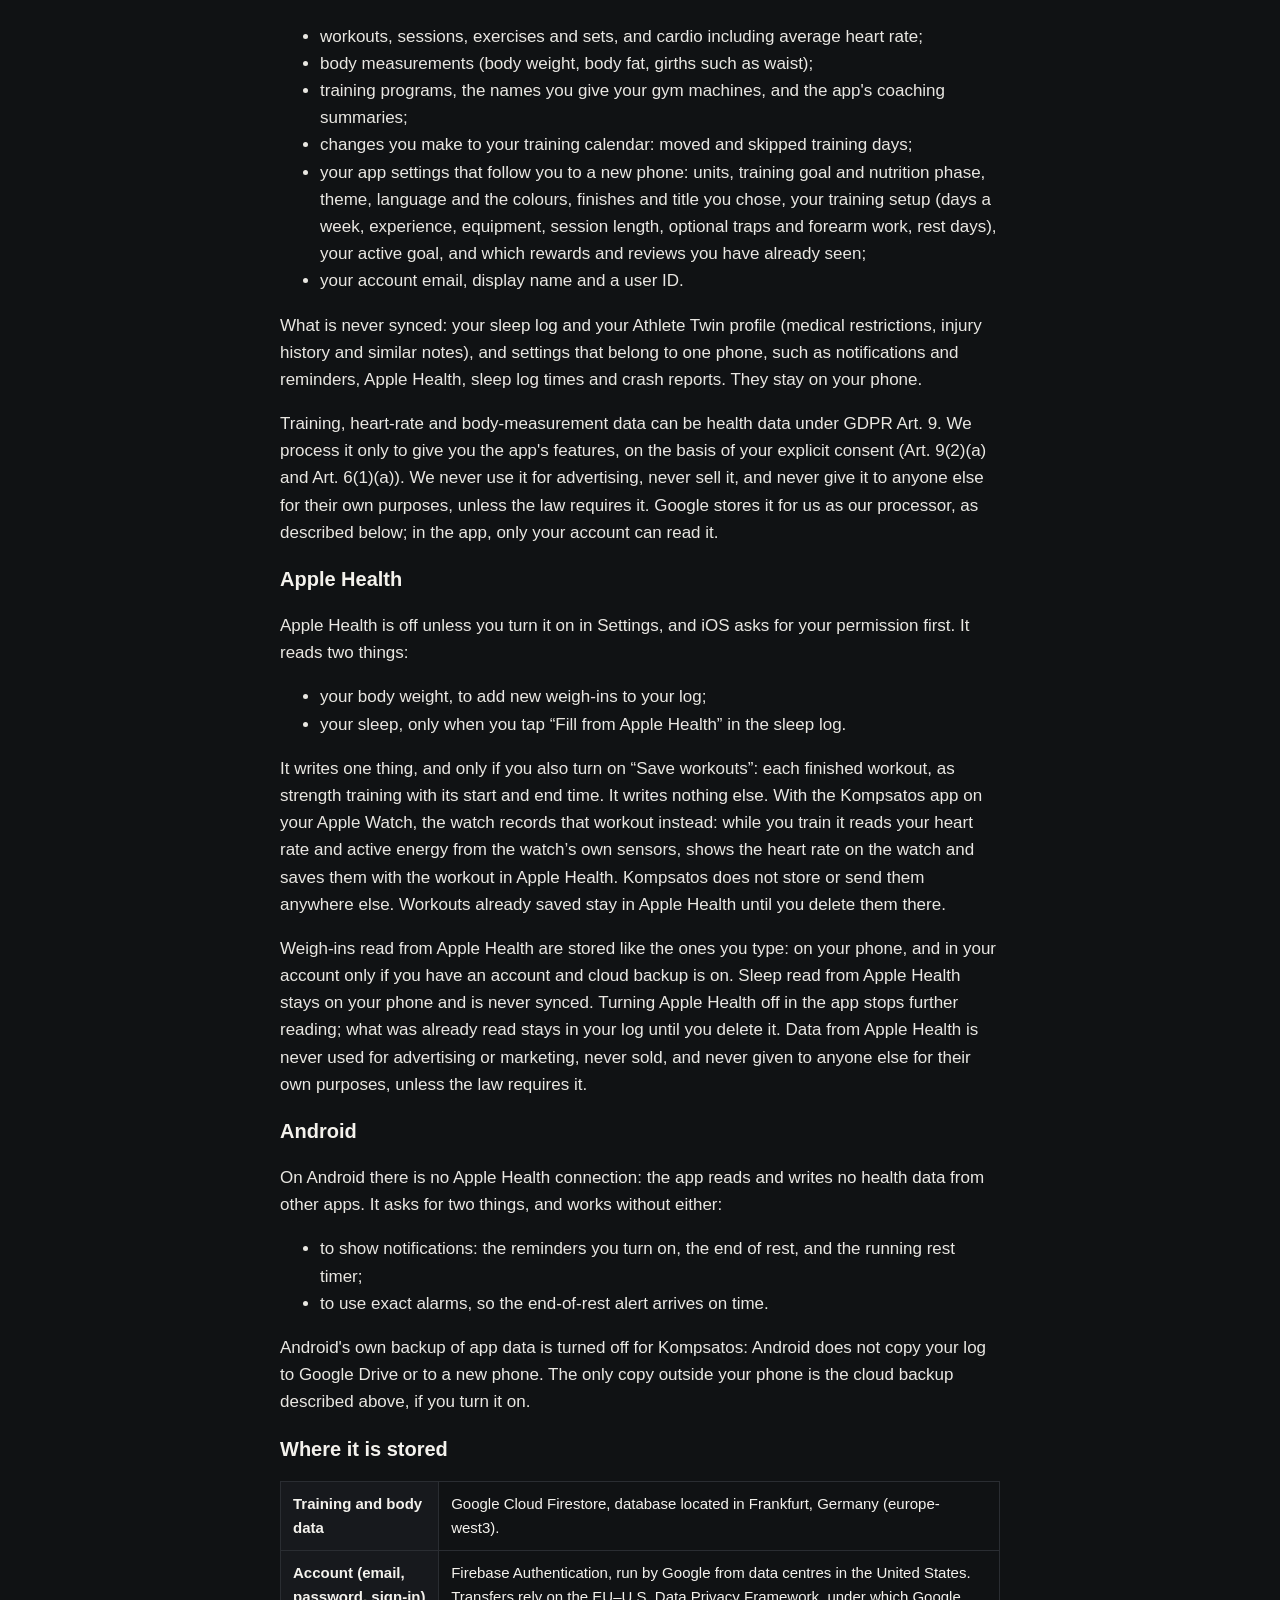
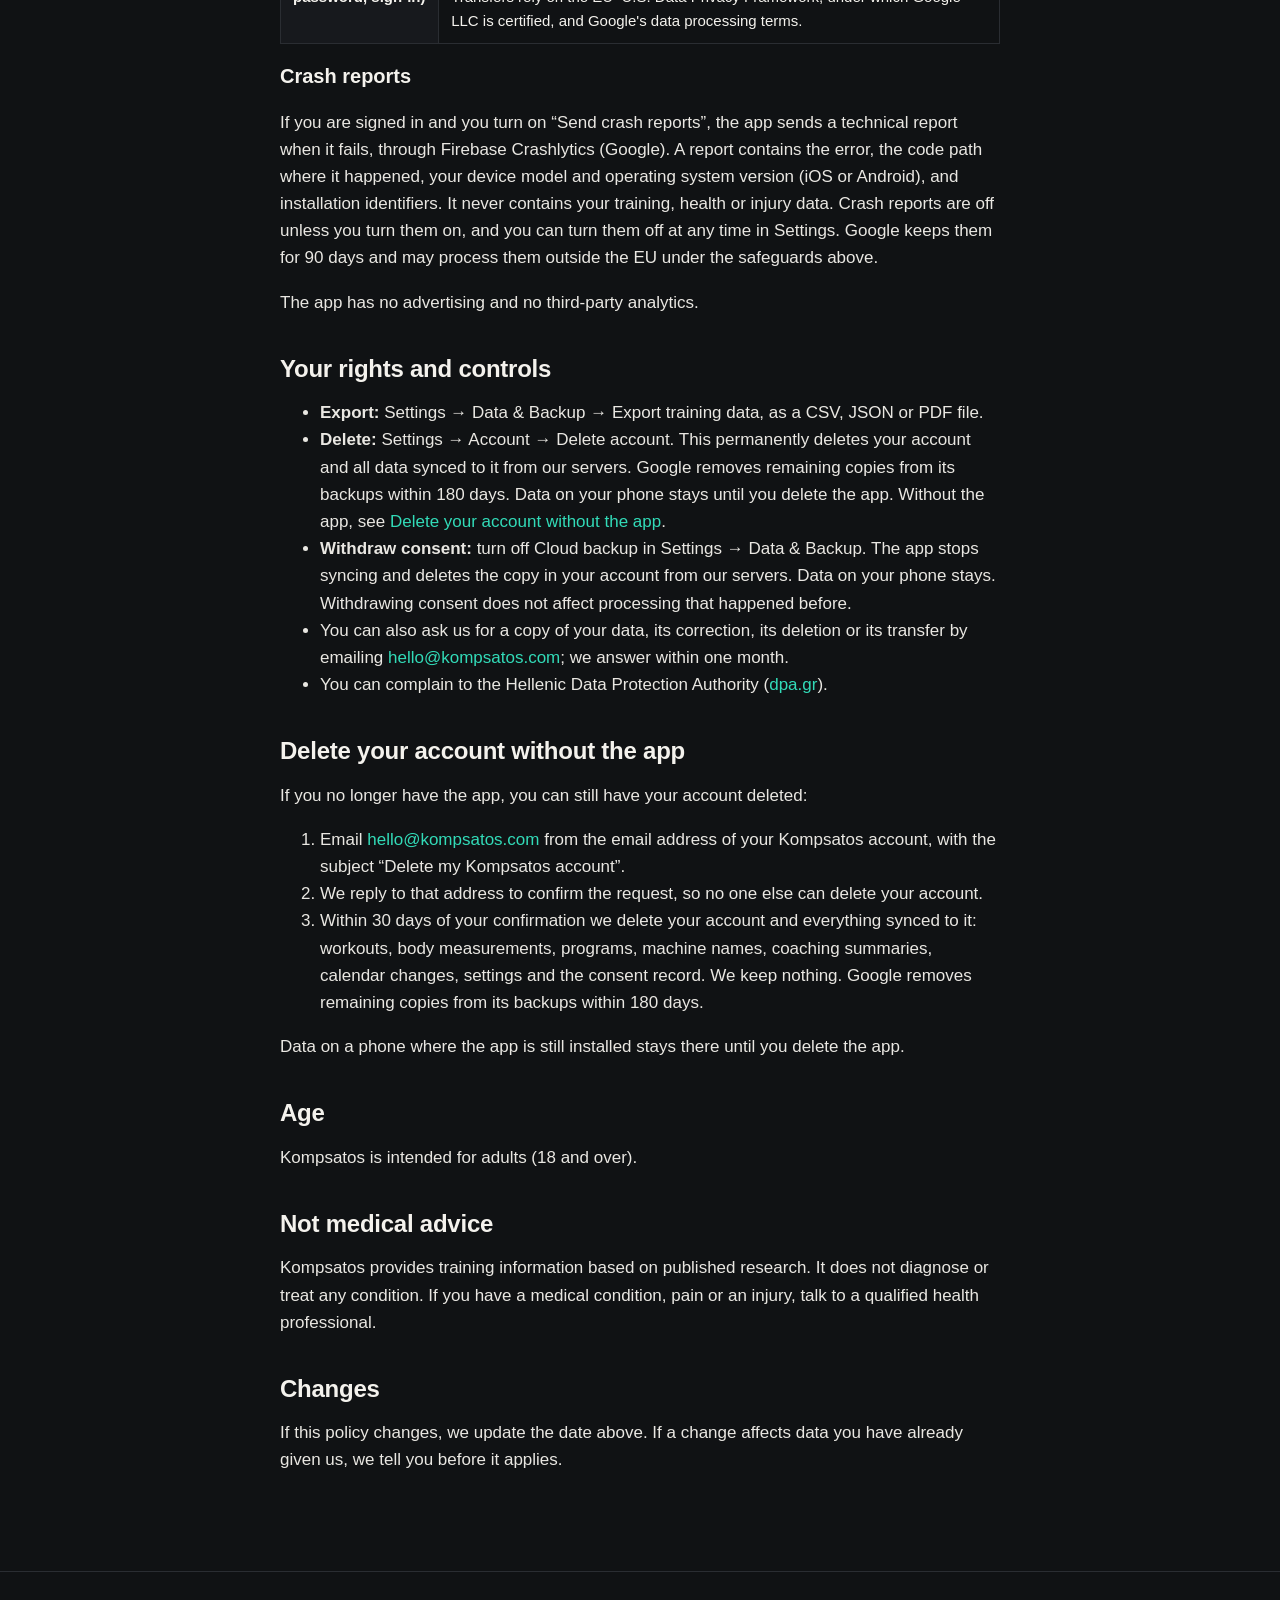
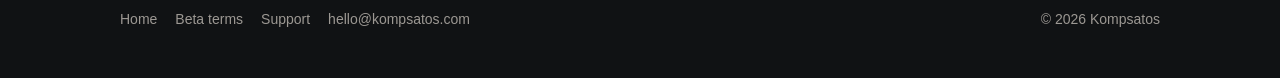
<file: privacy.html>
<!doctype html>
<html lang="en">
<head>
  <meta charset="utf-8">
  <meta name="viewport" content="width=device-width, initial-scale=1">
  <title>Privacy policy — Kompsatos</title>
  <link rel="canonical" href="https://www.kompsatos.com/privacy.html">
  <link rel="alternate" hreflang="en" href="https://www.kompsatos.com/privacy.html">
  <link rel="alternate" hreflang="el" href="https://www.kompsatos.com/el/privacy.html">
  <meta name="description" content="What personal data Kompsatos collects, why, where it is stored and how to export or delete it. No ads, no analytics, no tracking.">
  <meta property="og:type" content="website">
  <meta property="og:site_name" content="Kompsatos">
  <meta property="og:title" content="Privacy policy — Kompsatos">
  <meta property="og:description" content="What personal data Kompsatos collects, why, where it is stored and how to export or delete it. No ads, no analytics, no tracking.">
  <meta property="og:url" content="https://www.kompsatos.com/privacy.html">
  <meta property="og:image" content="https://www.kompsatos.com/og.png">
  <meta name="twitter:card" content="summary_large_image">
  <meta name="theme-color" content="#101214">
  <link rel="icon" href="/favicon.ico" sizes="32x32">
  <link rel="icon" href="/favicon.svg" type="image/svg+xml">
  <link rel="apple-touch-icon" href="/apple-touch-icon.png">
  <link rel="stylesheet" href="/styles.css">
</head>
<body>
<header class="site">
  <div class="wrap">
    <a class="wordmark" href="/">KOMPSATOS</a>
    <nav><a class="lang" href="/el/privacy.html" hreflang="el" lang="el">Ελληνικά</a><a class="cta-small" href="/#beta">Join the beta</a></nav>
  </div>
</header>

<main class="doc">
  <h1>Privacy policy</h1>
  <p class="updated">Last updated: 16 November 2026</p>

  <p>This policy explains what personal data Kompsatos collects, why, where it goes, and what you can do about it. It covers this website, the beta sign-up form and the Kompsatos iPhone app.</p>

  <h2>Who is responsible</h2>
  <p>Dimitris Lazaridis, Heraklion, Crete, Greece, is the controller of your personal data. Contact: <a href="mailto:hello@kompsatos.com">hello@kompsatos.com</a>.</p>

  <h2>This website</h2>
  <p>The website uses no cookies, no analytics and no tracking, and it loads no third-party fonts or scripts. It is hosted on GitHub Pages; GitHub, Inc. may process your IP address in server logs to deliver and secure the site.</p>

  <h2>The beta sign-up form</h2>
  <table>
    <tr><th>What we collect</th><td>Your email address and, if you give them, your first name, the phone you use (iPhone or Android), your country, your training experience and goal, and how you heard about us.</td></tr>
    <tr><th>Why</th><td>To tell you when beta places open and to send you messages about the beta.</td></tr>
    <tr><th>Legal basis</th><td>Your consent (GDPR Art. 6(1)(a)). You can withdraw it at any time by emailing us; we then delete your entry.</td></tr>
    <tr><th>Who processes it</th><td>Tally BV (Belgium), the form provider, which hosts form data in the EU.</td></tr>
    <tr><th>How long</th><td>Until the beta ends or until you ask us to delete it, whichever comes first.</td></tr>
  </table>
  <p>If you join the beta through TestFlight, by invitation or through the public beta link, Apple processes your data under its own privacy policy. Through TestFlight we may see the name and email you use there, your device model and iOS version, crash information Apple collects for beta builds, and any feedback or screenshots you choose to send.</p>

  <h2>The Kompsatos app</h2>

  <h3>Without an account</h3>
  <p>As a guest, everything you log stays on your phone. Nothing is sent to us.</p>

  <h3>With an account</h3>
  <p>When you create an account, the app asks for your explicit consent before anything leaves your phone. With your consent, the app keeps a copy of your training in your account so you can restore it on another phone. When you delete an entry in the app, its content is removed from that copy too; only a marker with its ID, dates and a sync version stays, so your other phones know it was deleted. It syncs while the app is open: after you save something and when you open the app. It never runs in the background. When you agree, you also confirm that you are 18 or older. We keep a record of your consent (policy version, date and app version) in your account, so we can show that you agreed; it is deleted together with your cloud copy.</p>
  <p>What is synced:</p>
  <ul>
    <li>workouts, sessions, exercises and sets, and cardio including average heart rate;</li>
    <li>body measurements (body weight, body fat, girths such as waist);</li>
    <li>training programs, the names you give your gym machines, and the app's coaching summaries;</li>
    <li>changes you make to your training calendar: moved and skipped training days;</li>
    <li>your app settings that follow you to a new phone: units, training goal and nutrition phase, theme, language and the colours, finishes and title you chose, your training setup (days a week, experience, equipment, session length, optional traps and forearm work, rest days), your active goal, and which rewards and reviews you have already seen;</li>
    <li>your account email, display name and a user ID.</li>
  </ul>
  <p>What is never synced: your sleep log and your Athlete Twin profile (medical restrictions, injury history and similar notes), and settings that belong to one phone, such as notifications and reminders, Apple Health, sleep log times and crash reports. They stay on your phone.</p>
  <p>Training, heart-rate and body-measurement data can be health data under GDPR Art. 9. We process it only to give you the app's features, on the basis of your explicit consent (Art. 9(2)(a) and Art. 6(1)(a)). We never use it for advertising, never sell it, and never give it to anyone else for their own purposes, unless the law requires it. Google stores it for us as our processor, as described below; in the app, only your account can read it.</p>

  <h3>Apple Health</h3>
  <p>Apple Health is off unless you turn it on in Settings, and iOS asks for your permission first. It reads two things:</p>
  <ul>
    <li>your body weight, to add new weigh-ins to your log;</li>
    <li>your sleep, only when you tap “Fill from Apple Health” in the sleep log.</li>
  </ul>
  <p>It writes one thing, and only if you also turn on “Save workouts”: each finished workout, as strength training with its start and end time. It writes nothing else. With the Kompsatos app on your Apple Watch, the watch records that workout instead: while you train it reads your heart rate and active energy from the watch’s own sensors, shows the heart rate on the watch and saves them with the workout in Apple Health. Kompsatos does not store or send them anywhere else. Workouts already saved stay in Apple Health until you delete them there.</p>
  <p>Weigh-ins read from Apple Health are stored like the ones you type: on your phone, and in your account only if you have an account and cloud backup is on. Sleep read from Apple Health stays on your phone and is never synced. Turning Apple Health off in the app stops further reading; what was already read stays in your log until you delete it. Data from Apple Health is never used for advertising or marketing, never sold, and never given to anyone else for their own purposes, unless the law requires it.</p>

  <h3>Android</h3>
  <p>On Android there is no Apple Health connection: the app reads and writes no health data from other apps. It asks for two things, and works without either:</p>
  <ul>
    <li>to show notifications: the reminders you turn on, the end of rest, and the running rest timer;</li>
    <li>to use exact alarms, so the end-of-rest alert arrives on time.</li>
  </ul>
  <p>Android's own backup of app data is turned off for Kompsatos: Android does not copy your log to Google Drive or to a new phone. The only copy outside your phone is the cloud backup described above, if you turn it on.</p>

  <h3>Where it is stored</h3>
  <table>
    <tr><th>Training and body data</th><td>Google Cloud Firestore, database located in Frankfurt, Germany (europe-west3).</td></tr>
    <tr><th>Account (email, password, sign-in)</th><td>Firebase Authentication, run by Google from data centres in the United States. Transfers rely on the EU–U.S. Data Privacy Framework, under which Google LLC is certified, and Google's data processing terms.</td></tr>
  </table>

  <h3>Crash reports</h3>
  <p>If you are signed in and you turn on “Send crash reports”, the app sends a technical report when it fails, through Firebase Crashlytics (Google). A report contains the error, the code path where it happened, your device model and operating system version (iOS or Android), and installation identifiers. It never contains your training, health or injury data. Crash reports are off unless you turn them on, and you can turn them off at any time in Settings. Google keeps them for 90 days and may process them outside the EU under the safeguards above.</p>

  <p>The app has no advertising and no third-party analytics.</p>

  <h2 id="your-data">Your rights and controls</h2>
  <ul>
    <li><strong>Export:</strong> Settings → Data &amp; Backup → Export training data, as a CSV, JSON or PDF file.</li>
    <li><strong>Delete:</strong> Settings → Account → Delete account. This permanently deletes your account and all data synced to it from our servers. Google removes remaining copies from its backups within 180 days. Data on your phone stays until you delete the app. Without the app, see <a href="#delete-account">Delete your account without the app</a>.</li>
    <li><strong>Withdraw consent:</strong> turn off Cloud backup in Settings → Data &amp; Backup. The app stops syncing and deletes the copy in your account from our servers. Data on your phone stays. Withdrawing consent does not affect processing that happened before.</li>
    <li>You can also ask us for a copy of your data, its correction, its deletion or its transfer by emailing <a href="mailto:hello@kompsatos.com">hello@kompsatos.com</a>; we answer within one month.</li>
    <li>You can complain to the Hellenic Data Protection Authority (<a href="https://www.dpa.gr">dpa.gr</a>).</li>
  </ul>

  <h2 id="delete-account">Delete your account without the app</h2>
  <p>If you no longer have the app, you can still have your account deleted:</p>
  <ol>
    <li>Email <a href="mailto:hello@kompsatos.com?subject=Delete%20my%20Kompsatos%20account">hello@kompsatos.com</a> from the email address of your Kompsatos account, with the subject “Delete my Kompsatos account”.</li>
    <li>We reply to that address to confirm the request, so no one else can delete your account.</li>
    <li>Within 30 days of your confirmation we delete your account and everything synced to it: workouts, body measurements, programs, machine names, coaching summaries, calendar changes, settings and the consent record. We keep nothing. Google removes remaining copies from its backups within 180 days.</li>
  </ol>
  <p>Data on a phone where the app is still installed stays there until you delete the app.</p>

  <h2>Age</h2>
  <p>Kompsatos is intended for adults (18 and over).</p>

  <h2>Not medical advice</h2>
  <p>Kompsatos provides training information based on published research. It does not diagnose or treat any condition. If you have a medical condition, pain or an injury, talk to a qualified health professional.</p>

  <h2>Changes</h2>
  <p>If this policy changes, we update the date above. If a change affects data you have already given us, we tell you before it applies.</p>
</main>

<footer class="site">
  <div class="wrap">
    <div><a href="/">Home</a><a href="terms.html">Beta terms</a><a href="support.html">Support</a><a href="mailto:hello@kompsatos.com">hello@kompsatos.com</a></div>
    <div>© 2026 Kompsatos</div>
  </div>
</footer>
</body>
</html>
</file>
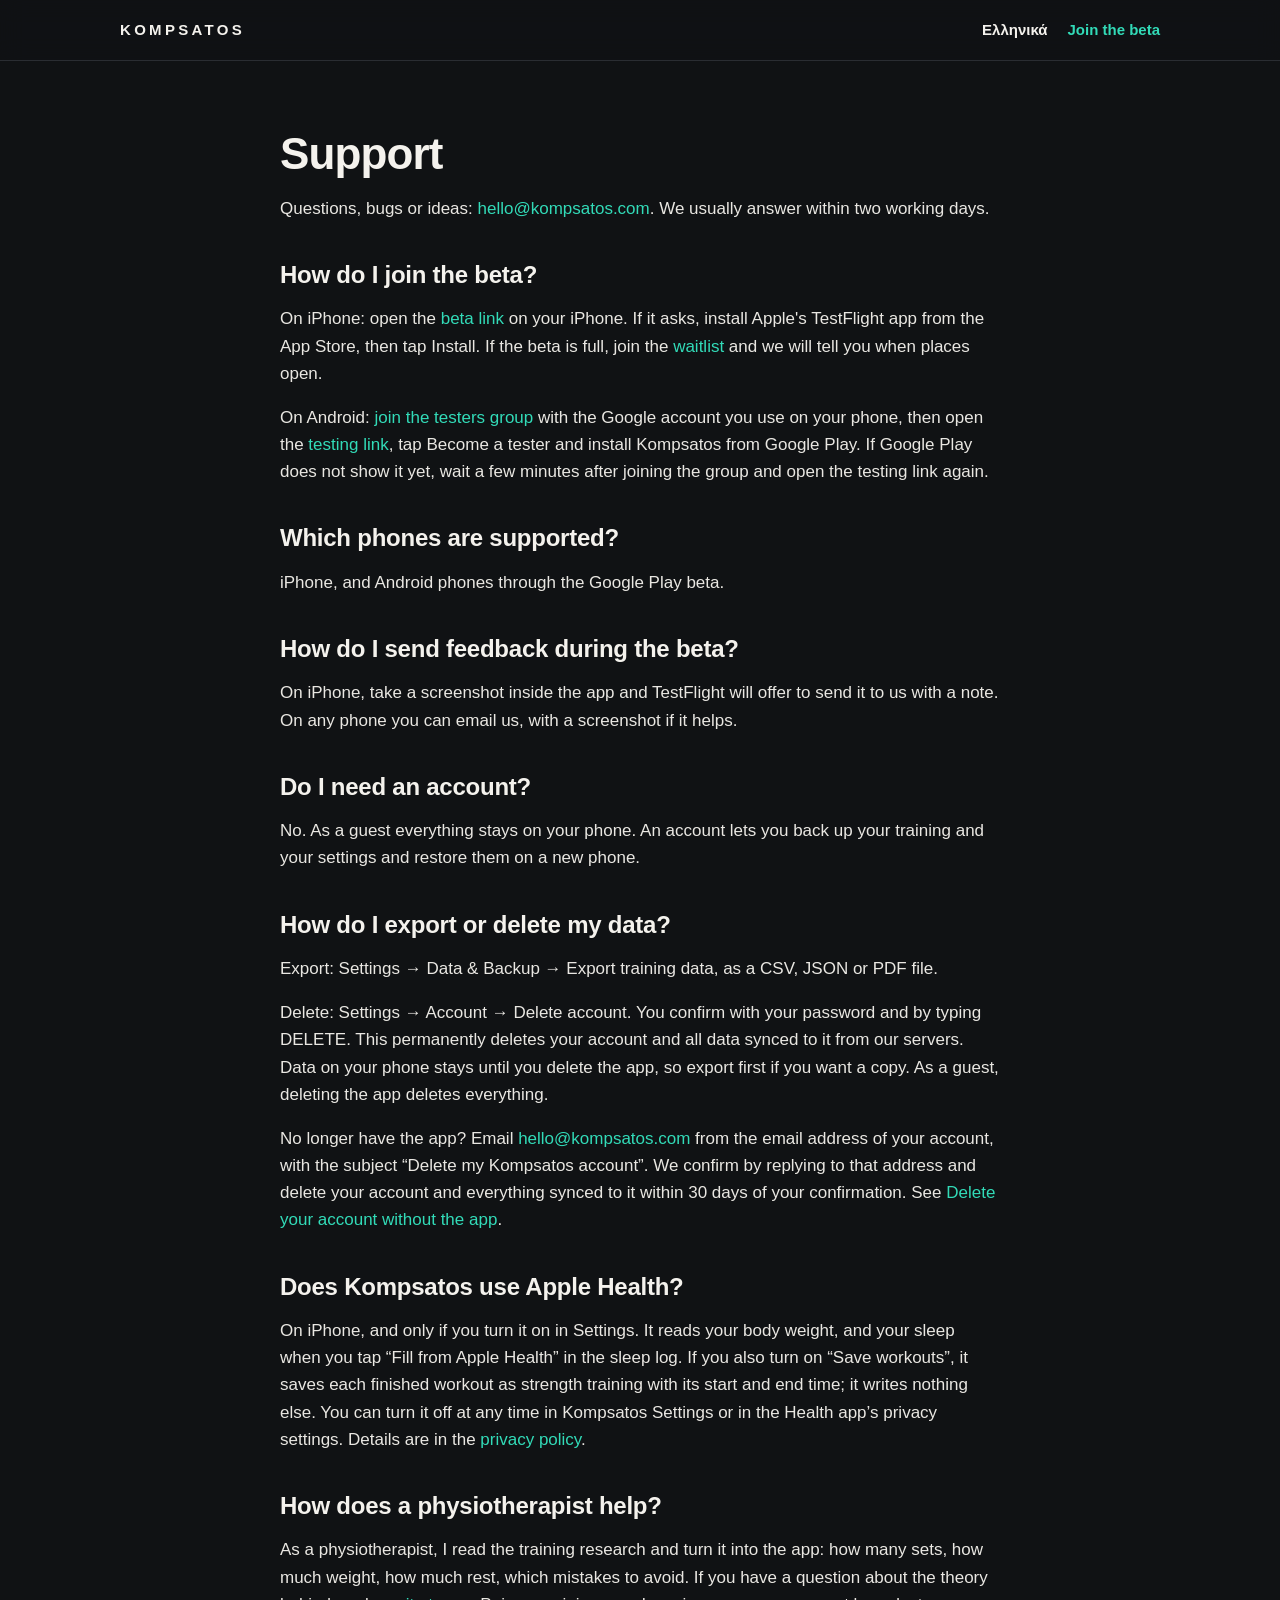
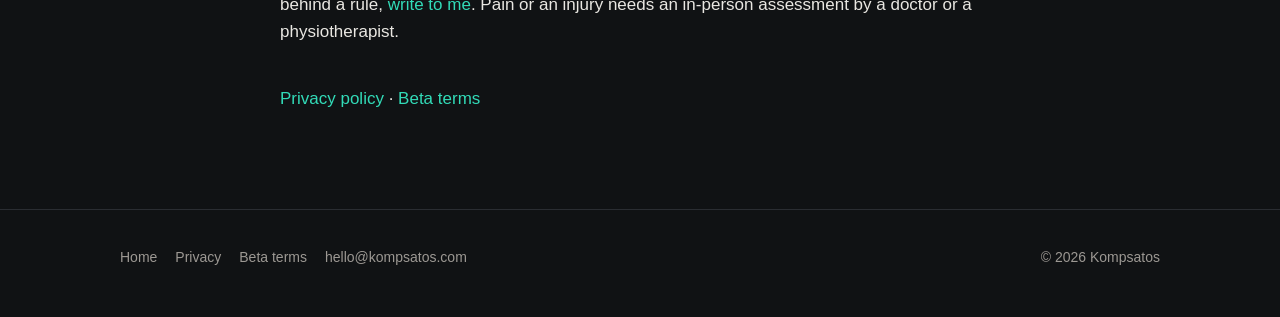
<file: support.html>
<!doctype html>
<html lang="en">
<head>
  <meta charset="utf-8">
  <meta name="viewport" content="width=device-width, initial-scale=1">
  <title>Support — Kompsatos</title>
  <link rel="canonical" href="https://www.kompsatos.com/support.html">
  <link rel="alternate" hreflang="en" href="https://www.kompsatos.com/support.html">
  <link rel="alternate" hreflang="el" href="https://www.kompsatos.com/el/support.html">
  <meta name="description" content="Help with the Kompsatos beta: joining on iPhone or Android, supported phones, feedback, accounts, export and deletion of your data.">
  <meta property="og:type" content="website">
  <meta property="og:site_name" content="Kompsatos">
  <meta property="og:title" content="Support — Kompsatos">
  <meta property="og:description" content="Help with the Kompsatos beta: joining on iPhone or Android, supported phones, feedback, accounts, export and deletion of your data.">
  <meta property="og:url" content="https://www.kompsatos.com/support.html">
  <meta property="og:image" content="https://www.kompsatos.com/og.png">
  <meta name="twitter:card" content="summary_large_image">
  <meta name="theme-color" content="#101214">
  <link rel="icon" href="/favicon.ico" sizes="32x32">
  <link rel="icon" href="/favicon.svg" type="image/svg+xml">
  <link rel="apple-touch-icon" href="/apple-touch-icon.png">
  <link rel="stylesheet" href="styles.css">
</head>
<body>
<header class="site">
  <div class="wrap">
    <a class="wordmark" href="/">KOMPSATOS</a>
    <nav><a class="lang" href="/el/support.html" hreflang="el" lang="el">Ελληνικά</a><a class="cta-small" href="/#beta">Join the beta</a></nav>
  </div>
</header>

<main class="doc">
  <h1>Support</h1>
  <p>Questions, bugs or ideas: <a href="mailto:hello@kompsatos.com">hello@kompsatos.com</a>. We usually answer within two working days.</p>

  <h2>How do I join the beta?</h2>
  <p>On iPhone: open the <a href="https://testflight.apple.com/join/EJnFbWZ6">beta link</a> on your iPhone. If it asks, install Apple's TestFlight app from the App Store, then tap Install. If the beta is full, join the <a href="https://tally.so/r/2EMQMA">waitlist</a> and we will tell you when places open.</p>
  <p>On Android: <a href="https://groups.google.com/g/kompsatos-testers">join the testers group</a> with the Google account you use on your phone, then open the <a href="https://play.google.com/apps/testing/com.dimitrislazaridis.coachapp">testing link</a>, tap Become a tester and install Kompsatos from Google Play. If Google Play does not show it yet, wait a few minutes after joining the group and open the testing link again.</p>

  <h2>Which phones are supported?</h2>
  <p>iPhone, and Android phones through the Google Play beta.</p>

  <h2>How do I send feedback during the beta?</h2>
  <p>On iPhone, take a screenshot inside the app and TestFlight will offer to send it to us with a note. On any phone you can email us, with a screenshot if it helps.</p>

  <h2>Do I need an account?</h2>
  <p>No. As a guest everything stays on your phone. An account lets you back up your training and your settings and restore them on a new phone.</p>

  <h2>How do I export or delete my data?</h2>
  <p>Export: Settings → Data &amp; Backup → Export training data, as a CSV, JSON or PDF file.</p>
  <p>Delete: Settings → Account → Delete account. You confirm with your password and by typing DELETE. This permanently deletes your account and all data synced to it from our servers. Data on your phone stays until you delete the app, so export first if you want a copy. As a guest, deleting the app deletes everything.</p>
  <p>No longer have the app? Email <a href="mailto:hello@kompsatos.com?subject=Delete%20my%20Kompsatos%20account">hello@kompsatos.com</a> from the email address of your account, with the subject “Delete my Kompsatos account”. We confirm by replying to that address and delete your account and everything synced to it within 30 days of your confirmation. See <a href="privacy.html#delete-account">Delete your account without the app</a>.</p>

  <h2>Does Kompsatos use Apple Health?</h2>
  <p>On iPhone, and only if you turn it on in Settings. It reads your body weight, and your sleep when you tap “Fill from Apple Health” in the sleep log. If you also turn on “Save workouts”, it saves each finished workout as strength training with its start and end time; it writes nothing else. You can turn it off at any time in Kompsatos Settings or in the Health app’s privacy settings. Details are in the <a href="privacy.html">privacy policy</a>.</p>

  <h2>How does a physiotherapist help?</h2>
  <p>As a physiotherapist, I read the training research and turn it into the app: how many sets, how much weight, how much rest, which mistakes to avoid. If you have a question about the theory behind a rule, <a href="mailto:hello@kompsatos.com">write to me</a>. Pain or an injury needs an in-person assessment by a doctor or a physiotherapist.</p>

  <p style="margin-top:40px"><a href="privacy.html">Privacy policy</a> · <a href="terms.html">Beta terms</a></p>
</main>

<footer class="site">
  <div class="wrap">
    <div><a href="/">Home</a><a href="privacy.html">Privacy</a><a href="terms.html">Beta terms</a><a href="mailto:hello@kompsatos.com">hello@kompsatos.com</a></div>
    <div>© 2026 Kompsatos</div>
  </div>
</footer>
</body>
</html>
</file>
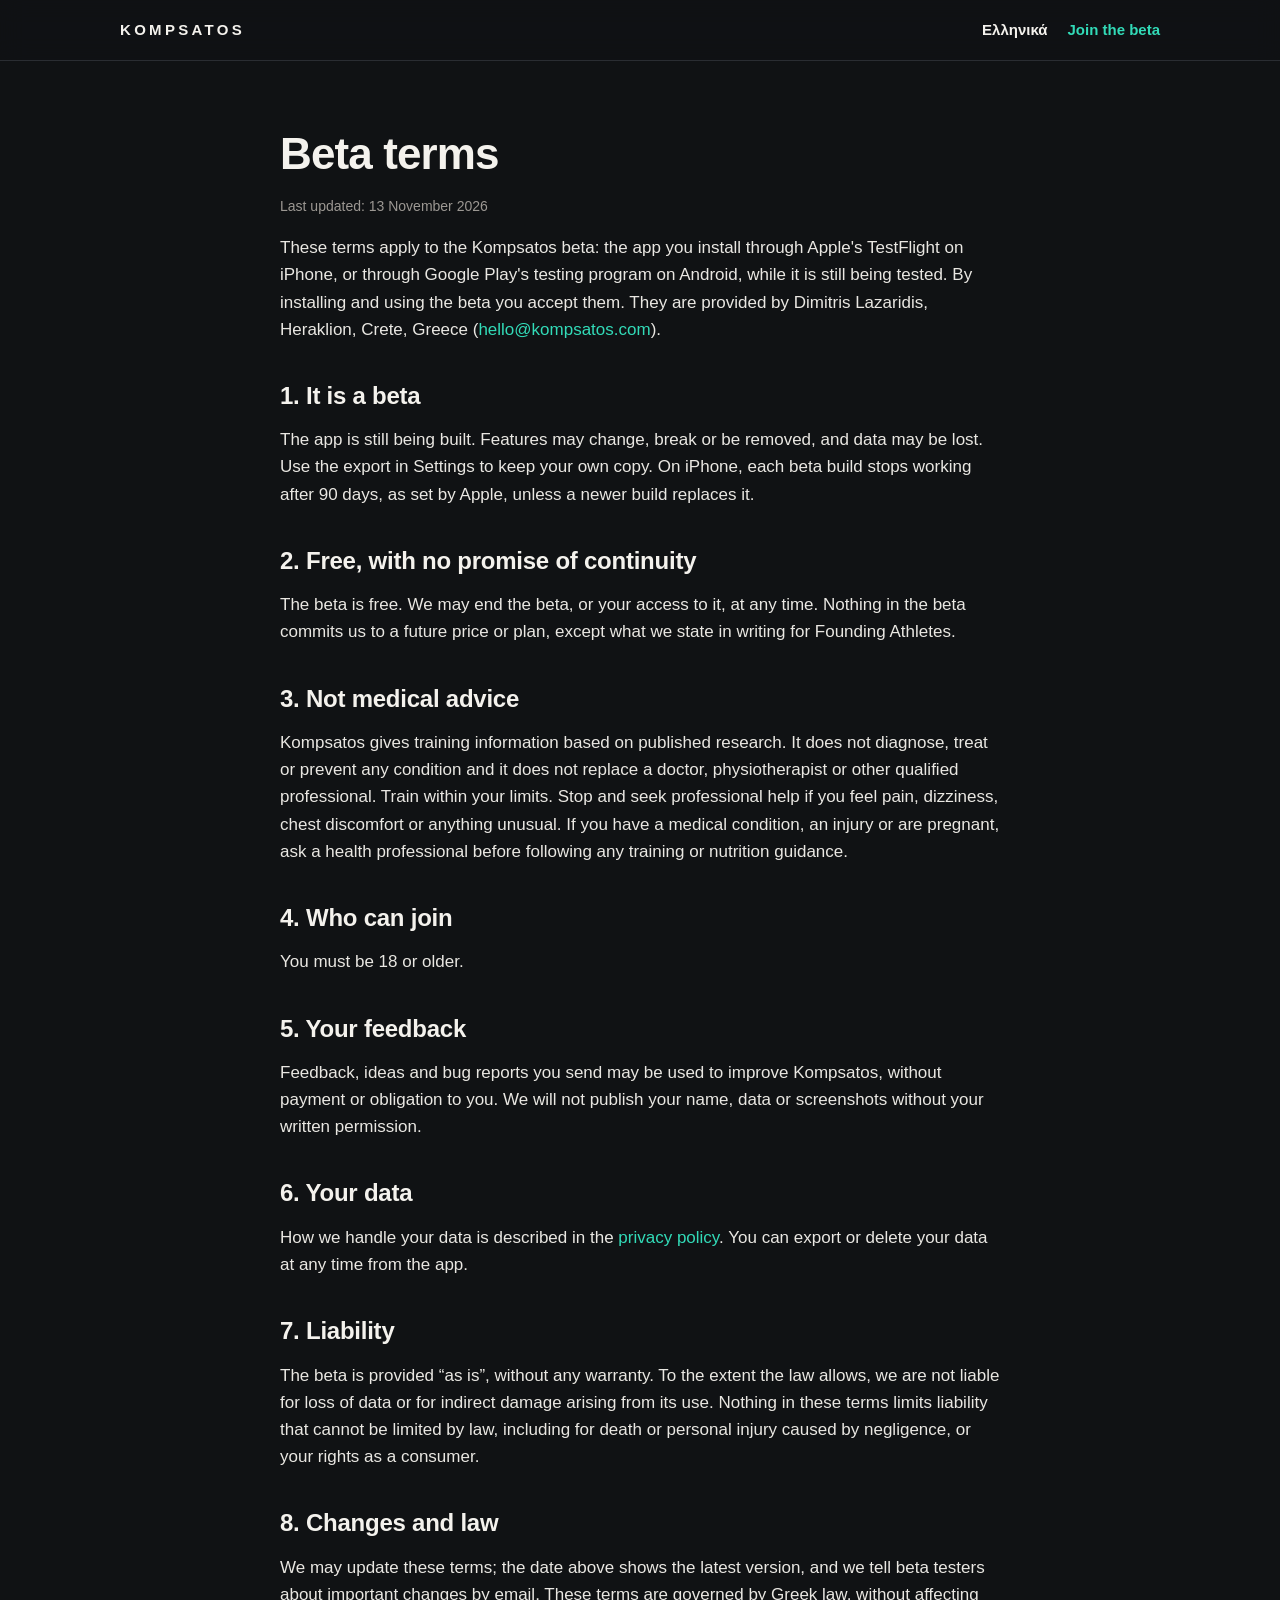
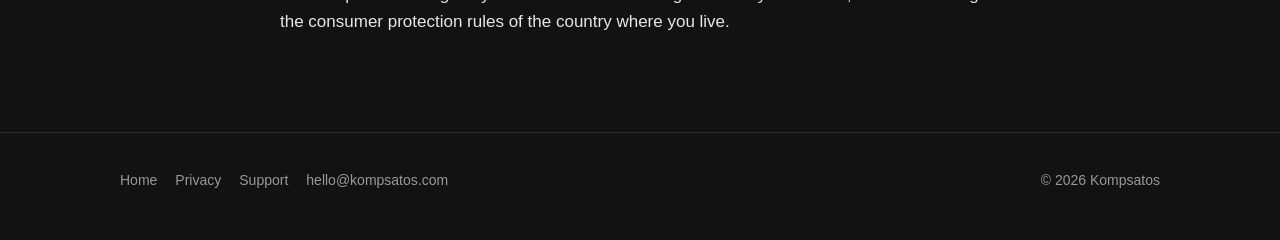
<file: terms.html>
<!doctype html>
<html lang="en">
<head>
  <meta charset="utf-8">
  <meta name="viewport" content="width=device-width, initial-scale=1">
  <title>Beta terms — Kompsatos</title>
  <link rel="canonical" href="https://www.kompsatos.com/terms.html">
  <link rel="alternate" hreflang="en" href="https://www.kompsatos.com/terms.html">
  <link rel="alternate" hreflang="el" href="https://www.kompsatos.com/el/terms.html">
  <meta name="description" content="The terms that apply to the Kompsatos beta on iPhone (TestFlight) and Android (Google Play testing).">
  <meta property="og:type" content="website">
  <meta property="og:site_name" content="Kompsatos">
  <meta property="og:title" content="Beta terms — Kompsatos">
  <meta property="og:description" content="The terms that apply to the Kompsatos beta on iPhone (TestFlight) and Android (Google Play testing).">
  <meta property="og:url" content="https://www.kompsatos.com/terms.html">
  <meta property="og:image" content="https://www.kompsatos.com/og.png">
  <meta name="twitter:card" content="summary_large_image">
  <meta name="theme-color" content="#101214">
  <link rel="icon" href="/favicon.ico" sizes="32x32">
  <link rel="icon" href="/favicon.svg" type="image/svg+xml">
  <link rel="apple-touch-icon" href="/apple-touch-icon.png">
  <link rel="stylesheet" href="styles.css">
</head>
<body>
<header class="site">
  <div class="wrap">
    <a class="wordmark" href="/">KOMPSATOS</a>
    <nav><a class="lang" href="/el/terms.html" hreflang="el" lang="el">Ελληνικά</a><a class="cta-small" href="/#beta">Join the beta</a></nav>
  </div>
</header>

<main class="doc">
  <h1>Beta terms</h1>
  <p class="updated">Last updated: 13 November 2026</p>

  <p>These terms apply to the Kompsatos beta: the app you install through Apple's TestFlight on iPhone, or through Google Play's testing program on Android, while it is still being tested. By installing and using the beta you accept them. They are provided by Dimitris Lazaridis, Heraklion, Crete, Greece (<a href="mailto:hello@kompsatos.com">hello@kompsatos.com</a>).</p>

  <h2>1. It is a beta</h2>
  <p>The app is still being built. Features may change, break or be removed, and data may be lost. Use the export in Settings to keep your own copy. On iPhone, each beta build stops working after 90 days, as set by Apple, unless a newer build replaces it.</p>

  <h2>2. Free, with no promise of continuity</h2>
  <p>The beta is free. We may end the beta, or your access to it, at any time. Nothing in the beta commits us to a future price or plan, except what we state in writing for Founding Athletes.</p>

  <h2>3. Not medical advice</h2>
  <p>Kompsatos gives training information based on published research. It does not diagnose, treat or prevent any condition and it does not replace a doctor, physiotherapist or other qualified professional. Train within your limits. Stop and seek professional help if you feel pain, dizziness, chest discomfort or anything unusual. If you have a medical condition, an injury or are pregnant, ask a health professional before following any training or nutrition guidance.</p>

  <h2>4. Who can join</h2>
  <p>You must be 18 or older.</p>

  <h2>5. Your feedback</h2>
  <p>Feedback, ideas and bug reports you send may be used to improve Kompsatos, without payment or obligation to you. We will not publish your name, data or screenshots without your written permission.</p>

  <h2>6. Your data</h2>
  <p>How we handle your data is described in the <a href="privacy.html">privacy policy</a>. You can export or delete your data at any time from the app.</p>

  <h2>7. Liability</h2>
  <p>The beta is provided “as is”, without any warranty. To the extent the law allows, we are not liable for loss of data or for indirect damage arising from its use. Nothing in these terms limits liability that cannot be limited by law, including for death or personal injury caused by negligence, or your rights as a consumer.</p>

  <h2>8. Changes and law</h2>
  <p>We may update these terms; the date above shows the latest version, and we tell beta testers about important changes by email. These terms are governed by Greek law, without affecting the consumer protection rules of the country where you live.</p>
</main>

<footer class="site">
  <div class="wrap">
    <div><a href="/">Home</a><a href="privacy.html">Privacy</a><a href="support.html">Support</a><a href="mailto:hello@kompsatos.com">hello@kompsatos.com</a></div>
    <div>© 2026 Kompsatos</div>
  </div>
</footer>
</body>
</html>
</file>
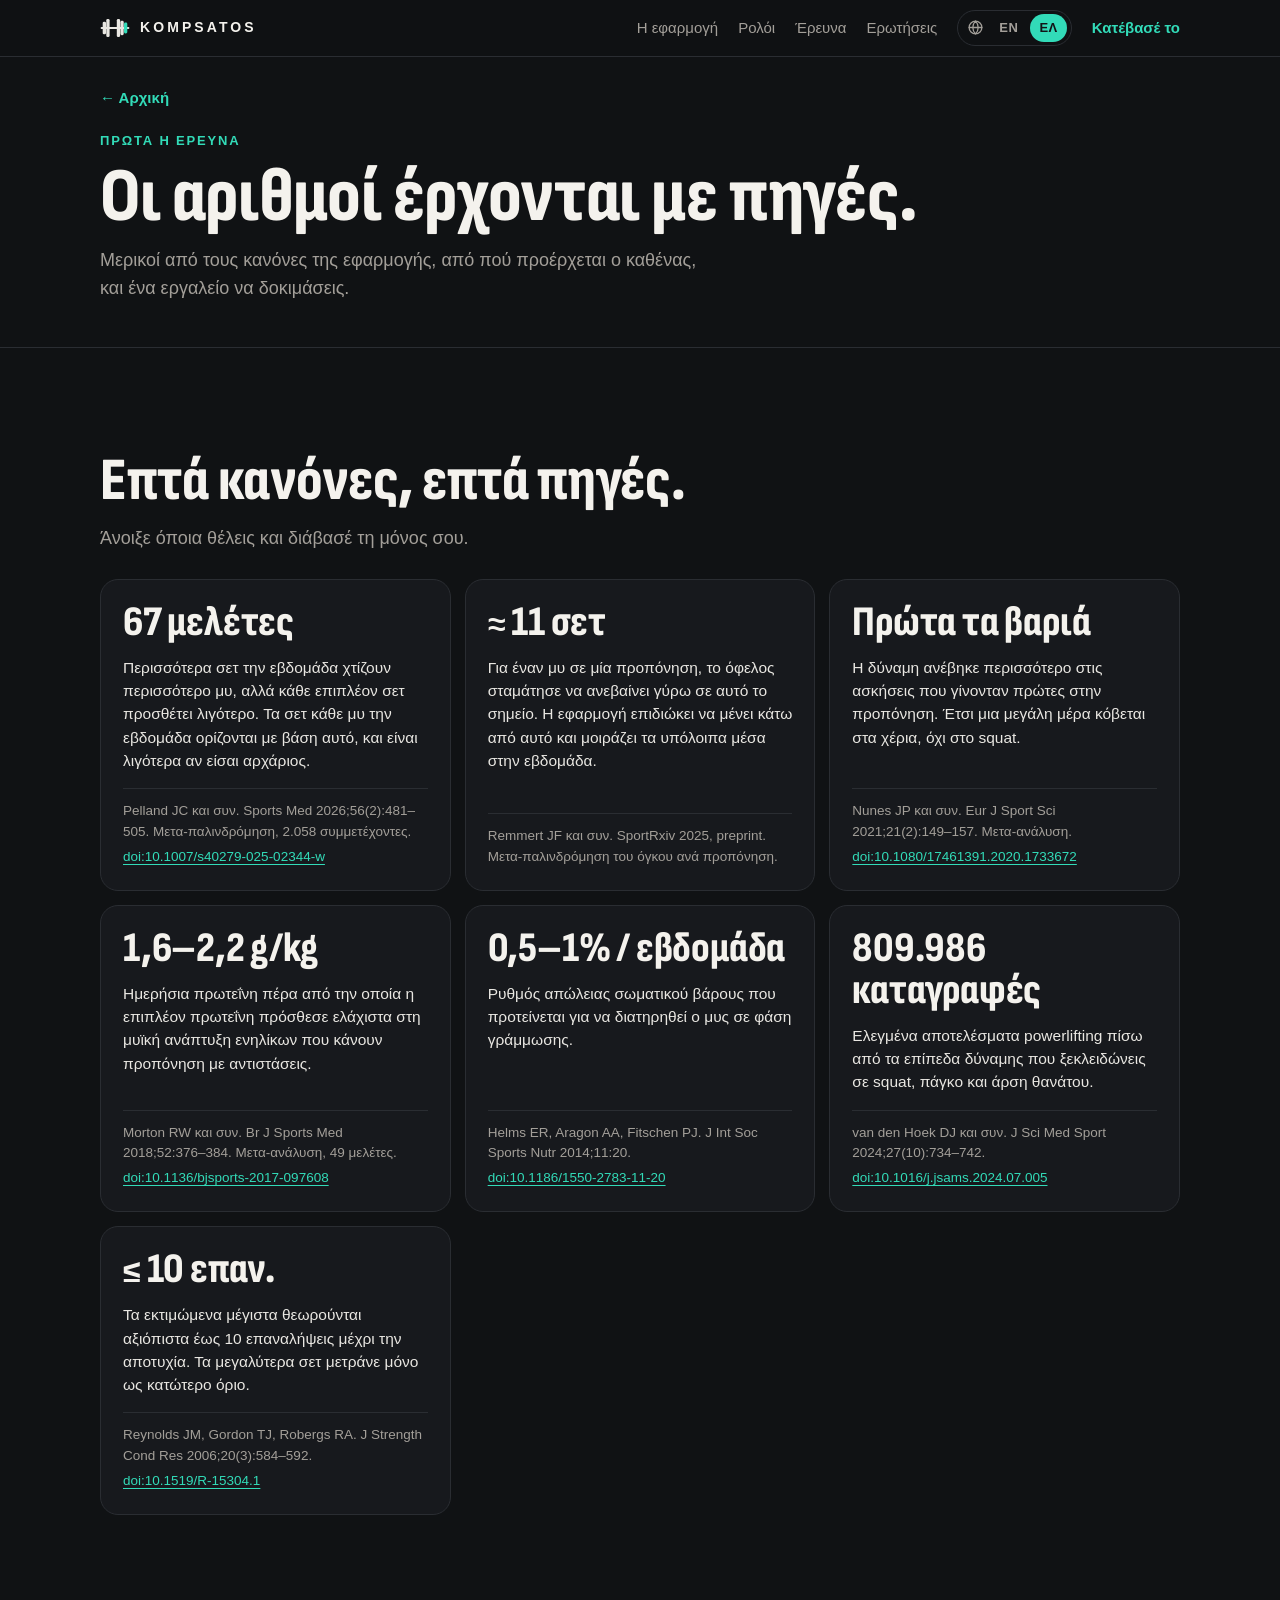
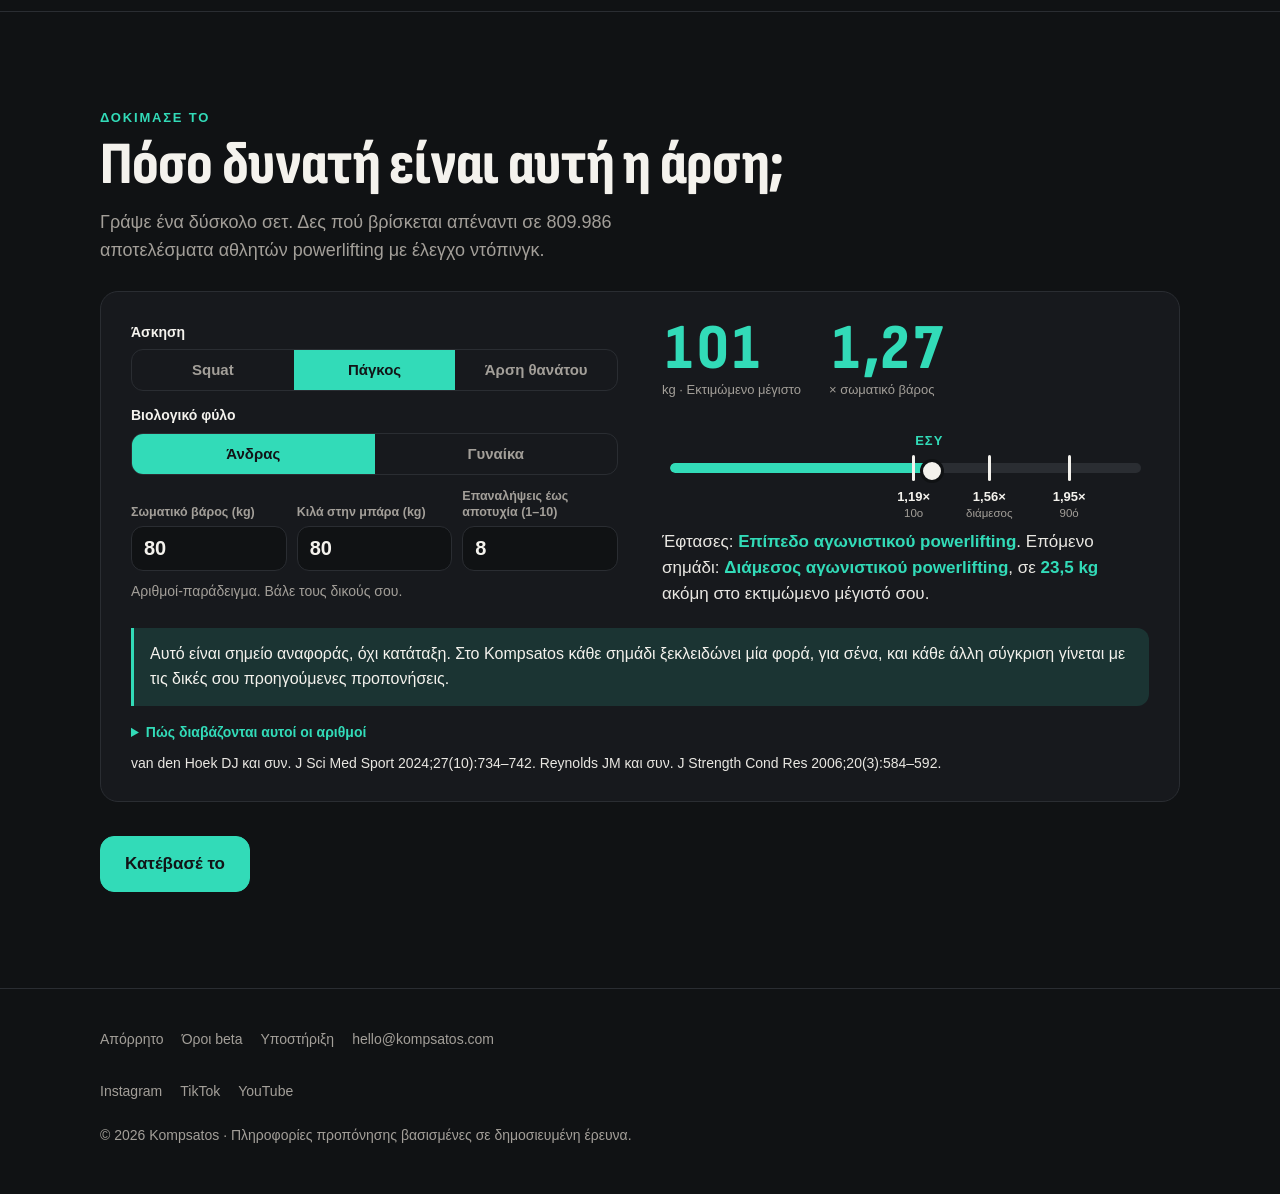
<file: el/evidence.html>
<!doctype html>
<html lang="el" data-os="desktop">
<head>
  <meta charset="utf-8">
  <meta name="viewport" content="width=device-width, initial-scale=1, viewport-fit=cover">
  <title>Η έρευνα πίσω από το Kompsatos — πηγές και έλεγχος δύναμης</title>
  <meta name="description" content="Επτά κανόνες της εφαρμογής προπόνησης Kompsatos και οι μελέτες από τις οποίες προέρχονται, με συνδέσμους, και ένας έλεγχος δύναμης απέναντι σε 809.986 αποτελέσματα powerlifting.">
  <link rel="canonical" href="https://www.kompsatos.com/el/evidence.html">
  <link rel="alternate" hreflang="en" href="https://www.kompsatos.com/evidence.html">
  <link rel="alternate" hreflang="el" href="https://www.kompsatos.com/el/evidence.html">
  <link rel="alternate" hreflang="x-default" href="https://www.kompsatos.com/evidence.html">
  <meta property="og:type" content="website">
  <meta property="og:site_name" content="Kompsatos">
  <meta property="og:locale" content="el_GR">
  <meta property="og:locale:alternate" content="en_US">
  <meta property="og:title" content="Η έρευνα πίσω από το Kompsatos — πηγές και έλεγχος δύναμης">
  <meta property="og:description" content="Επτά κανόνες της εφαρμογής προπόνησης Kompsatos και οι μελέτες από τις οποίες προέρχονται, με συνδέσμους, και ένας έλεγχος δύναμης απέναντι σε 809.986 αποτελέσματα powerlifting.">
  <meta property="og:url" content="https://www.kompsatos.com/el/evidence.html">
  <meta property="og:image" content="https://www.kompsatos.com/og-el.png">
  <meta property="og:image:width" content="1200">
  <meta property="og:image:height" content="630">
  <meta property="og:image:alt" content="Προπονήσου με βάση την έρευνα. Kompsatos.">
  <meta name="twitter:card" content="summary_large_image">
  <meta name="twitter:title" content="Η έρευνα πίσω από το Kompsatos — πηγές και έλεγχος δύναμης">
  <meta name="twitter:description" content="Επτά κανόνες της εφαρμογής προπόνησης Kompsatos και οι μελέτες από τις οποίες προέρχονται, με συνδέσμους, και ένας έλεγχος δύναμης απέναντι σε 809.986 αποτελέσματα powerlifting.">
  <meta name="twitter:image" content="https://www.kompsatos.com/og-el.png">
  <meta name="theme-color" content="#101214">
  <link rel="icon" href="/favicon.ico" sizes="32x32">
  <link rel="icon" href="/favicon.svg" type="image/svg+xml">
  <link rel="apple-touch-icon" href="/apple-touch-icon.png">
  <link rel="preload" href="../fonts/sofia-sans-condensed-greek.woff2" as="font" type="font/woff2" crossorigin>
  <link rel="preload" href="../fonts/sofia-sans-condensed-latin.woff2" as="font" type="font/woff2" crossorigin>
  <link rel="stylesheet" href="../v2.css">
  <script type="application/ld+json">
{
 "@context": "https://schema.org",
 "@graph": [
  {
   "@type": "Organization",
   "@id": "https://www.kompsatos.com/#org",
   "name": "Kompsatos",
   "alternateName": [
    "KOMPSATOS",
    "Kompsatos app"
   ],
   "url": "https://www.kompsatos.com/",
   "logo": "https://www.kompsatos.com/apple-touch-icon.png",
   "email": "hello@kompsatos.com",
   "founder": {
    "@type": "Person",
    "name": "Dimitris Lazaridis",
    "jobTitle": "Physiotherapist"
   },
   "sameAs": [
    "https://www.instagram.com/kompsatosapp",
    "https://www.tiktok.com/@kompsatos",
    "https://www.youtube.com/@kompsatosapp"
   ]
  }
 ]
}
  </script>
</head>
<body>

<a class="skip" href="#main" data-i18n="skip">Μετάβαση στο περιεχόμενο</a>

<header class="site">
  <div class="wrap">
    <a class="brand" href="./" aria-label="Kompsatos">
      <svg viewBox="0 0 100 100" aria-hidden="true"><rect x="2" y="46.5" width="96" height="7" rx="3.5" fill="#E9E7E2"/><rect x="9" y="29" width="11" height="42" rx="4.5" fill="#E9E7E2"/><rect x="21" y="20" width="11" height="60" rx="4.5" fill="#E9E7E2"/><rect x="56" y="20" width="11" height="60" rx="4.5" fill="#E9E7E2"/><rect x="68" y="26" width="11" height="48" rx="4.5" fill="#E9E7E2"/><rect x="80" y="32" width="11" height="36" rx="4.5" fill="#32DBB8"/></svg>
      KOMPSATOS
    </a>
    <nav aria-label="Sections">
      <a href="./#features" data-i18n="nav.features">Η εφαρμογή</a>
      <a href="./#watch" data-i18n="nav.watch">Ρολόι</a>
      <a href="./#evidence" data-i18n="nav.evidence">Έρευνα</a>
      <a href="./#faq" data-i18n="nav.faq">Ερωτήσεις</a>
      <a class="lang" id="langBtn" href="../evidence.html" hreflang="en" aria-label="English"><svg viewBox="0 0 24 24" fill="none" stroke="currentColor" stroke-width="1.8" stroke-linecap="round" aria-hidden="true"><circle cx="12" cy="12" r="9"/><path d="M3 12h18M12 3c2.6 2.6 3.8 5.6 3.8 9s-1.2 6.4-3.8 9c-2.6-2.6-3.8-5.6-3.8-9S9.4 5.6 12 3z"/></svg><span class="lg" data-l="en">EN</span><span class="lg" data-l="el">ΕΛ</span></a>
      <a class="get" href="./#get" data-i18n="nav.get">Κατέβασέ το</a>
    </nav>
  </div>
</header>

<main id="main">
  <div id="viewResearch">
    <div class="wrap rhead">
      <a class="back" href="./" data-i18n="r.back">← Αρχική</a>
      <div class="eyebrow" data-i18n="r.eyebrow">Πρώτα η έρευνα</div>
      <h1 class="rh1" data-i18n="r.h1">Οι αριθμοί έρχονται με πηγές.</h1>
      <p class="lead" data-i18n="r.lead">Μερικοί από τους κανόνες της εφαρμογής, από πού προέρχεται ο καθένας, και ένα εργαλείο να δοκιμάσεις.</p>
    </div>
    <section>
      <div class="wrap">
        <h2 data-i18n="r.src.h2">Επτά κανόνες, επτά πηγές.</h2>
        <p class="lead" data-i18n="r.src.lead">Άνοιξε όποια θέλεις και διάβασέ τη μόνος σου.</p>
        <div class="rcards">
          <div class="rcard"><span class="num" data-i18n="ev.0.big">67 μελέτες</span><p data-i18n="ev.0.p">Περισσότερα σετ την εβδομάδα χτίζουν περισσότερο μυ, αλλά κάθε επιπλέον σετ προσθέτει λιγότερο. Τα σετ κάθε μυ την εβδομάδα ορίζονται με βάση αυτό, και είναι λιγότερα αν είσαι αρχάριος.</p><cite><span data-i18n="ev.0.c">Pelland JC και συν. Sports Med 2026;56(2):481–505. Μετα-παλινδρόμηση, 2.058 συμμετέχοντες.</span><a href="https://doi.org/10.1007/s40279-025-02344-w">doi:10.1007/s40279-025-02344-w</a></cite></div>
          <div class="rcard"><span class="num" data-i18n="ev.1.big">≈ 11 σετ</span><p data-i18n="ev.1.p">Για έναν μυ σε μία προπόνηση, το όφελος σταμάτησε να ανεβαίνει γύρω σε αυτό το σημείο. Η εφαρμογή επιδιώκει να μένει κάτω από αυτό και μοιράζει τα υπόλοιπα μέσα στην εβδομάδα.</p><cite><span data-i18n="ev.1.c">Remmert JF και συν. SportRxiv 2025, preprint. Μετα-παλινδρόμηση του όγκου ανά προπόνηση.</span></cite></div>
          <div class="rcard"><span class="num" data-i18n="ev.2.big">Πρώτα τα βαριά</span><p data-i18n="ev.2.p">Η δύναμη ανέβηκε περισσότερο στις ασκήσεις που γίνονταν πρώτες στην προπόνηση. Έτσι μια μεγάλη μέρα κόβεται στα χέρια, όχι στο squat.</p><cite><span data-i18n="ev.2.c">Nunes JP και συν. Eur J Sport Sci 2021;21(2):149–157. Μετα-ανάλυση.</span><a href="https://doi.org/10.1080/17461391.2020.1733672">doi:10.1080/17461391.2020.1733672</a></cite></div>
          <div class="rcard"><span class="num" data-i18n="ev.3.big">1,6–2,2 g/kg</span><p data-i18n="ev.3.p">Ημερήσια πρωτεΐνη πέρα από την οποία η επιπλέον πρωτεΐνη πρόσθεσε ελάχιστα στη μυϊκή ανάπτυξη ενηλίκων που κάνουν προπόνηση με αντιστάσεις.</p><cite><span data-i18n="ev.3.c">Morton RW και συν. Br J Sports Med 2018;52:376–384. Μετα-ανάλυση, 49 μελέτες.</span><a href="https://doi.org/10.1136/bjsports-2017-097608">doi:10.1136/bjsports-2017-097608</a></cite></div>
          <div class="rcard"><span class="num" data-i18n="ev.4.big">0,5–1% / εβδομάδα</span><p data-i18n="ev.4.p">Ρυθμός απώλειας σωματικού βάρους που προτείνεται για να διατηρηθεί ο μυς σε φάση γράμμωσης.</p><cite><span data-i18n="ev.4.c">Helms ER, Aragon AA, Fitschen PJ. J Int Soc Sports Nutr 2014;11:20.</span><a href="https://doi.org/10.1186/1550-2783-11-20">doi:10.1186/1550-2783-11-20</a></cite></div>
          <div class="rcard"><span class="num" data-i18n="ev.5.big">809.986 καταγραφές</span><p data-i18n="ev.5.p">Ελεγμένα αποτελέσματα powerlifting πίσω από τα επίπεδα δύναμης που ξεκλειδώνεις σε squat, πάγκο και άρση θανάτου.</p><cite><span data-i18n="ev.5.c">van den Hoek DJ και συν. J Sci Med Sport 2024;27(10):734–742.</span><a href="https://doi.org/10.1016/j.jsams.2024.07.005">doi:10.1016/j.jsams.2024.07.005</a></cite></div>
          <div class="rcard"><span class="num" data-i18n="ev.6.big">≤ 10 επαν.</span><p data-i18n="ev.6.p">Τα εκτιμώμενα μέγιστα θεωρούνται αξιόπιστα έως 10 επαναλήψεις μέχρι την αποτυχία. Τα μεγαλύτερα σετ μετράνε μόνο ως κατώτερο όριο.</p><cite><span data-i18n="ev.6.c">Reynolds JM, Gordon TJ, Robergs RA. J Strength Cond Res 2006;20(3):584–592.</span><a href="https://doi.org/10.1519/R-15304.1">doi:10.1519/R-15304.1</a></cite></div>
          
        </div>
      </div>
    </section>
    <section>
      <div class="wrap">
      <div id="strength">
        <div class="eyebrow" data-i18n="st.eyebrow">Δοκίμασέ το</div>
        <h2 data-i18n="st.h2">Πόσο δυνατή είναι αυτή η άρση;</h2>
        <p class="lead" data-i18n="st.lead">Γράψε ένα δύσκολο σετ. Δες πού βρίσκεται απέναντι σε 809.986 αποτελέσματα αθλητών powerlifting με έλεγχο ντόπινγκ.</p>
        <form class="dose st" id="stForm" novalidate>
          <div class="st-grid">
            <div class="st-in">
              <fieldset><legend data-i18n="st.lift">Άσκηση</legend>
                <div class="seg" id="stLift">
                  <label><input type="radio" name="lift" id="stSquat" value="squat"><span data-i18n="st.squat">Squat</span></label>
                  <label><input type="radio" name="lift" id="stBench" value="bench" checked><span data-i18n="st.bench">Πάγκος</span></label>
                  <label><input type="radio" name="lift" id="stDead" value="deadlift"><span data-i18n="st.deadlift">Άρση θανάτου</span></label>
                </div>
              </fieldset>
              <fieldset><legend data-i18n="st.sex">Βιολογικό φύλο</legend>
                <div class="seg">
                  <label><input type="radio" name="sex" id="stMale" value="m" checked><span data-i18n="st.male">Άνδρας</span></label>
                  <label><input type="radio" name="sex" id="stFemale" value="f"><span data-i18n="st.female">Γυναίκα</span></label>
                </div>
              </fieldset>
              <div class="st-nums">
                <label for="stBw"><span data-i18n="st.bw">Σωματικό βάρος (kg)</span><input id="stBw" type="number" inputmode="decimal" min="30" max="250" step="0.5" value="80"></label>
                <label for="stLoad"><span data-i18n="st.load">Κιλά στην μπάρα (kg)</span><input id="stLoad" type="number" inputmode="decimal" min="1" max="600" step="0.5" value="80"></label>
                <label for="stReps"><span data-i18n="st.reps">Επαναλήψεις έως αποτυχία (1–10)</span><input id="stReps" type="number" inputmode="numeric" min="1" max="10" step="1" value="8"></label>
              </div>
              <p class="fine" style="margin:10px 0 0" data-i18n="st.example">Αριθμοί-παράδειγμα. Βάλε τους δικούς σου.</p>
            </div>
            <div class="st-out" aria-live="polite">
              <div class="st-big"><div><span class="num" id="stMax">101</span><small>kg · <span data-i18n="st.e1rm">Εκτιμώμενο μέγιστο</span></small></div><div><span class="num" id="stRatio">1.27</span><small data-i18n="st.ratio">× σωματικό βάρος</small></div></div>
              <div class="st-scale" id="stScale" aria-hidden="true">
                <div class="track"><i id="stFill"></i></div>
                <span class="mk" data-k="0"><b></b><em></em></span>
                <span class="mk" data-k="1"><b></b><em></em></span>
                <span class="mk" data-k="2"><b></b><em></em></span>
                <span class="you" id="stYou"><em data-i18n="st.you">εσύ</em></span>
              </div>
              <p class="st-text" id="stText"></p>
            </div>
          </div>
          <p class="dose-app" data-i18n="st.app">Αυτό είναι σημείο αναφοράς, όχι κατάταξη. Στο Kompsatos κάθε σημάδι ξεκλειδώνει μία φορά, για σένα, και κάθε άλλη σύγκριση γίνεται με τις δικές σου προηγούμενες προπονήσεις.</p>
          <details class="note"><summary data-i18n="note.sum">Πώς διαβάζονται αυτοί οι αριθμοί</summary><p class="fine" data-i18n="st.note">Τα σημάδια είναι το 10ο, 50ό και 90ό εκατοστημόριο του λόγου άρση ÷ σωματικό βάρος σε αθλητές powerlifting 18–35 ετών, με έλεγχο ντόπινγκ και χωρίς υποστηρικτικό εξοπλισμό, οι ίδιοι αριθμοί που χρησιμοποιεί η εφαρμογή. Το εκτιμώμενο μέγιστο βγαίνει από την εξίσωση Epley, που θεωρείται αξιόπιστη έως 10 επαναλήψεις μέχρι την αποτυχία. Ό,τι γράφεις εδώ δεν αποθηκεύεται και δεν στέλνεται πουθενά.</p></details>
          <p class="fine dose-note"><cite data-i18n="st.cite">van den Hoek DJ και συν. J Sci Med Sport 2024;27(10):734–742. Reynolds JM και συν. J Strength Cond Res 2006;20(3):584–592.</cite></p>
        </form>
      </div>
        <p style="margin:34px 0 0"><a class="btn" href="./#get" data-i18n="nav.get">Κατέβασέ το</a></p>
      </div>
    </section>
  </div>
</main>

<footer class="site">
  <div class="wrap">
    <div><a href="privacy.html" data-i18n="ft.privacy">Απόρρητο</a><a href="terms.html" data-i18n="ft.terms">Όροι beta</a><a href="support.html" data-i18n="ft.support">Υποστήριξη</a><a href="mailto:hello@kompsatos.com">hello@kompsatos.com</a></div>
    <div><a href="https://www.instagram.com/kompsatosapp" rel="noopener">Instagram</a><a href="https://www.tiktok.com/@kompsatos" rel="noopener">TikTok</a><a href="https://www.youtube.com/@kompsatosapp" rel="noopener">YouTube</a></div>
    <div data-i18n="ft.legal">© 2026 Kompsatos · Πληροφορίες προπόνησης βασισμένες σε δημοσιευμένη έρευνα.</div>
  </div>
</footer>

<div class="dock" id="dock">
  <b data-i18n="bar.text">Kompsatos · δωρεάν</b>
  <a class="btn" id="dockBtn" href="./#get" data-i18n="bar.cta">Κατέβασέ το</a>
</div>

<script>window.K={"fixed":true,"lang":"el","str":{"cta.ios.short":{"el":"Beta για iPhone"},"cta.android.short":{"el":"Beta για Android"},"demo.last":{"el":"Την προηγούμενη φορά, σετ {n}: 80 kg × 8 · RIR 2"},"demo.save":{"el":"Αποθήκευση σετ {n} / 3"},"demo.wSet":{"el":"Σετ {n} από 3"},"feat.eyebrow":{"el":"Τι κάνει"},"feat.h2":{"el":"Ένας προπονητής που διαβάζει την προπόνησή σου, όχι τη διάθεσή σου."},"feat.tab1":{"el":"Το πλάνο σου"},"feat.tab2":{"el":"Στο γυμναστήριο"},"feat.tab3":{"el":"Η πρόοδός σου"},"feat.1.h":{"el":"Πρόγραμμα φτιαγμένο από την έρευνα"},"feat.1.a":{"el":"Για κάθε μυ, το πρόγραμμα ορίζει πόσα σετ θα κάνεις μέσα στην εβδομάδα, στα όρια που δείχνει η έρευνα. Αν είσαι αρχάριος, ξεκινάς με λιγότερα."},"feat.1.b":{"el":"Οι βαριές ασκήσεις μπαίνουν πρώτες. Αν προπονείσαι τέσσερις ή περισσότερες μέρες την εβδομάδα, μια προπόνηση δεν ξεπερνά τα 24 σετ, χωρίς να μετράμε τα σετ ζεστάματος."},"feat.1.c":{"el":"Για κάθε μέρα βλέπεις πόση ώρα θα κρατήσει η προπόνηση, μαζί με τα διαλείμματα και το ζέσταμα."},"feat.2.h":{"el":"Φτιαγμένο για την ώρα της προπόνησης"},"feat.2.a":{"el":"Η εφαρμογή σού προτείνει πόσα κιλά να βάλεις την επόμενη φορά, με βάση τις πρόσφατες προπονήσεις σου. Στα μηχανήματα και στις τροχαλίες κοιτάζει μόνο το ίδιο μηχάνημα, γιατί τα ίδια κιλά δεν βαραίνουν το ίδιο σε άλλο μηχάνημα."},"feat.2.b":{"el":"Το χρονόμετρο διαλείμματος τρέχει στην οθόνη κλειδώματος και στο Dynamic Island στο iPhone, και σε ειδοποίηση στο Android."},"feat.2.c":{"el":"Σου δείχνει ποιους δίσκους να βάλεις σε κάθε πλευρά της μπάρας, σου προτείνει σετ ζεστάματος, κρατά σημειώσεις σε κάθε σετ και αναιρεί όταν πατήσεις λάθος."},"feat.3.h":{"el":"Ρεκόρ που είναι αληθινά"},"feat.3.a":{"el":"Η πρώτη καταγραφή μιας άσκησης είναι το σημείο εκκίνησής σου, όχι ρεκόρ. Τα ρεκόρ μετράνε ανά άσκηση και ανά μηχάνημα."},"feat.3.b":{"el":"172 επιτεύγματα και 100 επίπεδα. Οι πόντοι έρχονται από το να τηρείς το πρόγραμμά σου, ποτέ από επιπλέον όγκο."},"feat.3.c":{"el":"Ύπνος, σωματικό βάρος και περίμετρος μέσης δίπλα στην προπόνησή σου. Εξαγωγή όλων σε CSV, JSON ή PDF, δωρεάν."},"feat.1.alt":{"el":"Οθόνη προγράμματος: το ενεργό πρόγραμμα με τις μέρες προπόνησης, τους μύες κάθε μέρας και τη διάρκειά της"},"feat.2.alt":{"el":"Οθόνη καταγραφής σετ για τις πιέσεις πάγκου: η προηγούμενη προπόνηση, το προτεινόμενο φορτίο και οι επαναλήψεις για σήμερα, και το κουμπί αποθήκευσης"},"feat.3.alt":{"el":"Οθόνη ρεκόρ: τα τελευταία ρεκόρ ανά άσκηση"},"watch.dot":{"el":"Δείξε την οθόνη ρολογιού {n}"},"dose.unit":{"el":"σετ / εβδομάδα"},"dose.y":{"el":"Ανιχνεύσιμα βήματα ανάπτυξης"},"dose.few":{"el":"λίγες μελέτες"},"dose.t0.name":{"el":"Κάτω από το ελάχιστο"},"dose.t0.text":{"el":"Η ανιχνεύσιμη ανάπτυξη ξεκίνησε γύρω στα 4 εβδομαδιαία σετ."},"dose.t1.name":{"el":"Ελάχιστη αποτελεσματική δόση"},"dose.t1.text":{"el":"Αρκετά για ανιχνεύσιμη ανάπτυξη."},"dose.t2.name":{"el":"Υψηλή αποδοτικότητα"},"dose.t3.name":{"el":"Μέτρια αποδοτικότητα"},"dose.t4.name":{"el":"Χαμηλή αποδοτικότητα"},"dose.t5.name":{"el":"Η χαμηλότερη αποδοτικότητα"},"dose.cost":{"el":"Σε αυτό το εύρος, ένα ακόμη ανιχνεύσιμο βήμα ανάπτυξης χρειάστηκε περίπου <b>{n}</b> επιπλέον εβδομαδιαία σετ."},"dose.t6.name":{"el":"Ασαφές"},"dose.t6.text":{"el":"Πολύ λίγες μελέτες για συμπέρασμα. Η ανάπτυξη μπορεί να είναι και μικρότερη."},"st.p10":{"el":"Επίπεδο αγωνιστικού powerlifting"},"st.p50":{"el":"Διάμεσος αγωνιστικού powerlifting"},"st.p90":{"el":"Κορυφαίο 10% του powerlifting"},"st.p10s":{"el":"10ο"},"st.p50s":{"el":"διάμεσος"},"st.p90s":{"el":"90ό"},"st.below":{"el":"Κάτω από το πρώτο σημάδι. Τα σημάδια προέρχονται από αγωνιζόμενους, μια μικρή και πολύ δυνατή ομάδα. Επόμενο σημάδι: <b>{next}</b>, σε <b>{kg} kg</b> ακόμη στο εκτιμώμενο μέγιστό σου."},"st.at":{"el":"Έφτασες: <b>{level}</b>. Επόμενο σημάδι: <b>{next}</b>, σε <b>{kg} kg</b> ακόμη στο εκτιμώμενο μέγιστό σου."},"st.top":{"el":"Έφτασες: <b>{level}</b>, το ψηλότερο σημάδι εδώ."},"st.invalid":{"el":"Γράψε σωματικό βάρος, κιλά στην μπάρα και 1 έως 10 επαναλήψεις."},"img.program":{"el":"../shots/el/program.webp"},"img.logging":{"el":"../shots/el/logging.webp"},"img.records":{"el":"../shots/el/records.webp"},"img.watch1":{"el":"../shots/el/watch1.webp"},"img.watch2":{"el":"../shots/el/watch2.webp"},"img.watch3":{"el":"../shots/el/watch3.webp"},"img.watch4":{"el":"../shots/el/watch4.webp"}}};</script>
<script src="../v2.js" defer></script>
</body>
</html>
</file>
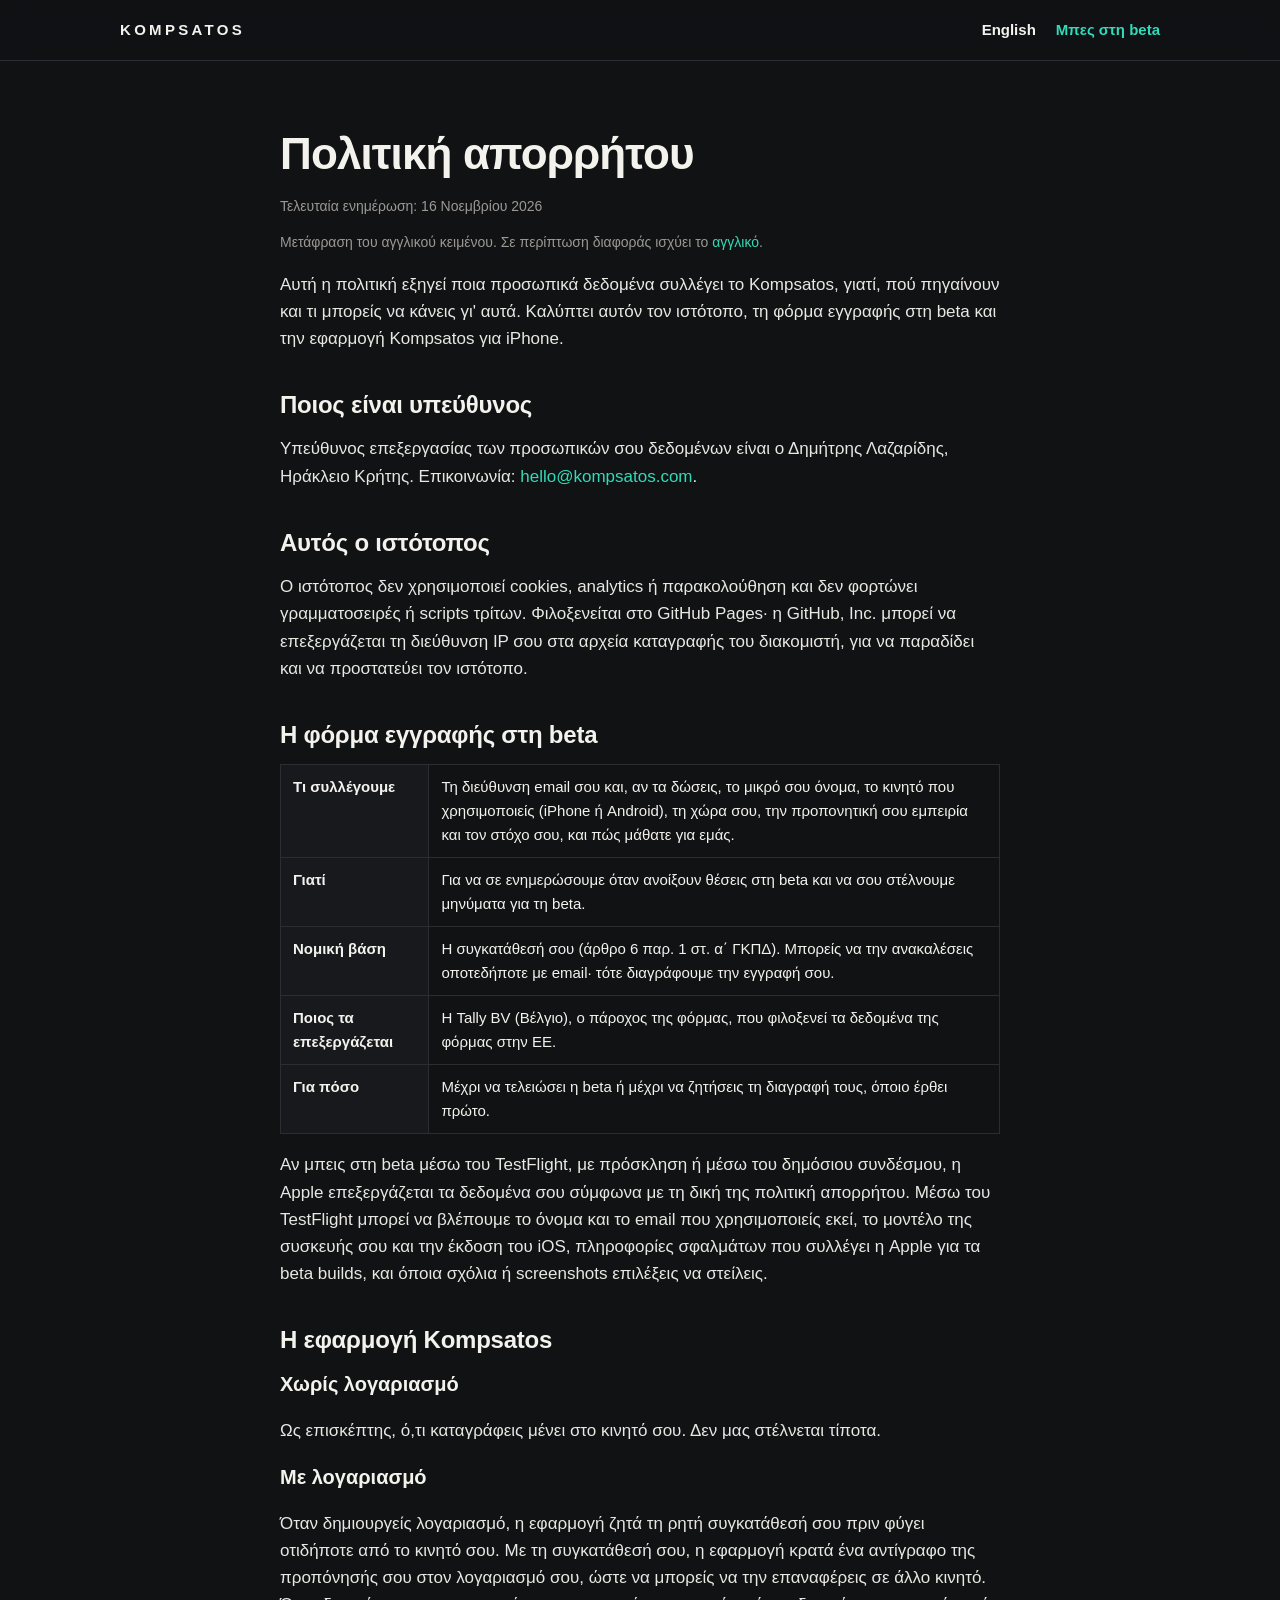
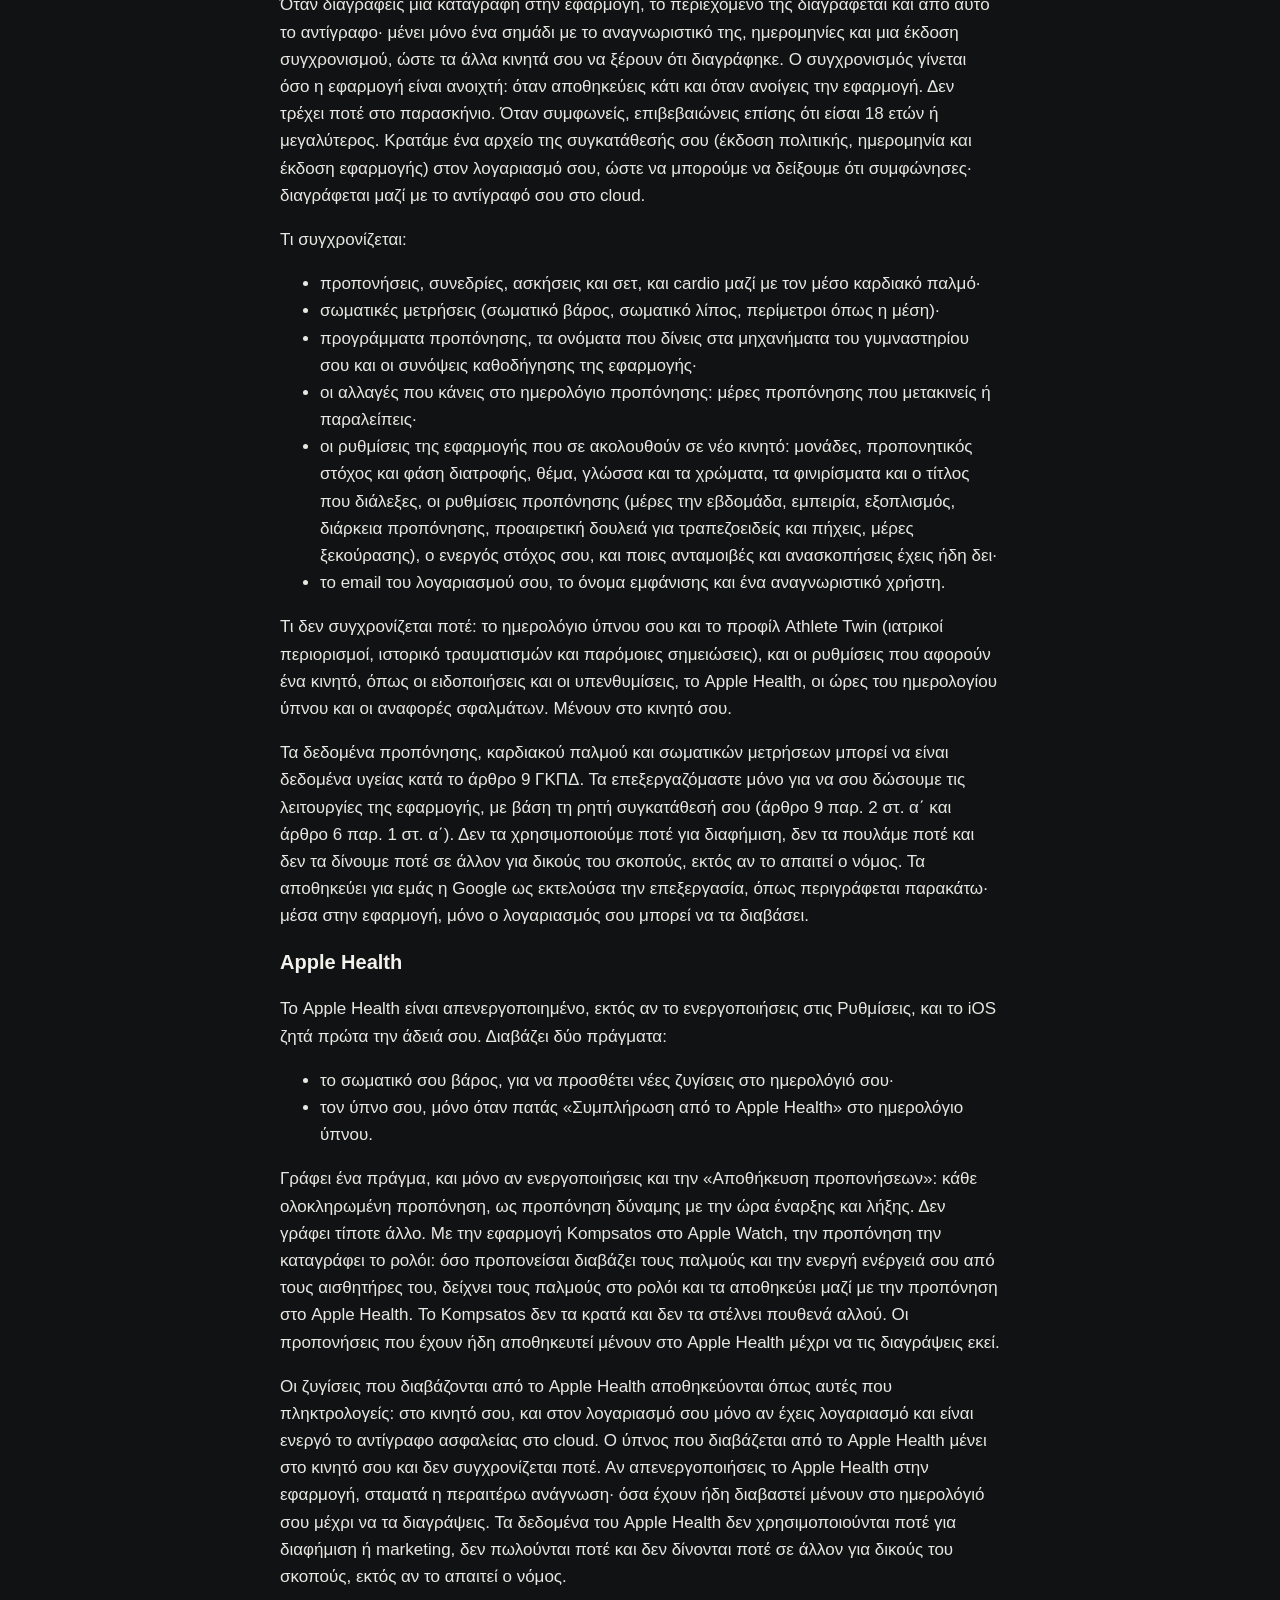
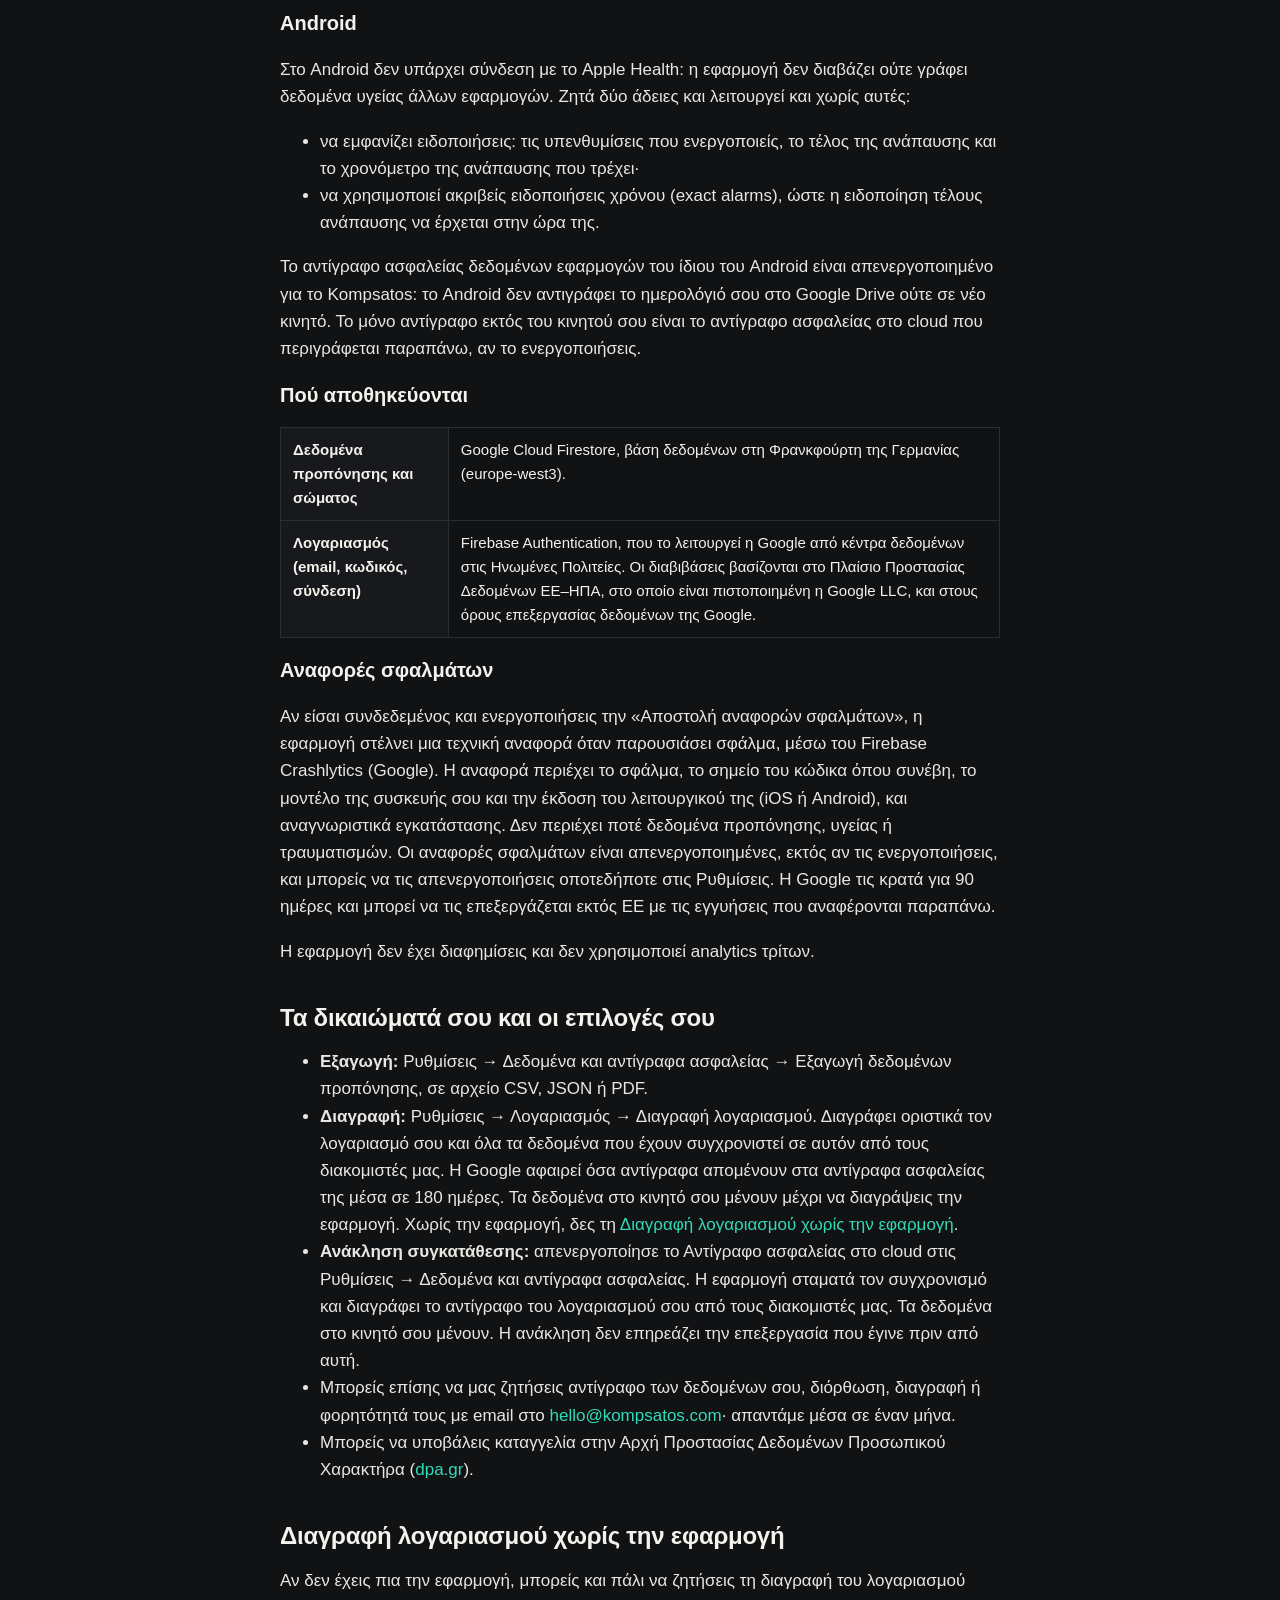
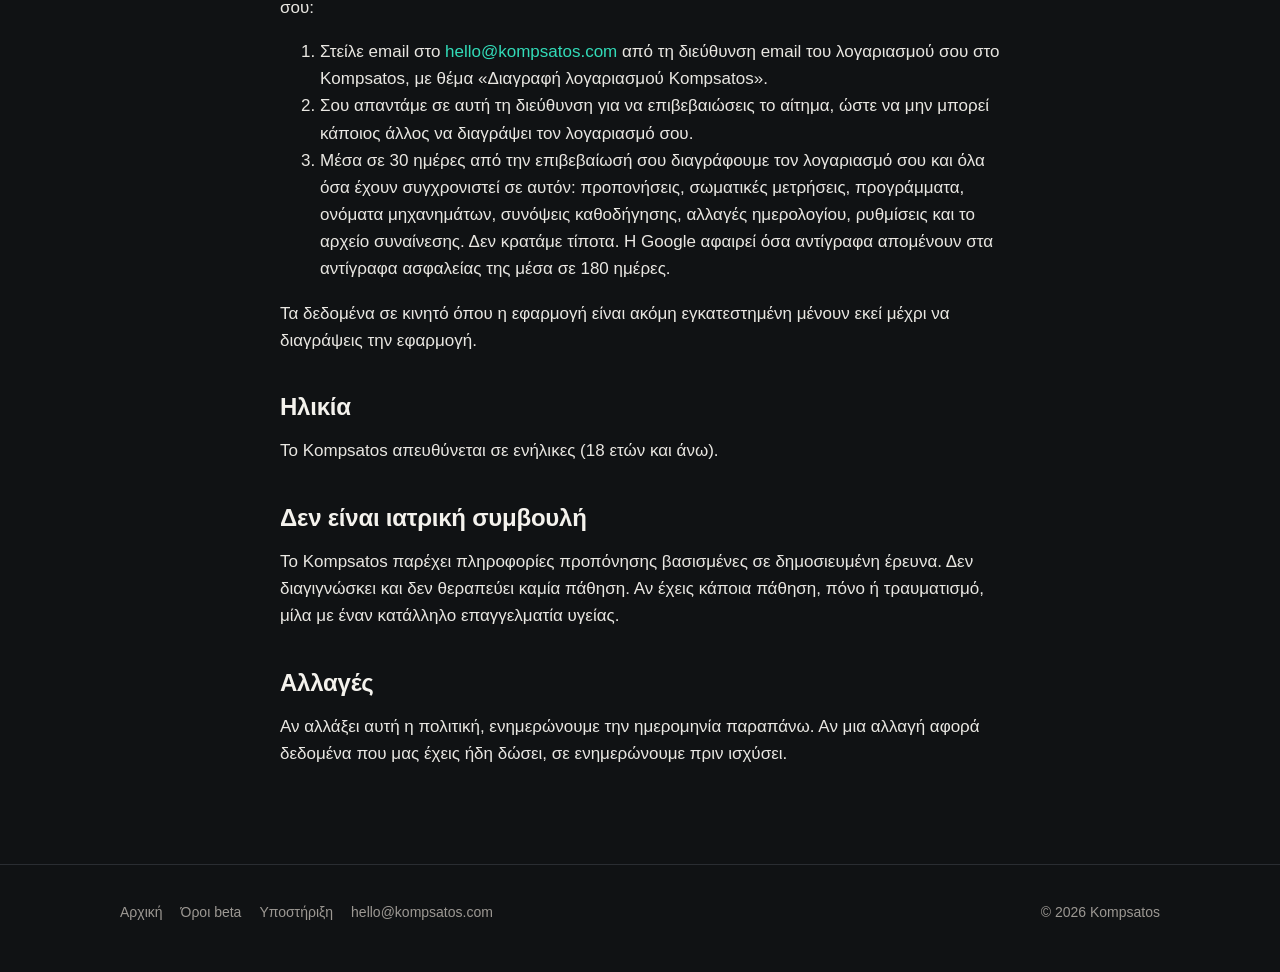
<file: el/privacy.html>
<!doctype html>
<html lang="el">
<head>
  <meta charset="utf-8">
  <meta name="viewport" content="width=device-width, initial-scale=1">
  <title>Πολιτική απορρήτου — Kompsatos</title>
  <link rel="canonical" href="https://www.kompsatos.com/el/privacy.html">
  <link rel="alternate" hreflang="el" href="https://www.kompsatos.com/el/privacy.html">
  <link rel="alternate" hreflang="en" href="https://www.kompsatos.com/privacy.html">
  <meta name="description" content="Ποια προσωπικά δεδομένα συλλέγει το Kompsatos, γιατί, πού αποθηκεύονται και πώς τα εξάγεις ή τα διαγράφεις. Χωρίς διαφημίσεις, χωρίς analytics, χωρίς παρακολούθηση.">
  <meta property="og:type" content="website">
  <meta property="og:site_name" content="Kompsatos">
  <meta property="og:locale" content="el_GR">
  <meta property="og:title" content="Πολιτική απορρήτου — Kompsatos">
  <meta property="og:description" content="Ποια προσωπικά δεδομένα συλλέγει το Kompsatos, γιατί, πού αποθηκεύονται και πώς τα εξάγεις ή τα διαγράφεις. Χωρίς διαφημίσεις, χωρίς analytics, χωρίς παρακολούθηση.">
  <meta property="og:url" content="https://www.kompsatos.com/el/privacy.html">
  <meta property="og:image" content="https://www.kompsatos.com/og.png">
  <meta name="twitter:card" content="summary_large_image">
  <meta name="theme-color" content="#101214">
  <link rel="icon" href="/favicon.ico" sizes="32x32">
  <link rel="icon" href="/favicon.svg" type="image/svg+xml">
  <link rel="apple-touch-icon" href="/apple-touch-icon.png">
  <link rel="stylesheet" href="/styles.css">
</head>
<body>
<header class="site">
  <div class="wrap">
    <a class="wordmark" href="/el/">KOMPSATOS</a>
    <nav><a class="lang" href="/privacy.html" hreflang="en" lang="en">English</a><a class="cta-small" href="/el/#beta">Μπες στη beta</a></nav>
  </div>
</header>

<main class="doc">
  <h1>Πολιτική απορρήτου</h1>
  <p class="updated">Τελευταία ενημέρωση: 16 Νοεμβρίου 2026</p>
  <p class="updated">Μετάφραση του αγγλικού κειμένου. Σε περίπτωση διαφοράς ισχύει το <a href="/privacy.html" hreflang="en">αγγλικό</a>.</p>

  <p>Αυτή η πολιτική εξηγεί ποια προσωπικά δεδομένα συλλέγει το Kompsatos, γιατί, πού πηγαίνουν και τι μπορείς να κάνεις γι' αυτά. Καλύπτει αυτόν τον ιστότοπο, τη φόρμα εγγραφής στη beta και την εφαρμογή Kompsatos για iPhone.</p>

  <h2>Ποιος είναι υπεύθυνος</h2>
  <p>Υπεύθυνος επεξεργασίας των προσωπικών σου δεδομένων είναι ο Δημήτρης Λαζαρίδης, Ηράκλειο Κρήτης. Επικοινωνία: <a href="mailto:hello@kompsatos.com">hello@kompsatos.com</a>.</p>

  <h2>Αυτός ο ιστότοπος</h2>
  <p>Ο ιστότοπος δεν χρησιμοποιεί cookies, analytics ή παρακολούθηση και δεν φορτώνει γραμματοσειρές ή scripts τρίτων. Φιλοξενείται στο GitHub Pages· η GitHub, Inc. μπορεί να επεξεργάζεται τη διεύθυνση IP σου στα αρχεία καταγραφής του διακομιστή, για να παραδίδει και να προστατεύει τον ιστότοπο.</p>

  <h2>Η φόρμα εγγραφής στη beta</h2>
  <table>
    <tr><th>Τι συλλέγουμε</th><td>Τη διεύθυνση email σου και, αν τα δώσεις, το μικρό σου όνομα, το κινητό που χρησιμοποιείς (iPhone ή Android), τη χώρα σου, την προπονητική σου εμπειρία και τον στόχο σου, και πώς μάθατε για εμάς.</td></tr>
    <tr><th>Γιατί</th><td>Για να σε ενημερώσουμε όταν ανοίξουν θέσεις στη beta και να σου στέλνουμε μηνύματα για τη beta.</td></tr>
    <tr><th>Νομική βάση</th><td>Η συγκατάθεσή σου (άρθρο 6 παρ. 1 στ. α΄ ΓΚΠΔ). Μπορείς να την ανακαλέσεις οποτεδήποτε με email· τότε διαγράφουμε την εγγραφή σου.</td></tr>
    <tr><th>Ποιος τα επεξεργάζεται</th><td>Η Tally BV (Βέλγιο), ο πάροχος της φόρμας, που φιλοξενεί τα δεδομένα της φόρμας στην ΕΕ.</td></tr>
    <tr><th>Για πόσο</th><td>Μέχρι να τελειώσει η beta ή μέχρι να ζητήσεις τη διαγραφή τους, όποιο έρθει πρώτο.</td></tr>
  </table>
  <p>Αν μπεις στη beta μέσω του TestFlight, με πρόσκληση ή μέσω του δημόσιου συνδέσμου, η Apple επεξεργάζεται τα δεδομένα σου σύμφωνα με τη δική της πολιτική απορρήτου. Μέσω του TestFlight μπορεί να βλέπουμε το όνομα και το email που χρησιμοποιείς εκεί, το μοντέλο της συσκευής σου και την έκδοση του iOS, πληροφορίες σφαλμάτων που συλλέγει η Apple για τα beta builds, και όποια σχόλια ή screenshots επιλέξεις να στείλεις.</p>

  <h2>Η εφαρμογή Kompsatos</h2>

  <h3>Χωρίς λογαριασμό</h3>
  <p>Ως επισκέπτης, ό,τι καταγράφεις μένει στο κινητό σου. Δεν μας στέλνεται τίποτα.</p>

  <h3>Με λογαριασμό</h3>
  <p>Όταν δημιουργείς λογαριασμό, η εφαρμογή ζητά τη ρητή συγκατάθεσή σου πριν φύγει οτιδήποτε από το κινητό σου. Με τη συγκατάθεσή σου, η εφαρμογή κρατά ένα αντίγραφο της προπόνησής σου στον λογαριασμό σου, ώστε να μπορείς να την επαναφέρεις σε άλλο κινητό. Όταν διαγράφεις μια καταγραφή στην εφαρμογή, το περιεχόμενό της διαγράφεται και από αυτό το αντίγραφο· μένει μόνο ένα σημάδι με το αναγνωριστικό της, ημερομηνίες και μια έκδοση συγχρονισμού, ώστε τα άλλα κινητά σου να ξέρουν ότι διαγράφηκε. Ο συγχρονισμός γίνεται όσο η εφαρμογή είναι ανοιχτή: όταν αποθηκεύεις κάτι και όταν ανοίγεις την εφαρμογή. Δεν τρέχει ποτέ στο παρασκήνιο. Όταν συμφωνείς, επιβεβαιώνεις επίσης ότι είσαι 18 ετών ή μεγαλύτερος. Κρατάμε ένα αρχείο της συγκατάθεσής σου (έκδοση πολιτικής, ημερομηνία και έκδοση εφαρμογής) στον λογαριασμό σου, ώστε να μπορούμε να δείξουμε ότι συμφώνησες· διαγράφεται μαζί με το αντίγραφό σου στο cloud.</p>
  <p>Τι συγχρονίζεται:</p>
  <ul>
    <li>προπονήσεις, συνεδρίες, ασκήσεις και σετ, και cardio μαζί με τον μέσο καρδιακό παλμό·</li>
    <li>σωματικές μετρήσεις (σωματικό βάρος, σωματικό λίπος, περίμετροι όπως η μέση)·</li>
    <li>προγράμματα προπόνησης, τα ονόματα που δίνεις στα μηχανήματα του γυμναστηρίου σου και οι συνόψεις καθοδήγησης της εφαρμογής·</li>
    <li>οι αλλαγές που κάνεις στο ημερολόγιο προπόνησης: μέρες προπόνησης που μετακινείς ή παραλείπεις·</li>
    <li>οι ρυθμίσεις της εφαρμογής που σε ακολουθούν σε νέο κινητό: μονάδες, προπονητικός στόχος και φάση διατροφής, θέμα, γλώσσα και τα χρώματα, τα φινιρίσματα και ο τίτλος που διάλεξες, οι ρυθμίσεις προπόνησης (μέρες την εβδομάδα, εμπειρία, εξοπλισμός, διάρκεια προπόνησης, προαιρετική δουλειά για τραπεζοειδείς και πήχεις, μέρες ξεκούρασης), ο ενεργός στόχος σου, και ποιες ανταμοιβές και ανασκοπήσεις έχεις ήδη δει·</li>
    <li>το email του λογαριασμού σου, το όνομα εμφάνισης και ένα αναγνωριστικό χρήστη.</li>
  </ul>
  <p>Τι δεν συγχρονίζεται ποτέ: το ημερολόγιο ύπνου σου και το προφίλ Athlete Twin (ιατρικοί περιορισμοί, ιστορικό τραυματισμών και παρόμοιες σημειώσεις), και οι ρυθμίσεις που αφορούν ένα κινητό, όπως οι ειδοποιήσεις και οι υπενθυμίσεις, το Apple Health, οι ώρες του ημερολογίου ύπνου και οι αναφορές σφαλμάτων. Μένουν στο κινητό σου.</p>
  <p>Τα δεδομένα προπόνησης, καρδιακού παλμού και σωματικών μετρήσεων μπορεί να είναι δεδομένα υγείας κατά το άρθρο 9 ΓΚΠΔ. Τα επεξεργαζόμαστε μόνο για να σου δώσουμε τις λειτουργίες της εφαρμογής, με βάση τη ρητή συγκατάθεσή σου (άρθρο 9 παρ. 2 στ. α΄ και άρθρο 6 παρ. 1 στ. α΄). Δεν τα χρησιμοποιούμε ποτέ για διαφήμιση, δεν τα πουλάμε ποτέ και δεν τα δίνουμε ποτέ σε άλλον για δικούς του σκοπούς, εκτός αν το απαιτεί ο νόμος. Τα αποθηκεύει για εμάς η Google ως εκτελούσα την επεξεργασία, όπως περιγράφεται παρακάτω· μέσα στην εφαρμογή, μόνο ο λογαριασμός σου μπορεί να τα διαβάσει.</p>

  <h3>Apple Health</h3>
  <p>Το Apple Health είναι απενεργοποιημένο, εκτός αν το ενεργοποιήσεις στις Ρυθμίσεις, και το iOS ζητά πρώτα την άδειά σου. Διαβάζει δύο πράγματα:</p>
  <ul>
    <li>το σωματικό σου βάρος, για να προσθέτει νέες ζυγίσεις στο ημερολόγιό σου·</li>
    <li>τον ύπνο σου, μόνο όταν πατάς «Συμπλήρωση από το Apple Health» στο ημερολόγιο ύπνου.</li>
  </ul>
  <p>Γράφει ένα πράγμα, και μόνο αν ενεργοποιήσεις και την «Αποθήκευση προπονήσεων»: κάθε ολοκληρωμένη προπόνηση, ως προπόνηση δύναμης με την ώρα έναρξης και λήξης. Δεν γράφει τίποτε άλλο. Με την εφαρμογή Kompsatos στο Apple Watch, την προπόνηση την καταγράφει το ρολόι: όσο προπονείσαι διαβάζει τους παλμούς και την ενεργή ενέργειά σου από τους αισθητήρες του, δείχνει τους παλμούς στο ρολόι και τα αποθηκεύει μαζί με την προπόνηση στο Apple Health. Το Kompsatos δεν τα κρατά και δεν τα στέλνει πουθενά αλλού. Οι προπονήσεις που έχουν ήδη αποθηκευτεί μένουν στο Apple Health μέχρι να τις διαγράψεις εκεί.</p>
  <p>Οι ζυγίσεις που διαβάζονται από το Apple Health αποθηκεύονται όπως αυτές που πληκτρολογείς: στο κινητό σου, και στον λογαριασμό σου μόνο αν έχεις λογαριασμό και είναι ενεργό το αντίγραφο ασφαλείας στο cloud. Ο ύπνος που διαβάζεται από το Apple Health μένει στο κινητό σου και δεν συγχρονίζεται ποτέ. Αν απενεργοποιήσεις το Apple Health στην εφαρμογή, σταματά η περαιτέρω ανάγνωση· όσα έχουν ήδη διαβαστεί μένουν στο ημερολόγιό σου μέχρι να τα διαγράψεις. Τα δεδομένα του Apple Health δεν χρησιμοποιούνται ποτέ για διαφήμιση ή marketing, δεν πωλούνται ποτέ και δεν δίνονται ποτέ σε άλλον για δικούς του σκοπούς, εκτός αν το απαιτεί ο νόμος.</p>

  <h3>Android</h3>
  <p>Στο Android δεν υπάρχει σύνδεση με το Apple Health: η εφαρμογή δεν διαβάζει ούτε γράφει δεδομένα υγείας άλλων εφαρμογών. Ζητά δύο άδειες και λειτουργεί και χωρίς αυτές:</p>
  <ul>
    <li>να εμφανίζει ειδοποιήσεις: τις υπενθυμίσεις που ενεργοποιείς, το τέλος της ανάπαυσης και το χρονόμετρο της ανάπαυσης που τρέχει·</li>
    <li>να χρησιμοποιεί ακριβείς ειδοποιήσεις χρόνου (exact alarms), ώστε η ειδοποίηση τέλους ανάπαυσης να έρχεται στην ώρα της.</li>
  </ul>
  <p>Το αντίγραφο ασφαλείας δεδομένων εφαρμογών του ίδιου του Android είναι απενεργοποιημένο για το Kompsatos: το Android δεν αντιγράφει το ημερολόγιό σου στο Google Drive ούτε σε νέο κινητό. Το μόνο αντίγραφο εκτός του κινητού σου είναι το αντίγραφο ασφαλείας στο cloud που περιγράφεται παραπάνω, αν το ενεργοποιήσεις.</p>

  <h3>Πού αποθηκεύονται</h3>
  <table>
    <tr><th>Δεδομένα προπόνησης και σώματος</th><td>Google Cloud Firestore, βάση δεδομένων στη Φρανκφούρτη της Γερμανίας (europe-west3).</td></tr>
    <tr><th>Λογαριασμός (email, κωδικός, σύνδεση)</th><td>Firebase Authentication, που το λειτουργεί η Google από κέντρα δεδομένων στις Ηνωμένες Πολιτείες. Οι διαβιβάσεις βασίζονται στο Πλαίσιο Προστασίας Δεδομένων ΕΕ–ΗΠΑ, στο οποίο είναι πιστοποιημένη η Google LLC, και στους όρους επεξεργασίας δεδομένων της Google.</td></tr>
  </table>

  <h3>Αναφορές σφαλμάτων</h3>
  <p>Αν είσαι συνδεδεμένος και ενεργοποιήσεις την «Αποστολή αναφορών σφαλμάτων», η εφαρμογή στέλνει μια τεχνική αναφορά όταν παρουσιάσει σφάλμα, μέσω του Firebase Crashlytics (Google). Η αναφορά περιέχει το σφάλμα, το σημείο του κώδικα όπου συνέβη, το μοντέλο της συσκευής σου και την έκδοση του λειτουργικού της (iOS ή Android), και αναγνωριστικά εγκατάστασης. Δεν περιέχει ποτέ δεδομένα προπόνησης, υγείας ή τραυματισμών. Οι αναφορές σφαλμάτων είναι απενεργοποιημένες, εκτός αν τις ενεργοποιήσεις, και μπορείς να τις απενεργοποιήσεις οποτεδήποτε στις Ρυθμίσεις. Η Google τις κρατά για 90 ημέρες και μπορεί να τις επεξεργάζεται εκτός ΕΕ με τις εγγυήσεις που αναφέρονται παραπάνω.</p>

  <p>Η εφαρμογή δεν έχει διαφημίσεις και δεν χρησιμοποιεί analytics τρίτων.</p>

  <h2 id="your-data">Τα δικαιώματά σου και οι επιλογές σου</h2>
  <ul>
    <li><strong>Εξαγωγή:</strong> Ρυθμίσεις → Δεδομένα και αντίγραφα ασφαλείας → Εξαγωγή δεδομένων προπόνησης, σε αρχείο CSV, JSON ή PDF.</li>
    <li><strong>Διαγραφή:</strong> Ρυθμίσεις → Λογαριασμός → Διαγραφή λογαριασμού. Διαγράφει οριστικά τον λογαριασμό σου και όλα τα δεδομένα που έχουν συγχρονιστεί σε αυτόν από τους διακομιστές μας. Η Google αφαιρεί όσα αντίγραφα απομένουν στα αντίγραφα ασφαλείας της μέσα σε 180 ημέρες. Τα δεδομένα στο κινητό σου μένουν μέχρι να διαγράψεις την εφαρμογή. Χωρίς την εφαρμογή, δες τη <a href="#delete-account">Διαγραφή λογαριασμού χωρίς την εφαρμογή</a>.</li>
    <li><strong>Ανάκληση συγκατάθεσης:</strong> απενεργοποίησε το Αντίγραφο ασφαλείας στο cloud στις Ρυθμίσεις → Δεδομένα και αντίγραφα ασφαλείας. Η εφαρμογή σταματά τον συγχρονισμό και διαγράφει το αντίγραφο του λογαριασμού σου από τους διακομιστές μας. Τα δεδομένα στο κινητό σου μένουν. Η ανάκληση δεν επηρεάζει την επεξεργασία που έγινε πριν από αυτή.</li>
    <li>Μπορείς επίσης να μας ζητήσεις αντίγραφο των δεδομένων σου, διόρθωση, διαγραφή ή φορητότητά τους με email στο <a href="mailto:hello@kompsatos.com">hello@kompsatos.com</a>· απαντάμε μέσα σε έναν μήνα.</li>
    <li>Μπορείς να υποβάλεις καταγγελία στην Αρχή Προστασίας Δεδομένων Προσωπικού Χαρακτήρα (<a href="https://www.dpa.gr">dpa.gr</a>).</li>
  </ul>

  <h2 id="delete-account">Διαγραφή λογαριασμού χωρίς την εφαρμογή</h2>
  <p>Αν δεν έχεις πια την εφαρμογή, μπορείς και πάλι να ζητήσεις τη διαγραφή του λογαριασμού σου:</p>
  <ol>
    <li>Στείλε email στο <a href="mailto:hello@kompsatos.com?subject=Delete%20my%20Kompsatos%20account">hello@kompsatos.com</a> από τη διεύθυνση email του λογαριασμού σου στο Kompsatos, με θέμα «Διαγραφή λογαριασμού Kompsatos».</li>
    <li>Σου απαντάμε σε αυτή τη διεύθυνση για να επιβεβαιώσεις το αίτημα, ώστε να μην μπορεί κάποιος άλλος να διαγράψει τον λογαριασμό σου.</li>
    <li>Μέσα σε 30 ημέρες από την επιβεβαίωσή σου διαγράφουμε τον λογαριασμό σου και όλα όσα έχουν συγχρονιστεί σε αυτόν: προπονήσεις, σωματικές μετρήσεις, προγράμματα, ονόματα μηχανημάτων, συνόψεις καθοδήγησης, αλλαγές ημερολογίου, ρυθμίσεις και το αρχείο συναίνεσης. Δεν κρατάμε τίποτα. Η Google αφαιρεί όσα αντίγραφα απομένουν στα αντίγραφα ασφαλείας της μέσα σε 180 ημέρες.</li>
  </ol>
  <p>Τα δεδομένα σε κινητό όπου η εφαρμογή είναι ακόμη εγκατεστημένη μένουν εκεί μέχρι να διαγράψεις την εφαρμογή.</p>

  <h2>Ηλικία</h2>
  <p>Το Kompsatos απευθύνεται σε ενήλικες (18 ετών και άνω).</p>

  <h2>Δεν είναι ιατρική συμβουλή</h2>
  <p>Το Kompsatos παρέχει πληροφορίες προπόνησης βασισμένες σε δημοσιευμένη έρευνα. Δεν διαγιγνώσκει και δεν θεραπεύει καμία πάθηση. Αν έχεις κάποια πάθηση, πόνο ή τραυματισμό, μίλα με έναν κατάλληλο επαγγελματία υγείας.</p>

  <h2>Αλλαγές</h2>
  <p>Αν αλλάξει αυτή η πολιτική, ενημερώνουμε την ημερομηνία παραπάνω. Αν μια αλλαγή αφορά δεδομένα που μας έχεις ήδη δώσει, σε ενημερώνουμε πριν ισχύσει.</p>
</main>

<footer class="site">
  <div class="wrap">
    <div><a href="/el/">Αρχική</a><a href="/el/terms.html">Όροι beta</a><a href="/el/support.html">Υποστήριξη</a><a href="mailto:hello@kompsatos.com">hello@kompsatos.com</a></div>
    <div>© 2026 Kompsatos</div>
  </div>
</footer>
</body>
</html>
</file>
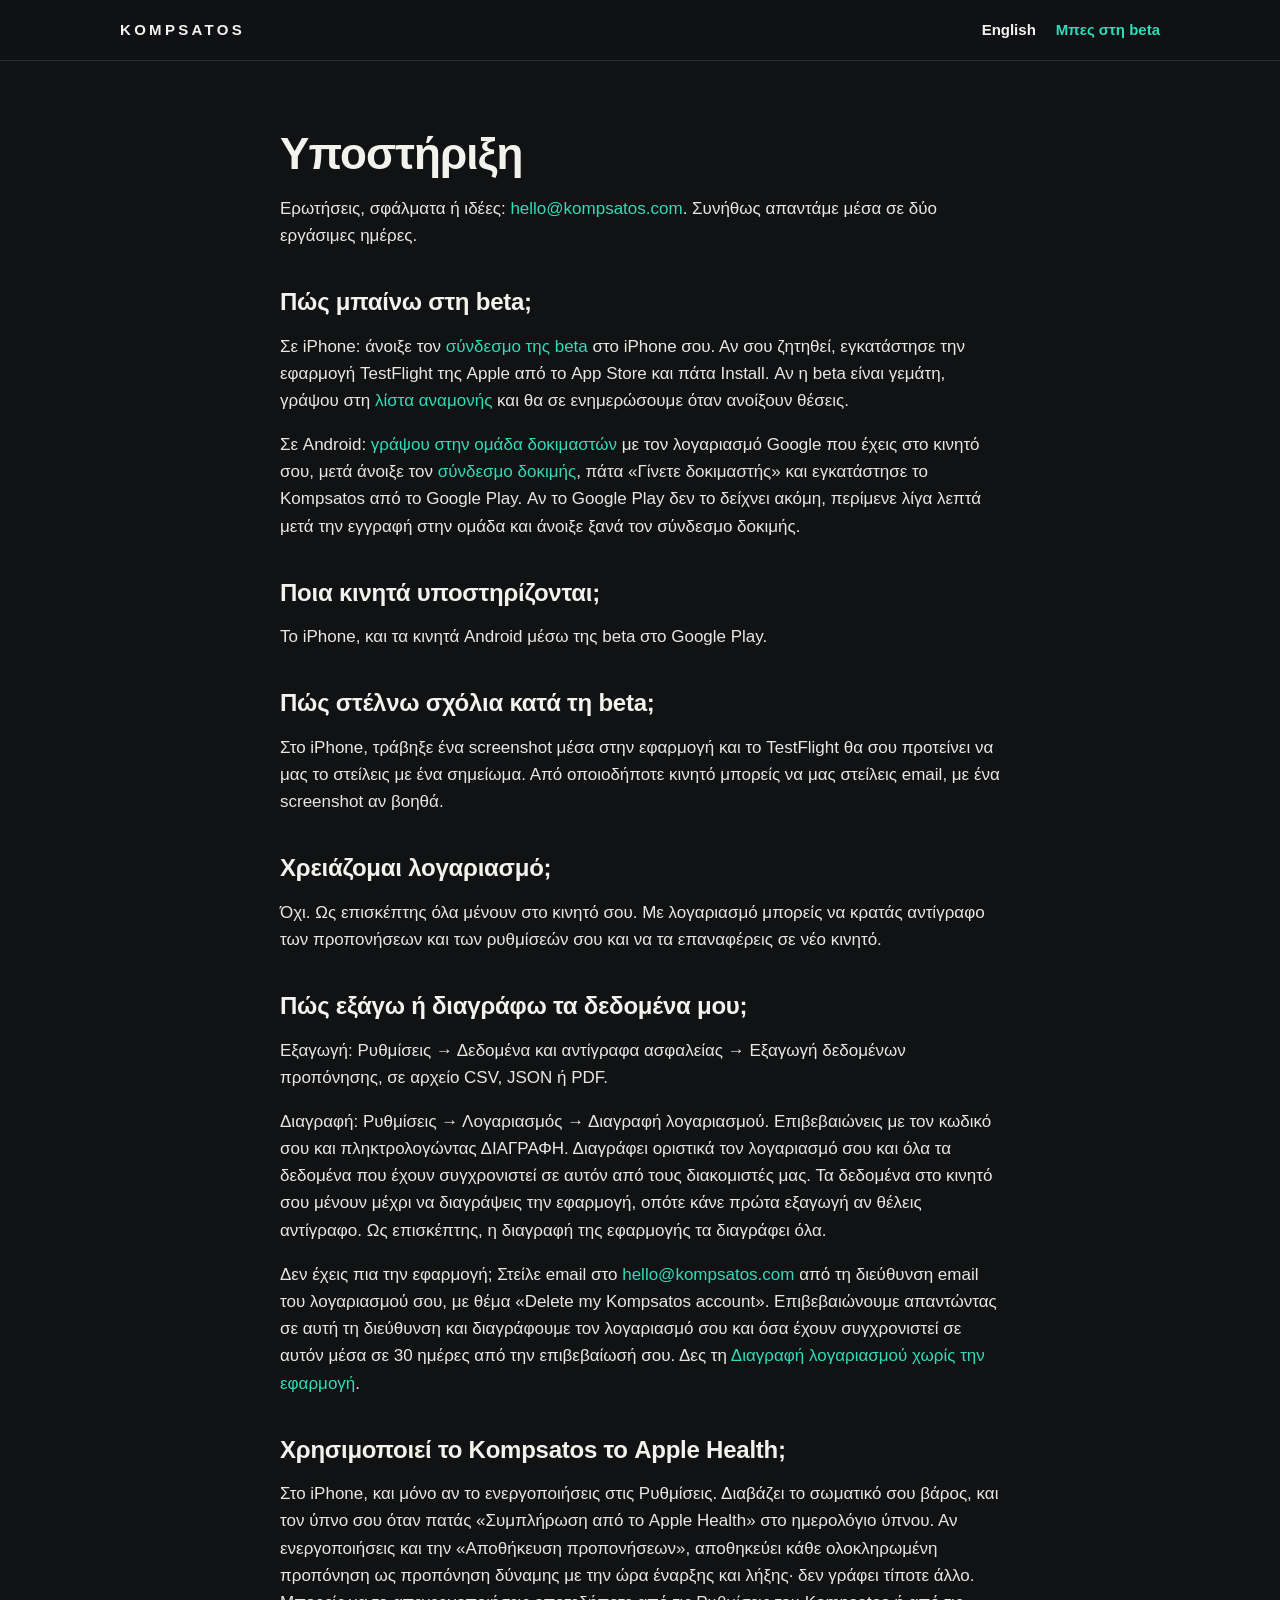
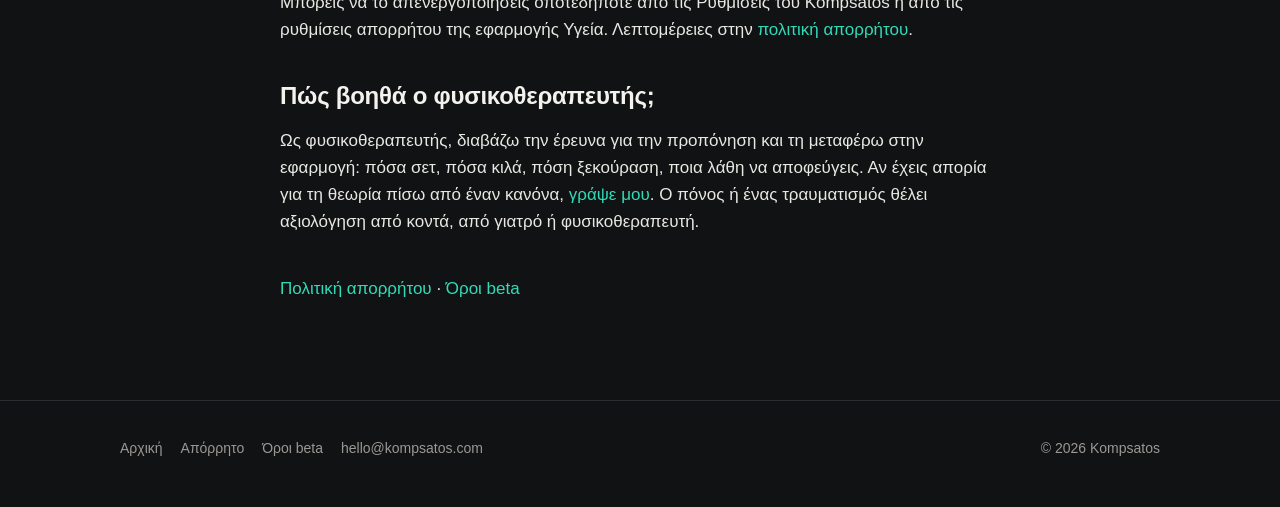
<file: el/support.html>
<!doctype html>
<html lang="el">
<head>
  <meta charset="utf-8">
  <meta name="viewport" content="width=device-width, initial-scale=1">
  <title>Υποστήριξη — Kompsatos</title>
  <link rel="canonical" href="https://www.kompsatos.com/el/support.html">
  <link rel="alternate" hreflang="el" href="https://www.kompsatos.com/el/support.html">
  <link rel="alternate" hreflang="en" href="https://www.kompsatos.com/support.html">
  <meta name="description" content="Πώς μπαίνεις στη beta σε iPhone ή Android, ποια κινητά υποστηρίζονται, πώς στέλνεις σχόλια και πώς εξάγεις ή διαγράφεις τα δεδομένα σου.">
  <meta property="og:type" content="website">
  <meta property="og:site_name" content="Kompsatos">
  <meta property="og:locale" content="el_GR">
  <meta property="og:title" content="Υποστήριξη — Kompsatos">
  <meta property="og:description" content="Πώς μπαίνεις στη beta σε iPhone ή Android, ποια κινητά υποστηρίζονται, πώς στέλνεις σχόλια και πώς εξάγεις ή διαγράφεις τα δεδομένα σου.">
  <meta property="og:url" content="https://www.kompsatos.com/el/support.html">
  <meta property="og:image" content="https://www.kompsatos.com/og.png">
  <meta name="twitter:card" content="summary_large_image">
  <meta name="theme-color" content="#101214">
  <link rel="icon" href="/favicon.ico" sizes="32x32">
  <link rel="icon" href="/favicon.svg" type="image/svg+xml">
  <link rel="apple-touch-icon" href="/apple-touch-icon.png">
  <link rel="stylesheet" href="/styles.css">
</head>
<body>
<header class="site">
  <div class="wrap">
    <a class="wordmark" href="/el/">KOMPSATOS</a>
    <nav><a class="lang" href="/support.html" hreflang="en" lang="en">English</a><a class="cta-small" href="/el/#beta">Μπες στη beta</a></nav>
  </div>
</header>

<main class="doc">
  <h1>Υποστήριξη</h1>
  <p>Ερωτήσεις, σφάλματα ή ιδέες: <a href="mailto:hello@kompsatos.com">hello@kompsatos.com</a>. Συνήθως απαντάμε μέσα σε δύο εργάσιμες ημέρες.</p>

  <h2>Πώς μπαίνω στη beta;</h2>
  <p>Σε iPhone: άνοιξε τον <a href="https://testflight.apple.com/join/EJnFbWZ6">σύνδεσμο της beta</a> στο iPhone σου. Αν σου ζητηθεί, εγκατάστησε την εφαρμογή TestFlight της Apple από το App Store και πάτα Install. Αν η beta είναι γεμάτη, γράψου στη <a href="https://tally.so/r/2EMQMA">λίστα αναμονής</a> και θα σε ενημερώσουμε όταν ανοίξουν θέσεις.</p>
  <p>Σε Android: <a href="https://groups.google.com/g/kompsatos-testers">γράψου στην ομάδα δοκιμαστών</a> με τον λογαριασμό Google που έχεις στο κινητό σου, μετά άνοιξε τον <a href="https://play.google.com/apps/testing/com.dimitrislazaridis.coachapp">σύνδεσμο δοκιμής</a>, πάτα «Γίνετε δοκιμαστής» και εγκατάστησε το Kompsatos από το Google Play. Αν το Google Play δεν το δείχνει ακόμη, περίμενε λίγα λεπτά μετά την εγγραφή στην ομάδα και άνοιξε ξανά τον σύνδεσμο δοκιμής.</p>

  <h2>Ποια κινητά υποστηρίζονται;</h2>
  <p>Το iPhone, και τα κινητά Android μέσω της beta στο Google Play.</p>

  <h2>Πώς στέλνω σχόλια κατά τη beta;</h2>
  <p>Στο iPhone, τράβηξε ένα screenshot μέσα στην εφαρμογή και το TestFlight θα σου προτείνει να μας το στείλεις με ένα σημείωμα. Από οποιοδήποτε κινητό μπορείς να μας στείλεις email, με ένα screenshot αν βοηθά.</p>

  <h2>Χρειάζομαι λογαριασμό;</h2>
  <p>Όχι. Ως επισκέπτης όλα μένουν στο κινητό σου. Με λογαριασμό μπορείς να κρατάς αντίγραφο των προπονήσεων και των ρυθμίσεών σου και να τα επαναφέρεις σε νέο κινητό.</p>

  <h2>Πώς εξάγω ή διαγράφω τα δεδομένα μου;</h2>
  <p>Εξαγωγή: Ρυθμίσεις → Δεδομένα και αντίγραφα ασφαλείας → Εξαγωγή δεδομένων προπόνησης, σε αρχείο CSV, JSON ή PDF.</p>
  <p>Διαγραφή: Ρυθμίσεις → Λογαριασμός → Διαγραφή λογαριασμού. Επιβεβαιώνεις με τον κωδικό σου και πληκτρολογώντας ΔΙΑΓΡΑΦΗ. Διαγράφει οριστικά τον λογαριασμό σου και όλα τα δεδομένα που έχουν συγχρονιστεί σε αυτόν από τους διακομιστές μας. Τα δεδομένα στο κινητό σου μένουν μέχρι να διαγράψεις την εφαρμογή, οπότε κάνε πρώτα εξαγωγή αν θέλεις αντίγραφο. Ως επισκέπτης, η διαγραφή της εφαρμογής τα διαγράφει όλα.</p>
  <p>Δεν έχεις πια την εφαρμογή; Στείλε email στο <a href="mailto:hello@kompsatos.com?subject=Delete%20my%20Kompsatos%20account">hello@kompsatos.com</a> από τη διεύθυνση email του λογαριασμού σου, με θέμα «Delete my Kompsatos account». Επιβεβαιώνουμε απαντώντας σε αυτή τη διεύθυνση και διαγράφουμε τον λογαριασμό σου και όσα έχουν συγχρονιστεί σε αυτόν μέσα σε 30 ημέρες από την επιβεβαίωσή σου. Δες τη <a href="/el/privacy.html#delete-account">Διαγραφή λογαριασμού χωρίς την εφαρμογή</a>.</p>

  <h2>Χρησιμοποιεί το Kompsatos το Apple Health;</h2>
  <p>Στο iPhone, και μόνο αν το ενεργοποιήσεις στις Ρυθμίσεις. Διαβάζει το σωματικό σου βάρος, και τον ύπνο σου όταν πατάς «Συμπλήρωση από το Apple Health» στο ημερολόγιο ύπνου. Αν ενεργοποιήσεις και την «Αποθήκευση προπονήσεων», αποθηκεύει κάθε ολοκληρωμένη προπόνηση ως προπόνηση δύναμης με την ώρα έναρξης και λήξης· δεν γράφει τίποτε άλλο. Μπορείς να το απενεργοποιήσεις οποτεδήποτε από τις Ρυθμίσεις του Kompsatos ή από τις ρυθμίσεις απορρήτου της εφαρμογής Υγεία. Λεπτομέρειες στην <a href="/el/privacy.html">πολιτική απορρήτου</a>.</p>

  <h2>Πώς βοηθά ο φυσικοθεραπευτής;</h2>
  <p>Ως φυσικοθεραπευτής, διαβάζω την έρευνα για την προπόνηση και τη μεταφέρω στην εφαρμογή: πόσα σετ, πόσα κιλά, πόση ξεκούραση, ποια λάθη να αποφεύγεις. Αν έχεις απορία για τη θεωρία πίσω από έναν κανόνα, <a href="mailto:hello@kompsatos.com">γράψε μου</a>. Ο πόνος ή ένας τραυματισμός θέλει αξιολόγηση από κοντά, από γιατρό ή φυσικοθεραπευτή.</p>

  <p style="margin-top:40px"><a href="/el/privacy.html">Πολιτική απορρήτου</a> · <a href="/el/terms.html">Όροι beta</a></p>
</main>

<footer class="site">
  <div class="wrap">
    <div><a href="/el/">Αρχική</a><a href="/el/privacy.html">Απόρρητο</a><a href="/el/terms.html">Όροι beta</a><a href="mailto:hello@kompsatos.com">hello@kompsatos.com</a></div>
    <div>© 2026 Kompsatos</div>
  </div>
</footer>
</body>
</html>
</file>
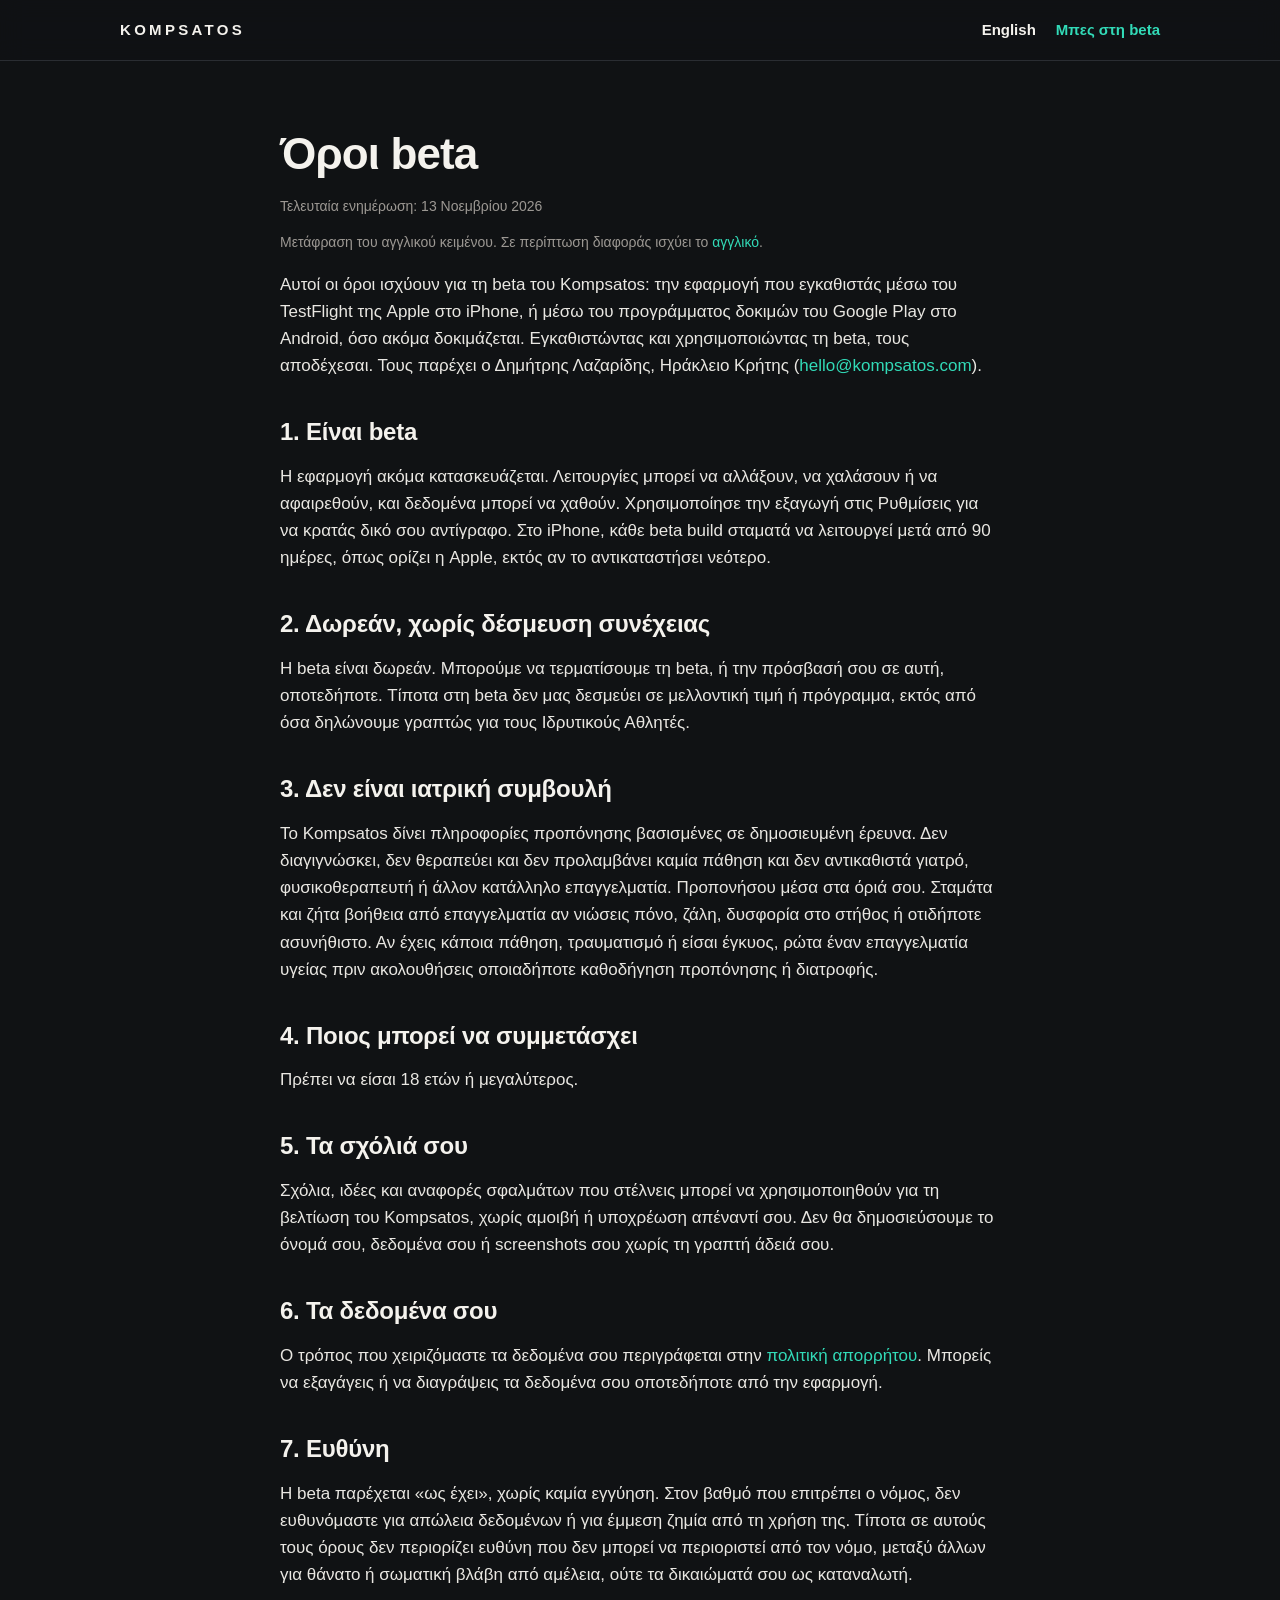
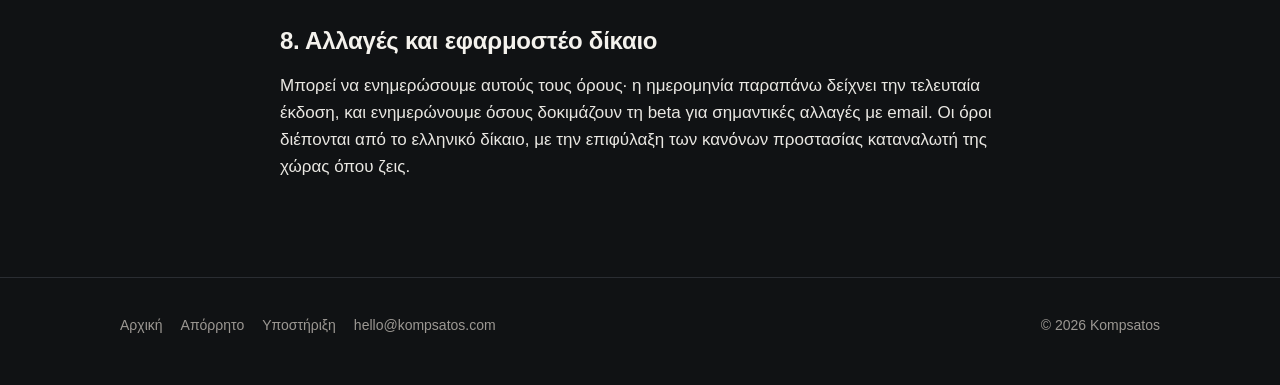
<file: el/terms.html>
<!doctype html>
<html lang="el">
<head>
  <meta charset="utf-8">
  <meta name="viewport" content="width=device-width, initial-scale=1">
  <title>Όροι beta — Kompsatos</title>
  <link rel="canonical" href="https://www.kompsatos.com/el/terms.html">
  <link rel="alternate" hreflang="el" href="https://www.kompsatos.com/el/terms.html">
  <link rel="alternate" hreflang="en" href="https://www.kompsatos.com/terms.html">
  <meta name="description" content="Οι όροι της beta του Kompsatos: τι σημαίνει beta, ποιος μπορεί να συμμετάσχει, ευθύνη και εφαρμοστέο δίκαιο.">
  <meta property="og:type" content="website">
  <meta property="og:site_name" content="Kompsatos">
  <meta property="og:locale" content="el_GR">
  <meta property="og:title" content="Όροι beta — Kompsatos">
  <meta property="og:description" content="Οι όροι της beta του Kompsatos: τι σημαίνει beta, ποιος μπορεί να συμμετάσχει, ευθύνη και εφαρμοστέο δίκαιο.">
  <meta property="og:url" content="https://www.kompsatos.com/el/terms.html">
  <meta property="og:image" content="https://www.kompsatos.com/og.png">
  <meta name="twitter:card" content="summary_large_image">
  <meta name="theme-color" content="#101214">
  <link rel="icon" href="/favicon.ico" sizes="32x32">
  <link rel="icon" href="/favicon.svg" type="image/svg+xml">
  <link rel="apple-touch-icon" href="/apple-touch-icon.png">
  <link rel="stylesheet" href="/styles.css">
</head>
<body>
<header class="site">
  <div class="wrap">
    <a class="wordmark" href="/el/">KOMPSATOS</a>
    <nav><a class="lang" href="/terms.html" hreflang="en" lang="en">English</a><a class="cta-small" href="/el/#beta">Μπες στη beta</a></nav>
  </div>
</header>

<main class="doc">
  <h1>Όροι beta</h1>
  <p class="updated">Τελευταία ενημέρωση: 13 Νοεμβρίου 2026</p>
  <p class="updated">Μετάφραση του αγγλικού κειμένου. Σε περίπτωση διαφοράς ισχύει το <a href="/terms.html" hreflang="en">αγγλικό</a>.</p>

  <p>Αυτοί οι όροι ισχύουν για τη beta του Kompsatos: την εφαρμογή που εγκαθιστάς μέσω του TestFlight της Apple στο iPhone, ή μέσω του προγράμματος δοκιμών του Google Play στο Android, όσο ακόμα δοκιμάζεται. Εγκαθιστώντας και χρησιμοποιώντας τη beta, τους αποδέχεσαι. Τους παρέχει ο Δημήτρης Λαζαρίδης, Ηράκλειο Κρήτης (<a href="mailto:hello@kompsatos.com">hello@kompsatos.com</a>).</p>

  <h2>1. Είναι beta</h2>
  <p>Η εφαρμογή ακόμα κατασκευάζεται. Λειτουργίες μπορεί να αλλάξουν, να χαλάσουν ή να αφαιρεθούν, και δεδομένα μπορεί να χαθούν. Χρησιμοποίησε την εξαγωγή στις Ρυθμίσεις για να κρατάς δικό σου αντίγραφο. Στο iPhone, κάθε beta build σταματά να λειτουργεί μετά από 90 ημέρες, όπως ορίζει η Apple, εκτός αν το αντικαταστήσει νεότερο.</p>

  <h2>2. Δωρεάν, χωρίς δέσμευση συνέχειας</h2>
  <p>Η beta είναι δωρεάν. Μπορούμε να τερματίσουμε τη beta, ή την πρόσβασή σου σε αυτή, οποτεδήποτε. Τίποτα στη beta δεν μας δεσμεύει σε μελλοντική τιμή ή πρόγραμμα, εκτός από όσα δηλώνουμε γραπτώς για τους Ιδρυτικούς Αθλητές.</p>

  <h2>3. Δεν είναι ιατρική συμβουλή</h2>
  <p>Το Kompsatos δίνει πληροφορίες προπόνησης βασισμένες σε δημοσιευμένη έρευνα. Δεν διαγιγνώσκει, δεν θεραπεύει και δεν προλαμβάνει καμία πάθηση και δεν αντικαθιστά γιατρό, φυσικοθεραπευτή ή άλλον κατάλληλο επαγγελματία. Προπονήσου μέσα στα όριά σου. Σταμάτα και ζήτα βοήθεια από επαγγελματία αν νιώσεις πόνο, ζάλη, δυσφορία στο στήθος ή οτιδήποτε ασυνήθιστο. Αν έχεις κάποια πάθηση, τραυματισμό ή είσαι έγκυος, ρώτα έναν επαγγελματία υγείας πριν ακολουθήσεις οποιαδήποτε καθοδήγηση προπόνησης ή διατροφής.</p>

  <h2>4. Ποιος μπορεί να συμμετάσχει</h2>
  <p>Πρέπει να είσαι 18 ετών ή μεγαλύτερος.</p>

  <h2>5. Τα σχόλιά σου</h2>
  <p>Σχόλια, ιδέες και αναφορές σφαλμάτων που στέλνεις μπορεί να χρησιμοποιηθούν για τη βελτίωση του Kompsatos, χωρίς αμοιβή ή υποχρέωση απέναντί σου. Δεν θα δημοσιεύσουμε το όνομά σου, δεδομένα σου ή screenshots σου χωρίς τη γραπτή άδειά σου.</p>

  <h2>6. Τα δεδομένα σου</h2>
  <p>Ο τρόπος που χειριζόμαστε τα δεδομένα σου περιγράφεται στην <a href="/el/privacy.html">πολιτική απορρήτου</a>. Μπορείς να εξαγάγεις ή να διαγράψεις τα δεδομένα σου οποτεδήποτε από την εφαρμογή.</p>

  <h2>7. Ευθύνη</h2>
  <p>Η beta παρέχεται «ως έχει», χωρίς καμία εγγύηση. Στον βαθμό που επιτρέπει ο νόμος, δεν ευθυνόμαστε για απώλεια δεδομένων ή για έμμεση ζημία από τη χρήση της. Τίποτα σε αυτούς τους όρους δεν περιορίζει ευθύνη που δεν μπορεί να περιοριστεί από τον νόμο, μεταξύ άλλων για θάνατο ή σωματική βλάβη από αμέλεια, ούτε τα δικαιώματά σου ως καταναλωτή.</p>

  <h2>8. Αλλαγές και εφαρμοστέο δίκαιο</h2>
  <p>Μπορεί να ενημερώσουμε αυτούς τους όρους· η ημερομηνία παραπάνω δείχνει την τελευταία έκδοση, και ενημερώνουμε όσους δοκιμάζουν τη beta για σημαντικές αλλαγές με email. Οι όροι διέπονται από το ελληνικό δίκαιο, με την επιφύλαξη των κανόνων προστασίας καταναλωτή της χώρας όπου ζεις.</p>
</main>

<footer class="site">
  <div class="wrap">
    <div><a href="/el/">Αρχική</a><a href="/el/privacy.html">Απόρρητο</a><a href="/el/support.html">Υποστήριξη</a><a href="mailto:hello@kompsatos.com">hello@kompsatos.com</a></div>
    <div>© 2026 Kompsatos</div>
  </div>
</footer>
</body>
</html>
</file>
<file: v2.css>
/* Layout: one column built for the phone first; the hero shows the app working (phone + watch),
   every later section is one idea with one thing to touch. Dark only: the page wears the app's own skin. */
:root {
  --bg: #101214;          /* graphite, the app's background */
  --surface: #17191d;     /* anthracite cards */
  --surface-2: #1d2024;
  --line: #2a2d32;
  --text: #f4f2ed;        /* porcelain */
  --bone: #e9e7e2;
  --muted: #a39f99;
  --accent: #32dbb8;      /* Aegean */
  --accent-soft: rgba(50, 219, 184, 0.14);
  --on-accent: #121417;
  --hr: #ff453a;          /* heart rate, as on the watch */
  --zone: #30d158;
  --display: "Sofia Sans Condensed", "K Fallback", "Arial Narrow", "Roboto Condensed", -apple-system, BlinkMacSystemFont, "Segoe UI", sans-serif;
  --body: -apple-system, BlinkMacSystemFont, "SF Pro Text", "Segoe UI", Roboto, "Helvetica Neue", Arial, sans-serif;
  --radius: 18px;
  --max: 1120px;
  color-scheme: dark;
}
@font-face{font-family:"Sofia Sans Condensed";font-style:normal;font-weight:1 1000;font-display:swap;src:url(fonts/sofia-sans-condensed-greek.woff2) format("woff2");unicode-range:U+0370-0377,U+037A-037F,U+0384-038A,U+038C,U+038E-03A1,U+03A3-03FF}
@font-face{font-family:"Sofia Sans Condensed";font-style:normal;font-weight:1 1000;font-display:swap;src:url(fonts/sofia-sans-condensed-latin.woff2) format("woff2");unicode-range:U+0000-00FF,U+0131,U+0152-0153,U+02BB-02BC,U+02C6,U+02DA,U+02DC,U+0304,U+0308,U+0329,U+2000-206F,U+20AC,U+2122,U+2191,U+2193,U+2212,U+2215,U+FEFF,U+FFFD}

/* a narrowed system face holds the same line breaks until the display face arrives */
@font-face { font-family: "K Fallback"; src: local("Arial Bold"), local("Arial"), local("Helvetica Neue Bold"), local("Roboto Bold"), local("Roboto"), local("Liberation Sans Bold"), local("Liberation Sans"), local("DejaVu Sans Bold"); size-adjust: 76%; font-weight: 1 1000; }
* { box-sizing: border-box; }
html { -webkit-text-size-adjust: 100%; scroll-behavior: smooth; }
body { margin: 0; background: var(--bg); color: var(--text); font-family: var(--body); font-size: 17px; line-height: 1.55; }
body::before { content: ""; position: fixed; inset: 0 0 auto; height: env(safe-area-inset-top, 0px); z-index: 30; background: var(--bg); }
a { color: var(--accent); text-decoration: none; }
p a, li a, .fine a { text-decoration: underline; text-underline-offset: 3px; }
p a.btn { text-decoration: none; }
a:hover { text-decoration: underline; }
:focus-visible { outline: 2px solid var(--accent); outline-offset: 3px; border-radius: 6px; }
button { font: inherit; color: inherit; }
img { display: block; }
.wrap { max-width: var(--max); margin: 0 auto; padding-left: max(20px, env(safe-area-inset-left, 0px)); padding-right: max(20px, env(safe-area-inset-right, 0px)); }
.skip { position: absolute; left: 16px; top: -80px; background: var(--accent); color: var(--on-accent); padding: 10px 14px; border-radius: 10px; z-index: 40; font-weight: 700; }
.skip:focus { top: calc(12px + env(safe-area-inset-top, 0px)); }

h1, h2, .num { font-family: var(--display); font-weight: 800; letter-spacing: -0.005em; text-wrap: balance; }
h1 { font-size: clamp(52px, 13.5vw, 104px); line-height: 0.92; margin: 12px 0 14px; }
h1 em { font-style: normal; color: var(--accent); }
h2 { font-size: clamp(38px, 8vw, 60px); line-height: 0.98; margin: 8px 0 14px; }
h3 { font-size: 20px; line-height: 1.25; margin: 0 0 10px; }
.eyebrow { color: var(--accent); font-weight: 700; font-size: 13px; letter-spacing: 0.14em; text-transform: uppercase; }
.lead { color: var(--muted); font-size: 18px; max-width: 34em; margin: 0; }
.fine { color: var(--muted); font-size: 14px; }
section { padding-block: 64px; border-top: 1px solid var(--line); scroll-margin-top: 64px; }

/* header */
header.site { position: sticky; top: env(safe-area-inset-top, 0px); z-index: 20; background: rgba(16, 18, 20, 0.86); -webkit-backdrop-filter: blur(12px); backdrop-filter: blur(12px); border-bottom: 1px solid var(--line); }
header.site .wrap { display: flex; align-items: center; justify-content: space-between; gap: 12px; height: 56px; }
.brand { display: flex; align-items: center; gap: 10px; color: var(--text); font-weight: 800; letter-spacing: 0.22em; font-size: 14px; }
.brand:hover { text-decoration: none; }
.brand svg { width: 30px; height: 30px; flex: none; }
nav { display: flex; align-items: center; gap: 20px; }
nav a { color: var(--muted); font-size: 15px; }
nav .lang { background: none; border: 1px solid var(--line); border-radius: 999px; padding: 3px 4px 3px 9px; font-size: 13px; font-weight: 700; cursor: pointer; display: inline-flex; align-items: center; gap: 3px; letter-spacing: .04em; }
nav .lang svg { width: 17px; height: 17px; color: var(--muted); margin-right: 3px; }
nav .lang .lg { padding: 4px 9px; border-radius: 999px; color: var(--muted); }
html[lang="en"] nav .lang .lg[data-l="en"], html[lang="el"] nav .lang .lg[data-l="el"] { background: var(--accent); color: var(--on-accent); }
nav .lang:hover { border-color: var(--accent); text-decoration: none; }
nav a.lang { color: var(--text); }
nav a.get { color: var(--accent); font-weight: 700; white-space: nowrap; }

/* buttons */
.btn { display: inline-flex; align-items: center; justify-content: center; gap: 8px; background: var(--accent); color: var(--on-accent); font-weight: 700; padding: 14px 24px; border-radius: 14px; font-size: 17px; border: 1px solid var(--accent); transition: transform .15s ease, filter .15s ease; }
.btn:hover { text-decoration: none; filter: brightness(1.08); transform: translateY(-1px); }
.btn.ghost { background: transparent; color: var(--text); border-color: var(--line); }
.cta-row { display: flex; flex-wrap: wrap; gap: 10px; align-items: center; margin-top: 22px; }
/* on a phone the button for the other system steps back to a link */
html[data-os="ios"] .cta-row .btn.android, html[data-os="android"] .cta-row .btn.ios { background: none; border: 0; padding: 8px 4px; color: var(--muted); font-weight: 600; font-size: 15px; text-decoration: underline; text-underline-offset: 3px; }
html[data-os="android"] .cta-row .btn.android { order: -1; background: var(--accent); color: var(--on-accent); border-color: var(--accent); }

/* hero */
.hero { display: grid; grid-template-columns: 1fr; gap: 28px; padding-block: 28px 56px; }
.hero .sub { font-size: 18px; color: var(--bone); max-width: 26em; margin: 0; }
.hero .fine { margin: 12px 0 0; }
.stage { position: relative; display: flex; justify-content: center; font-size: clamp(11.5px, 3.3vw, 13.5px); min-width: 0; }
.demo { position: relative; display: inline-block; padding-right: 9.2em; }
.demo-cap { text-align: center; color: var(--muted); font-size: 14px; margin: 14px 0 0; }

/* the phone, drawn in em so it scales with .stage font-size */
.phone { width: 16.4em; height: 33em; border-radius: 2.7em; background: #000; border: 1px solid #3a3d42; padding: .55em; box-shadow: 0 2em 5em rgba(0,0,0,.55), 0 0 0 1px #000 inset; position: relative; }
.scr { height: 100%; border-radius: 2.2em; background: var(--bg); overflow: hidden; display: flex; flex-direction: column; padding: 3.1em .9em .9em; position: relative; }
.island { position: absolute; top: 1.15em; left: 50%; transform: translateX(-50%); z-index: 3; height: 1.75em; width: 5.2em; border-radius: 1em; background: #000; display: flex; align-items: center; justify-content: space-between; padding: 0 .5em; transition: width .45s cubic-bezier(.3,1.4,.5,1); overflow: hidden; }
.island svg { width: 1.1em; height: 1.1em; opacity: 0; transition: opacity .3s; }
.island b { font-size: .78em; font-variant-numeric: tabular-nums; color: var(--accent); opacity: 0; transition: opacity .3s; }
.demo.resting .island { width: 8.6em; }
.demo.resting .island svg, .demo.resting .island b { opacity: 1; }
.p-top { display: flex; align-items: center; gap: .8em; font-weight: 700; font-size: 1.12em; }
.p-top span { color: var(--text); font-weight: 400; font-size: 1.2em; line-height: 1; }
.p-top b { flex: 1; }
.p-target { color: var(--muted); font-size: .74em; margin: .8em 0 .7em; }
.p-rest { display: grid; grid-template-rows: 0fr; transition: grid-template-rows .4s ease; }
.p-rest > div { overflow: hidden; }
.p-rest .in { display: flex; align-items: center; gap: .8em; background: var(--accent-soft); border: 1px solid rgba(50,219,184,.4); border-radius: 1.1em; padding: .6em .8em; margin-bottom: .7em; }
.p-rest svg { width: 2.5em; height: 2.5em; flex: none; }
.p-rest small { display: block; color: var(--accent); font-weight: 700; font-size: .72em; }
.p-rest b { font-family: var(--display); font-size: 1.9em; line-height: 1; font-variant-numeric: tabular-nums; }
.demo.resting .p-rest { grid-template-rows: 1fr; }
.p-card { background: var(--surface); border-radius: 1.2em; padding: .85em .95em; }
.p-lab { color: var(--accent); font-weight: 700; font-size: .8em; }
.p-big { display: flex; align-items: baseline; gap: .6em; margin: .15em 0 .3em; }
.p-big b { font-size: 1.85em; font-weight: 800; letter-spacing: -.01em; }
.p-big span { font-weight: 700; font-size: .86em; }
.p-note { margin: 0; font-size: .72em; line-height: 1.45; color: var(--bone); }
.p-step { display: flex; align-items: center; gap: .5em; margin-top: .65em; }
.p-step .pm { width: 2.5em; height: 2.5em; border-radius: .8em; background: #17302b; color: var(--accent); display: grid; place-items: center; font-size: 1.05em; flex: none; transition: transform .15s, background .15s; }
.p-step .pm.tap { transform: scale(.86); background: #1f4a41; }
.p-step .fld { flex: 1; border: 1px solid var(--line); border-radius: .8em; padding: .25em .8em .3em; min-width: 0; }
.p-step small { display: block; color: var(--muted); font-size: .62em; }
.p-step b { font-size: 1.1em; font-variant-numeric: tabular-nums; }
.p-foot { margin-top: auto; }
.p-foot small { display: block; color: var(--muted); font-size: .66em; margin-bottom: .5em; white-space: nowrap; overflow: hidden; text-overflow: ellipsis; }
.p-save, .w-log { cursor: pointer; }
.p-save { background: #6fd9bd; color: var(--on-accent); font-weight: 800; font-size: .88em; text-align: center; padding: .85em; border-radius: 1.4em; transition: transform .15s, filter .15s; }
.p-save.tap { transform: scale(.95); filter: brightness(1.15); }
.saved-flash { position: absolute; inset: 0; background: var(--accent); opacity: 0; pointer-events: none; }
.saved-flash.on { animation: flash .5s ease-out; }
@keyframes flash { 0% { opacity: .22; } 100% { opacity: 0; } }

/* the watch */
.watch { position: absolute; right: 0; top: 6.5em; width: 10.2em; height: 12.4em; border-radius: 2.6em; background: #000; border: .28em solid #2b2d31; box-shadow: 0 1.4em 3em rgba(0,0,0,.6); padding: .55em .6em; display: flex; flex-direction: column; font-size: 1em; }
.watch::after { content: ""; position: absolute; right: -.62em; top: 2.6em; width: .42em; height: 1.7em; border-radius: .2em; background: #3a3d42; }
.watch.buzz { animation: buzz .5s linear; }
@keyframes buzz { 0%,100% { transform: translateX(0) rotate(0); } 15% { transform: translateX(-.14em) rotate(-1.2deg); } 30% { transform: translateX(.14em) rotate(1.2deg); } 45% { transform: translateX(-.12em) rotate(-1deg); } 60% { transform: translateX(.12em) rotate(1deg); } 80% { transform: translateX(-.06em); } }
.w-time { text-align: right; font-size: .7em; font-weight: 600; padding-right: .5em; }
.w-set, .w-rest { display: flex; flex-direction: column; flex: 1; min-height: 0; }
.w-rest { display: none; align-items: center; justify-content: center; gap: .2em; }
.demo.resting .w-set { display: none; }
.demo.resting .w-rest { display: flex; }
.w-name { font-weight: 700; font-size: .72em; margin-top: .2em; white-space: nowrap; overflow: hidden; text-overflow: ellipsis; }
.w-row { display: flex; justify-content: space-between; color: var(--muted); font-size: .62em; }
.w-row .hr, .w-rest .hr { color: var(--hr); font-variant-numeric: tabular-nums; }
.w-vals { display: grid; grid-template-columns: 1fr 1fr 1fr; text-align: center; margin: .25em 0 .35em; align-items: center; }
.w-vals div { font-size: .92em; line-height: 1.1; padding: .15em 0; }
.w-vals small { display: block; color: var(--muted); font-size: .58em; }
.w-vals .sel { border: .12em solid var(--accent); border-radius: .5em; }
.w-log { margin-top: auto; background: var(--accent); color: #fff; font-weight: 700; font-size: .72em; text-align: center; padding: .55em; border-radius: 1.2em; }
.w-rest svg { width: 4.6em; height: 4.6em; }
.w-rest small { color: var(--muted); font-size: .62em; }
.w-rest b { font-family: var(--display); font-size: 1.9em; line-height: 1; font-variant-numeric: tabular-nums; }
.w-rest .hr { font-size: .66em; }
.ring-bg { stroke: #3a3d42; }
.ring-fg { stroke: #fff; transition: stroke-dashoffset .9s linear; }
.island .ring-fg, .p-rest .ring-fg { stroke: var(--accent); }

/* trust + pillar */
.trust { display: grid; gap: 10px; list-style: none; margin: 0; padding: 0; }
.trust li { display: flex; gap: 10px; align-items: center; font-weight: 600; font-size: 15px; }
.trust svg { width: 20px; height: 20px; flex: none; color: var(--accent); }
.band { border-top: 1px solid var(--line); padding-block: 22px; }
.pillar { padding-block: 48px; }
.pillar p { font-family: var(--display); font-weight: 600; font-size: clamp(26px, 5.6vw, 40px); line-height: 1.12; margin: 0; max-width: 24em; color: var(--muted); text-wrap: balance; }
.pillar strong { color: var(--text); font-weight: 800; }

/* features */
.tabs { display: flex; gap: 8px; margin: 24px 0 22px; overflow-x: auto; scrollbar-width: none; }
.tabs::-webkit-scrollbar { display: none; }
.tabs button { flex: none; background: none; border: 1px solid var(--line); border-radius: 999px; padding: 9px 16px; font-weight: 700; font-size: 15px; color: var(--muted); cursor: pointer; transition: all .2s; }
.tabs button[aria-selected="true"] { background: var(--accent); border-color: var(--accent); color: var(--on-accent); }
.panel { display: grid; gap: 24px; align-items: center; }
.panel ul { list-style: none; padding: 0; margin: 0; display: grid; gap: 14px; max-width: 30em; }
.panel li { padding-left: 26px; position: relative; color: var(--bone); }
.panel li::before { content: ""; position: absolute; left: 0; top: .5em; width: 14px; height: 4px; border-radius: 2px; background: var(--accent); }
.shot { width: min(270px, 72vw); margin: 0 auto; border-radius: 34px; overflow: hidden; border: 1px solid #3a3d42; background: #000; box-shadow: 0 30px 70px rgba(0,0,0,.5); }
.shot img { width: 100%; height: auto; aspect-ratio: 720 / 1565; }
.panel.swap .shot { animation: rise .45s ease both; }
.panel.swap .copy { animation: rise .45s .05s ease both; }
@keyframes rise { from { opacity: 0; transform: translateY(14px); } to { opacity: 1; transform: none; } }

.fdots { display: flex; gap: 6px; justify-content: center; margin-top: 14px; }
.fdots i { width: 22px; height: 4px; border-radius: 2px; background: var(--line); transition: background .3s; }
.fdots i.on { background: var(--accent); }
@media (min-width: 860px) { .fdots { display: none; } }

/* watch section */
.watchsec { display: grid; gap: 30px; align-items: center; }
.wframe { position: relative; width: min(230px, 62vw); aspect-ratio: 422 / 514; margin: 0 auto; border-radius: 22%/18%; border: 7px solid #2b2d31; background: #000; overflow: visible; box-shadow: 0 30px 70px rgba(0,0,0,.55); }
.wframe::after { content: ""; position: absolute; right: -15px; top: 24%; width: 8px; height: 15%; border-radius: 4px; background: #3a3d42; }
.wframe .clip { position: absolute; inset: 0; border-radius: 19%/15.5%; overflow: hidden; }
.wframe { touch-action: pan-y; }
.wframe img { position: absolute; inset: 0; width: 100%; height: 100%; object-fit: cover; opacity: 0; transition: opacity .6s ease; }
.wframe img.on { opacity: 1; }
.wdots { display: flex; gap: 4px; justify-content: center; margin-top: 16px; }
.wdots button { width: 32px; height: 28px; background: none; border: 0; cursor: pointer; display: grid; place-items: center; padding: 0; }
.wdots button::before { content: ""; width: 22px; height: 4px; border-radius: 2px; background: var(--line); transition: background .3s; }
.wdots button[aria-pressed="true"]::before { background: var(--accent); }
.wlist { list-style: none; margin: 20px 0 0; padding: 0; display: grid; gap: 4px; max-width: 32em; }
.wlist li { padding: 10px 14px; border-radius: 12px; border: 1px solid transparent; color: var(--muted); transition: all .3s; cursor: pointer; }
.wlist li strong { color: var(--text); }
.wlist li.on { background: var(--surface); border-color: var(--line); color: var(--bone); }

/* dose explorer */
.dose { margin-top: 26px; background: var(--surface); border: 1px solid var(--line); border-radius: var(--radius); padding: 20px 16px 18px; }
.dose-read { display: grid; gap: 4px 18px; align-items: end; grid-template-columns: auto 1fr; margin-bottom: 8px; }
.dose-read .num { font-size: 76px; line-height: .8; font-variant-numeric: tabular-nums; min-width: 1.15em; color: var(--accent); }
.dose-read .unit { color: var(--muted); font-size: 14px; }
.dose-tier { grid-column: 1 / -1; margin-top: 12px; min-height: 6.6em; }
.dose-tier b.name { display: block; font-size: 19px; }
.dose-tier span { color: var(--bone); font-size: 16px; }
.dose-tier span b { color: var(--accent); }
.dose svg { width: 100%; height: auto; display: block; overflow: visible; }
.dose svg text { font-family: var(--body); fill: var(--muted); font-size: 12px; }
.dose input[type=range] { width: 100%; margin: 6px 0 2px; accent-color: var(--accent); height: 34px; cursor: pointer; }
.dose label { display: block; font-weight: 700; font-size: 14px; margin-top: 8px; }
.dose-app { margin: 18px 0 0; padding: 14px 16px; border-left: 3px solid var(--accent); background: var(--accent-soft); border-radius: 0 12px 12px 0; font-size: 16px; }
.dose-note { margin: 10px 0 0; }
.note { margin-top: 16px; }
.note summary { cursor: pointer; font-weight: 700; font-size: 14px; color: var(--accent); }
.note p { margin: 8px 0 0; }
.dose-note cite { display: block; font-style: normal; color: var(--bone); }

/* strength check */
.st fieldset { border: 0; padding: 0; margin: 0 0 14px; min-width: 0; }
.st legend, .st-nums label span { display: block; font-weight: 700; font-size: 14px; margin-bottom: 6px; padding: 0; }
.seg { display: flex; border: 1px solid var(--line); border-radius: 12px; overflow: hidden; }
.dose .seg label { flex: 1; text-align: center; cursor: pointer; min-width: 0; margin: 0; display: flex; }
.st-nums label { margin: 0; }
.seg input { position: absolute; opacity: 0; pointer-events: none; }
.seg span { flex: 1; display: grid; place-items: center; line-height: 1.2; padding: 11px 6px; font-size: 15px; font-weight: 600; color: var(--muted); transition: background .2s, color .2s; }
.seg input:checked + span { background: var(--accent); color: var(--on-accent); }
.seg input:focus-visible + span { outline: 2px solid var(--text); outline-offset: -3px; }
.st-nums { display: grid; grid-template-columns: repeat(3, 1fr); gap: 10px; align-items: end; }
.st-nums label { min-width: 0; }
.st-nums label span { font-weight: 600; font-size: 12.5px; color: var(--muted); line-height: 1.25; }
.st-nums input { width: 100%; background: var(--bg); border: 1px solid var(--line); border-radius: 12px; color: var(--text); font: 700 20px var(--body); padding: 10px 12px; font-variant-numeric: tabular-nums; }
.st-nums input:focus { outline: 2px solid var(--accent); outline-offset: 1px; }
.st-out { margin-top: 24px; }
.st-big { display: flex; gap: 28px; flex-wrap: wrap; }
.st-big .num { font-size: 64px; line-height: .85; color: var(--accent); display: block; font-variant-numeric: tabular-nums; }
.st-big small { color: var(--muted); font-size: 13px; }
.st-scale { position: relative; height: 96px; margin: 26px 8px 0; }
.st-scale .track { position: absolute; left: 0; right: 0; top: 34px; height: 10px; border-radius: 5px; background: var(--line); overflow: hidden; }
.st-scale .track i { display: block; height: 100%; width: 0; background: var(--accent); border-radius: 5px; transition: width .5s cubic-bezier(.3,1.2,.5,1); }
.st-scale .mk { position: absolute; top: 26px; width: 0; }
.st-scale .mk::before { content: ""; position: absolute; left: -1.5px; top: 0; width: 3px; height: 26px; border-radius: 2px; background: var(--text); }
.st-scale .mk b { position: absolute; top: 32px; left: 0; transform: translateX(-50%); font-size: 13px; font-variant-numeric: tabular-nums; white-space: nowrap; }
.st-scale .mk em { position: absolute; top: 50px; left: 0; transform: translateX(-50%); font-style: normal; font-size: 11.5px; color: var(--muted); white-space: nowrap; }
.st-scale .you { position: absolute; top: 0; width: 0; transition: left .5s cubic-bezier(.3,1.2,.5,1); }
.st-scale .you::before { content: ""; position: absolute; left: -9px; top: 30px; width: 18px; height: 18px; border-radius: 50%; background: var(--text); border: 3px solid var(--bg); }
.st-scale .you em { position: absolute; top: 2px; left: 0; transform: translateX(-50%); font-style: normal; font-weight: 800; font-size: 13px; text-transform: uppercase; letter-spacing: .08em; color: var(--accent); }
.st-text { margin: 4px 0 0; color: var(--bone); min-height: 4.8em; }
.st-text b { color: var(--accent); }

/* research view */
.rhead { padding-block: 28px 44px; }
.rhead .back { display: inline-block; margin-bottom: 22px; font-weight: 600; font-size: 15px; }
.rh1 { font-size: clamp(44px, 10vw, 76px); }
.rcards { display: grid; gap: 14px; margin-top: 26px; grid-template-columns: repeat(auto-fill, minmax(min(100%, 300px), 1fr)); }
.rcard { background: var(--surface); border: 1px solid var(--line); border-radius: var(--radius); padding: 22px; display: flex; flex-direction: column; min-width: 0; }
.rcard .num { font-size: 42px; line-height: 1; margin-bottom: 12px; }
.rcard p { margin: 0; color: var(--bone); font-size: 15.5px; line-height: 1.5; }
.rcard p { flex: 1; padding-bottom: 16px; }
.rcard cite { display: block; font-style: normal; font-size: 13.5px; color: var(--muted); border-top: 1px solid var(--line); padding-top: 12px; }
.rcard cite a { display: block; margin-top: 4px; overflow-wrap: anywhere; text-decoration: underline; text-underline-offset: 3px; }

/* evidence cards */
.cards { display: grid; grid-auto-flow: column; grid-auto-columns: min(82vw, 320px); gap: 14px; overflow-x: auto; scroll-snap-type: x mandatory; padding: 4px 0 14px; margin-top: 24px; scrollbar-width: thin; scrollbar-color: var(--line) transparent; }
.ev { scroll-snap-align: start; perspective: 1000px; min-width: 0; }
.ev button { all: unset; box-sizing: border-box; display: block; width: 100%; height: 100%; cursor: pointer; position: relative; min-height: 268px; transform-style: preserve-3d; transition: transform .6s cubic-bezier(.4,.2,.2,1); border-radius: var(--radius); }
.ev button:focus-visible { outline: 2px solid var(--accent); outline-offset: 3px; }
.ev button[aria-pressed="true"] { transform: rotateY(180deg); }
.ev .face { position: absolute; inset: 0; backface-visibility: hidden; -webkit-backface-visibility: hidden; background: var(--surface); border: 1px solid var(--line); border-radius: var(--radius); padding: 22px; display: flex; flex-direction: column; }
.ev .back { transform: rotateY(180deg); background: var(--surface-2); border-color: var(--accent); justify-content: center; }
.ev .num { font-size: 44px; line-height: 1; margin-bottom: 12px; }
.ev p { margin: 0; color: var(--muted); font-size: 15.5px; line-height: 1.5; }
.ev .back p { color: var(--text); font-size: 16px; }
.ev .hint { margin-top: auto; padding-top: 12px; color: var(--accent); font-weight: 700; font-size: 13px; letter-spacing: .08em; text-transform: uppercase; }

/* journey */
.journey { display: grid; gap: 26px; }
.bar-sticky { position: sticky; top: calc(64px + env(safe-area-inset-top, 0px)); z-index: 2; background: linear-gradient(var(--bg) 78%, transparent); padding: 8px 0 22px; }
.bar-sticky svg { width: min(100%, 440px); height: auto; display: block; }
.bar-sticky .pl { transition: transform .5s cubic-bezier(.3,1.5,.5,1), opacity .35s; transform-box: fill-box; transform-origin: center; }
.journey.live .bar-sticky .pl:not(.on) { opacity: .13; transform: scaleY(.82); }
.miles { list-style: none; margin: 0; padding: 0; display: grid; gap: 0; border-left: 2px solid var(--line); margin-left: 6px; }
.miles li { position: relative; padding: 4px 0 34px 24px; transition: opacity .4s; }
.miles li::before { content: ""; position: absolute; left: -8px; top: 9px; width: 14px; height: 14px; border-radius: 50%; background: var(--bg); border: 2px solid var(--accent); transition: background .3s; }
.journey.live .miles li:not(.on) { opacity: .66; }
.miles li.on::before { background: var(--accent); }
.miles .w { font-family: var(--display); font-weight: 800; font-size: 26px; line-height: 1.1; display: block; }
.miles .t { color: var(--bone); max-width: 30em; display: block; margin-top: 4px; }

/* founder, price, faq, get */
.byline { font-weight: 600; font-size: 15px; margin: 0 0 14px; }
.socials { display: flex; flex-wrap: wrap; gap: 10px; margin-top: 20px; }
.socials a { border: 1px solid var(--line); padding: 8px 14px; border-radius: 999px; color: var(--text); font-size: 15px; }
.socials a span { color: var(--muted); margin-left: 4px; }
.socials a:hover { text-decoration: none; border-color: var(--accent); }
.found { margin: 22px 0 0; padding: 16px 18px; border: 1px solid var(--accent); border-radius: var(--radius); max-width: 40em; color: var(--bone); }
.faq { margin-top: 34px; display: grid; gap: 10px; max-width: 760px; }
.faq h2 { margin-bottom: 8px; }
.faq details { background: var(--surface); border: 1px solid var(--line); border-radius: 14px; padding: 0 18px; }
.faq summary { cursor: pointer; font-weight: 700; padding: 15px 0; list-style: none; display: flex; justify-content: space-between; align-items: center; gap: 16px; }
.faq summary::-webkit-details-marker { display: none; }
.faq summary::after { content: "+"; color: var(--accent); font-size: 22px; line-height: 1; flex: none; }
.faq details[open] summary::after { content: "–"; }
.faq details p { color: var(--muted); margin: 0 0 16px; }
.get { text-align: center; }
.get .lead { margin: 0 auto; }
.get .cta-row { justify-content: center; }
.qr { display: none; flex-direction: column; margin: 30px auto 0; gap: 12px; align-items: center; justify-content: center; color: var(--muted); font-size: 15px; }
.qr svg { width: 132px; height: 132px; border-radius: 12px; }
html[data-os="desktop"] .qr { display: flex; }
footer.site { border-top: 1px solid var(--line); padding-block: 32px 110px; color: var(--muted); font-size: 14px; }
footer.site .wrap { display: grid; gap: 14px; }
footer.site a { color: var(--muted); margin-right: 18px; white-space: nowrap; display: inline-block; padding: 8px 0; }
footer.site .mail { user-select: all; color: var(--bone); }

/* bottom bar on phones */
.dock { position: fixed; left: 0; right: 0; bottom: 0; z-index: 25; background: rgba(16,18,20,.94); -webkit-backdrop-filter: blur(12px); backdrop-filter: blur(12px); border-top: 1px solid var(--line); padding: 10px max(16px, env(safe-area-inset-right, 0px)) calc(10px + env(safe-area-inset-bottom, 0px)) max(16px, env(safe-area-inset-left, 0px)); display: flex; align-items: center; justify-content: space-between; gap: 12px; transform: translateY(110%); transition: transform .35s ease; }
.dock.on { transform: none; }
.dock b { font-size: 15px; }
.dock .btn { padding: 10px 18px; font-size: 15px; border-radius: 12px; }

@media (max-width: 859px) {
  nav a:not(.lang) { display: none; }
  nav { gap: 12px; }
  .hero .fine.top { display: none; }
  .hero .sub { font-size: 17px; }
  .hero { gap: 22px; padding-top: 22px; }
  .cta-row { margin-top: 16px; flex-wrap: nowrap; }
  .cta-row .btn { white-space: nowrap; }
  .shot { width: min(236px, 62vw); border-radius: 30px; }
  .bar-sticky { top: calc(56px + env(safe-area-inset-top, 0px)); background: var(--bg); border-bottom: 1px solid var(--line); padding: 10px 0; }
  .bar-sticky svg { width: 104px; margin: 0 auto; }
  .journey { gap: 22px; }
}
@media (min-width: 860px) {
  section { padding-block: 96px; }
  .hero { grid-template-columns: 1.05fr .95fr; align-items: center; gap: 40px; padding-block: 56px 80px; }
  .hero .sub { font-size: 21px; }
  .stage { font-size: 17px; }
  .watch { top: auto; bottom: 3.2em; }
  .hero .fine.under { display: none; }
  .trust { grid-template-columns: repeat(3, auto); justify-content: space-between; }
  .panel { grid-template-columns: 1fr 300px; gap: 60px; }
  .panel .copy { order: -1; }
  .panel li { font-size: 18px; }
  .shot { width: 290px; }
  .watchsec { grid-template-columns: 300px 1fr; gap: 70px; }
  .dose { padding: 30px 30px 26px; }
  .dose-grid { display: grid; grid-template-columns: 300px 1fr; gap: 34px; align-items: start; }
  .dose-read .num { font-size: 104px; }
  .st-grid { display: grid; grid-template-columns: 1fr 1fr; gap: 44px; align-items: start; }
  .st-out { margin-top: 0; }
  .cards { grid-auto-columns: 320px; }
  .journey { grid-template-columns: 1fr 1fr; gap: 60px; align-items: start; }
  .bar-sticky { top: calc(120px + env(safe-area-inset-top, 0px)); background: none; }
  .dock { display: none; }
  footer.site { padding-bottom: 48px; }
}
@media (prefers-reduced-motion: reduce) {
  html { scroll-behavior: auto; }
  *, *::before, *::after { animation: none !important; transition: none !important; }
}
</file>
<file: styles.css>
:root {
  /* Same tokens as the app (lib/core/design_system/app_colors.dart): graphite, anthracite, porcelain, bone, Ignition. */
  --bg: #101214;
  --surface: #17191d;
  --surface-2: #1d2024;
  --line: #2a2d32;
  --text: #f4f2ed;
  --muted: #9c9893;
  --accent: #32dbb8;
  --accent-soft: rgba(50, 219, 184, 0.14);
  --on-accent: #121417;
  --bone: #e9e7e2;
  --radius: 18px;
  --max: 1080px;
  color-scheme: dark;
}

* { box-sizing: border-box; }

html { -webkit-text-size-adjust: 100%; scroll-behavior: smooth; }
@media (prefers-reduced-motion: reduce) { html { scroll-behavior: auto; } }

body {
  margin: 0;
  background: var(--bg);
  color: var(--text);
  font-family: -apple-system, BlinkMacSystemFont, "SF Pro Text", "Segoe UI", Roboto, "Helvetica Neue", Arial, sans-serif;
  font-size: 17px;
  line-height: 1.6;
}

a { color: var(--accent); text-decoration: none; }
a:hover { text-decoration: underline; }
:focus-visible { outline: 2px solid var(--accent); outline-offset: 3px; border-radius: 6px; }

.skip { position: absolute; left: 16px; top: -60px; background: var(--accent); color: var(--on-accent); padding: 10px 14px; border-radius: 10px; z-index: 20; font-weight: 700; }
.skip:focus { top: 12px; text-decoration: none; }

.wrap { max-width: var(--max); margin: 0 auto; padding: 0 20px; }

header.site {
  position: sticky; top: 0; z-index: 10;
  background: rgba(16, 18, 20, 0.85);
  backdrop-filter: blur(12px);
  -webkit-backdrop-filter: blur(12px);
  border-bottom: 1px solid var(--line);
}
header.site .wrap { display: flex; align-items: center; justify-content: space-between; height: 60px; }
.wordmark { font-weight: 800; letter-spacing: 0.22em; font-size: 15px; color: var(--text); }
.wordmark:hover { text-decoration: none; }
nav a { color: var(--muted); margin-left: 20px; font-size: 15px; }
nav a.cta-small { color: var(--accent); font-weight: 700; }
nav a.lang { color: var(--text); font-weight: 600; }

section, #beta { scroll-margin-top: 70px; }

.hero { padding: 72px 0 40px; display: grid; grid-template-columns: 1.1fr 0.9fr; gap: 48px; align-items: center; }
.eyebrow { color: var(--accent); font-weight: 700; font-size: 14px; letter-spacing: 0.12em; text-transform: uppercase; }
h1 { font-size: clamp(38px, 6vw, 64px); line-height: 1.04; margin: 14px 0 18px; letter-spacing: -0.02em; }
h2 { font-size: clamp(28px, 4vw, 40px); line-height: 1.1; margin: 0 0 14px; letter-spacing: -0.01em; }
h3 { font-size: 20px; margin: 0 0 8px; }
.lead { color: var(--muted); font-size: 19px; max-width: 36em; }
.byline { color: var(--text); font-weight: 600; font-size: 15px; margin: -4px 0 14px; letter-spacing: 0.01em; }

.btn {
  display: inline-block; background: var(--accent); color: var(--on-accent); font-weight: 700;
  padding: 15px 26px; border-radius: 14px; font-size: 17px;
}
.btn:hover { text-decoration: none; filter: brightness(1.08); }
.btn.ghost { background: transparent; color: var(--text); border: 1px solid var(--line); }
.cta-row { display: flex; flex-wrap: wrap; gap: 12px; margin-top: 28px; align-items: center; }
.fine { color: var(--muted); font-size: 14px; margin-top: 14px; }

.phone {
  border-radius: 34px; overflow: hidden; border: 1px solid var(--line);
  background: #000; box-shadow: 0 30px 80px rgba(0, 0, 0, 0.55);
}
.phone img { display: block; width: 100%; height: auto; }
.hero .phone { max-width: 340px; margin-left: auto; }

section { padding: 64px 0; border-top: 1px solid var(--line); }

.grid { display: grid; grid-template-columns: repeat(2, 1fr); gap: 18px; margin-top: 28px; }
.card { background: var(--surface); border: 1px solid var(--line); border-radius: var(--radius); padding: 24px; }
.card p { color: var(--muted); margin: 0; }
.card .tag { display: inline-block; background: var(--accent-soft); color: var(--accent); font-size: 13px; font-weight: 700; padding: 3px 10px; border-radius: 999px; margin-bottom: 12px; }

.shots { display: grid; grid-template-columns: repeat(3, 1fr); gap: 22px; margin-top: 32px; }
.shots figure { margin: 0; }
.shots figcaption { color: var(--muted); font-size: 14px; margin-top: 10px; text-align: center; }

.evidence .card cite { display: block; margin-top: 12px; font-style: normal; font-size: 13px; color: var(--muted); border-top: 1px solid var(--line); padding-top: 10px; }
.evidence .big { font-size: 30px; font-weight: 800; color: var(--text); margin: 4px 0 8px; }

.founder { display: grid; grid-template-columns: 0.9fr 1.1fr; gap: 40px; align-items: center; }
.socials { display: flex; flex-wrap: wrap; gap: 10px; margin-top: 20px; }
.socials a { border: 1px solid var(--line); padding: 8px 14px; border-radius: 999px; color: var(--text); font-size: 15px; }
.socials a span { color: var(--muted); font-weight: 400; margin-left: 4px; }
.socials a:hover { text-decoration: none; border-color: var(--accent); }

.roadmap { list-style: none; padding: 0; margin: 28px 0 0; display: grid; gap: 12px; }
.roadmap li { background: var(--surface); border: 1px solid var(--line); border-radius: 14px; padding: 16px 20px; display: flex; gap: 16px; align-items: baseline; }
.roadmap .when { min-width: 72px; font-weight: 800; color: var(--accent); font-size: 14px; text-transform: uppercase; letter-spacing: 0.08em; }
.roadmap span:last-child { color: var(--muted); }

.faq { margin-top: 28px; display: grid; gap: 10px; max-width: 760px; }
.faq details { background: var(--surface); border: 1px solid var(--line); border-radius: 14px; padding: 0 20px; }
.faq summary { cursor: pointer; font-weight: 700; padding: 16px 0; list-style: none; display: flex; justify-content: space-between; align-items: center; gap: 16px; }
.faq summary::-webkit-details-marker { display: none; }
.faq summary::after { content: "+"; color: var(--accent); font-size: 22px; font-weight: 700; line-height: 1; flex: 0 0 auto; }
.faq details[open] summary::after { content: "–"; }
.faq details p { color: var(--muted); margin: 0 0 18px; }

.signup { text-align: center; }
.signup .lead { margin: 0 auto; }
.steps { display: grid; grid-template-columns: repeat(2, 1fr); gap: 18px; margin: 28px auto 0; max-width: 820px; text-align: left; }
.steps .card { display: flex; flex-direction: column; }
.steps .card ol { color: var(--muted); margin: 0 0 18px; padding-left: 20px; }
.steps .card ol li { margin: 6px 0; }
.steps .card p { margin-bottom: 18px; }
.steps .card .btn { margin-top: auto; align-self: flex-start; }
.steps .card .tag { align-self: flex-start; }
#android { scroll-margin-top: 80px; }

footer.site { border-top: 1px solid var(--line); padding: 36px 0 48px; color: var(--muted); font-size: 14px; }
footer.site .wrap { display: flex; flex-wrap: wrap; justify-content: space-between; gap: 16px; }
footer.site a { color: var(--muted); margin-right: 18px; }
footer.site .wrap > div { display: flex; flex-wrap: wrap; row-gap: 6px; }

.plans { display: grid; grid-template-columns: repeat(3, 1fr); gap: 18px; margin-top: 28px; }
.plan ul { margin: 14px 0 0; padding-left: 18px; color: var(--muted); }
.plan li { margin: 6px 0; }
.plan .price { font-size: 30px; font-weight: 800; line-height: 1.2; margin: 4px 0 6px; }
.plan .price small { font-size: 16px; font-weight: 600; color: var(--muted); }
.plan.featured { border-color: var(--accent); }

/* Text pages (privacy, support, terms, 404) */
.doc { max-width: 760px; padding: 56px 20px 80px; margin: 0 auto; }
.doc h1 { font-size: clamp(32px, 5vw, 44px); }
.doc h2 { font-size: 24px; margin-top: 40px; }
.doc p, .doc li { color: var(--bone); }
.doc table { width: 100%; border-collapse: collapse; margin: 16px 0; font-size: 15px; }
.doc th, .doc td { border: 1px solid var(--line); padding: 10px 12px; text-align: left; vertical-align: top; }
.doc th { background: var(--surface); }
.doc .updated { color: var(--muted); font-size: 14px; }

@media (max-width: 820px) {
  .hero, .founder { grid-template-columns: 1fr; }
  .hero { padding-top: 44px; }
  .hero .phone { margin: 8px auto 0; max-width: 300px; }
  .grid, .plans, .steps { grid-template-columns: 1fr; }
  .shots { grid-template-columns: 1fr; max-width: 320px; margin-left: auto; margin-right: auto; }
  nav a:not(.cta-small):not(.lang) { display: none; }
  nav a.lang { margin-left: 0; }
  footer.site .wrap { flex-direction: column; }
}
</file>
